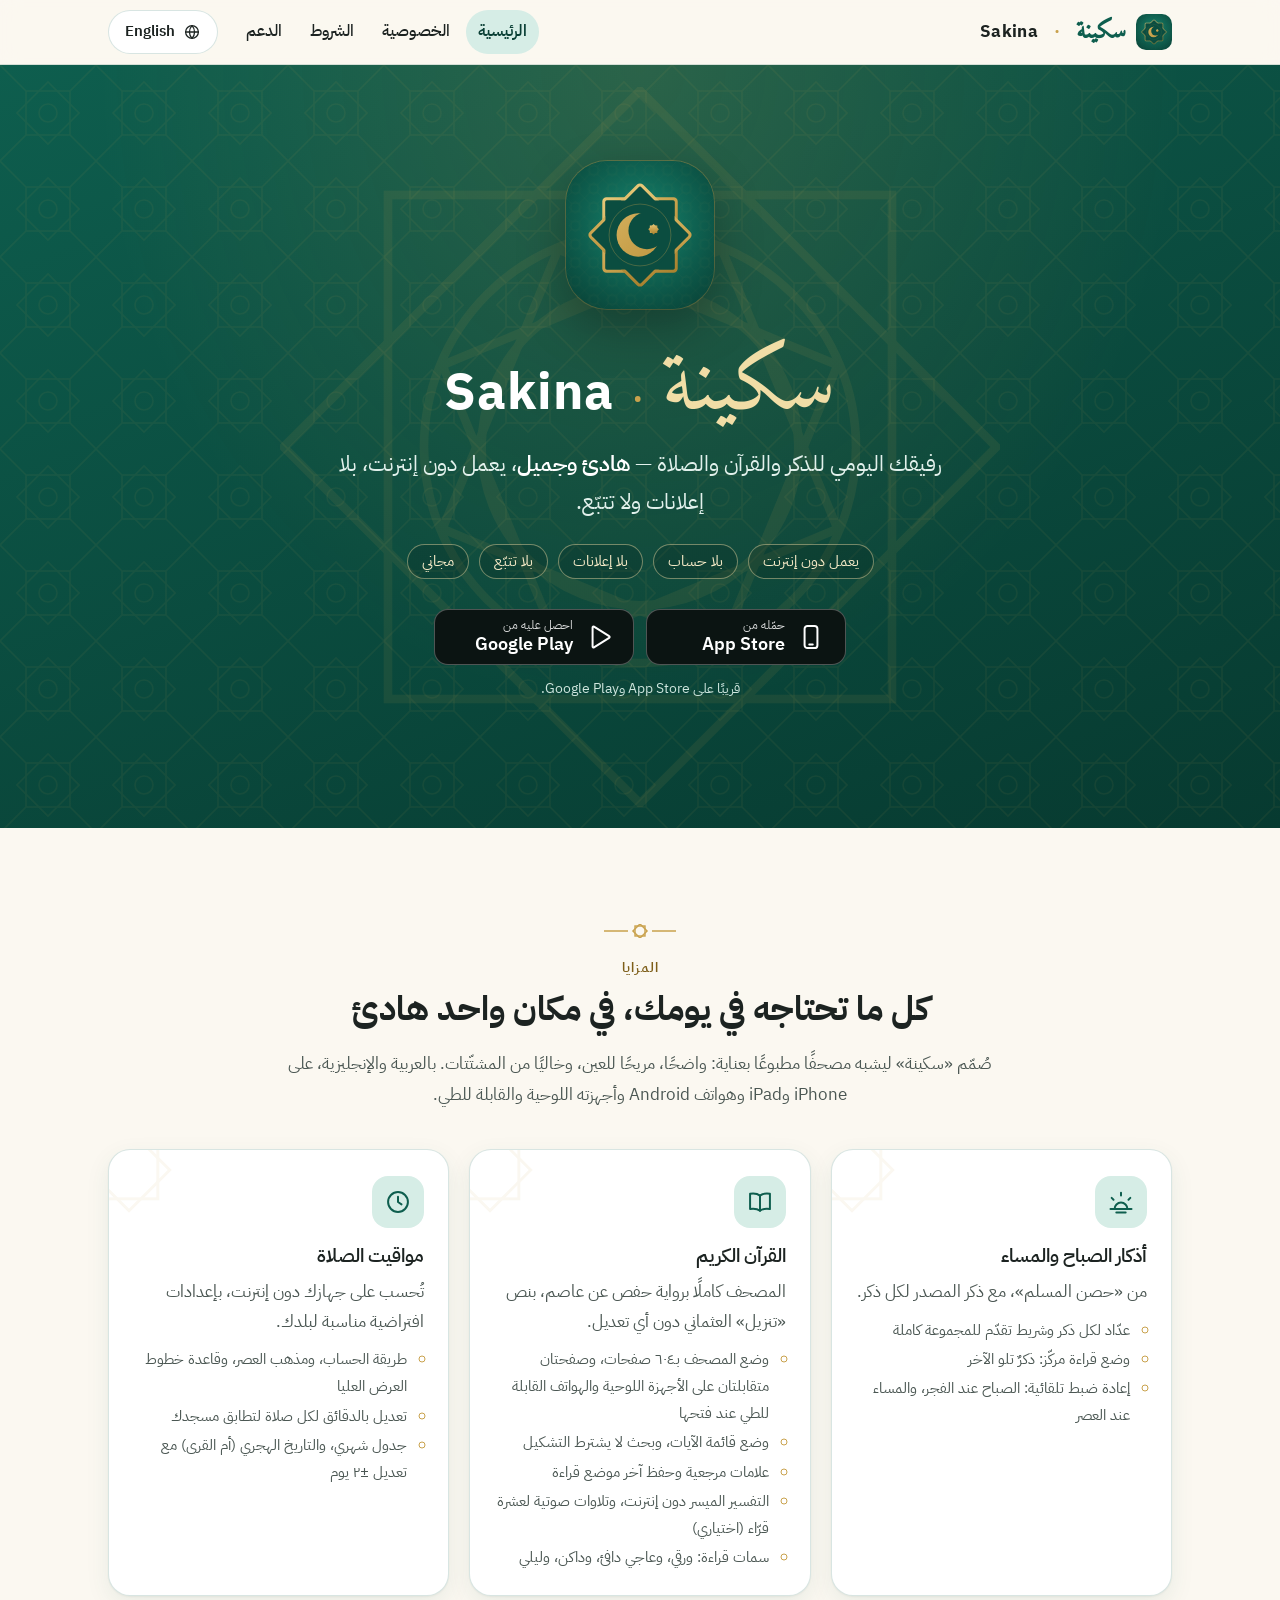
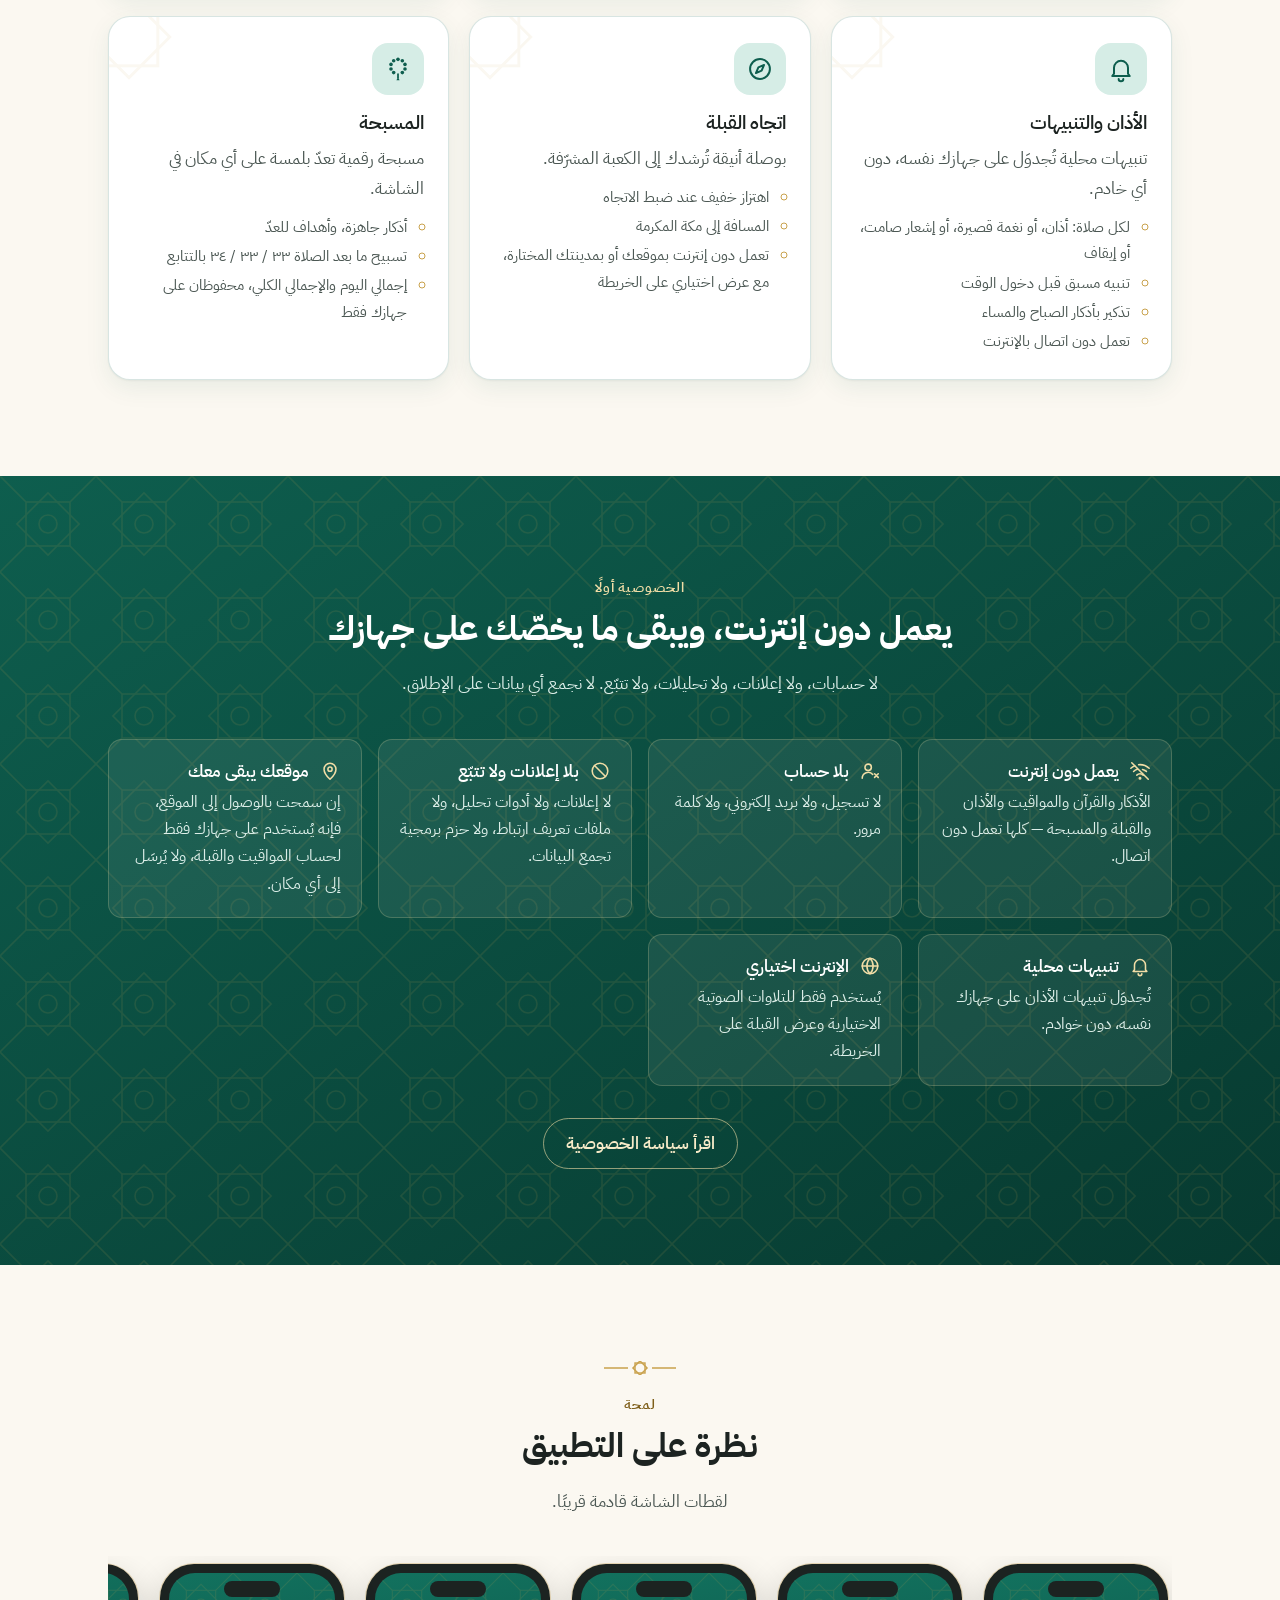
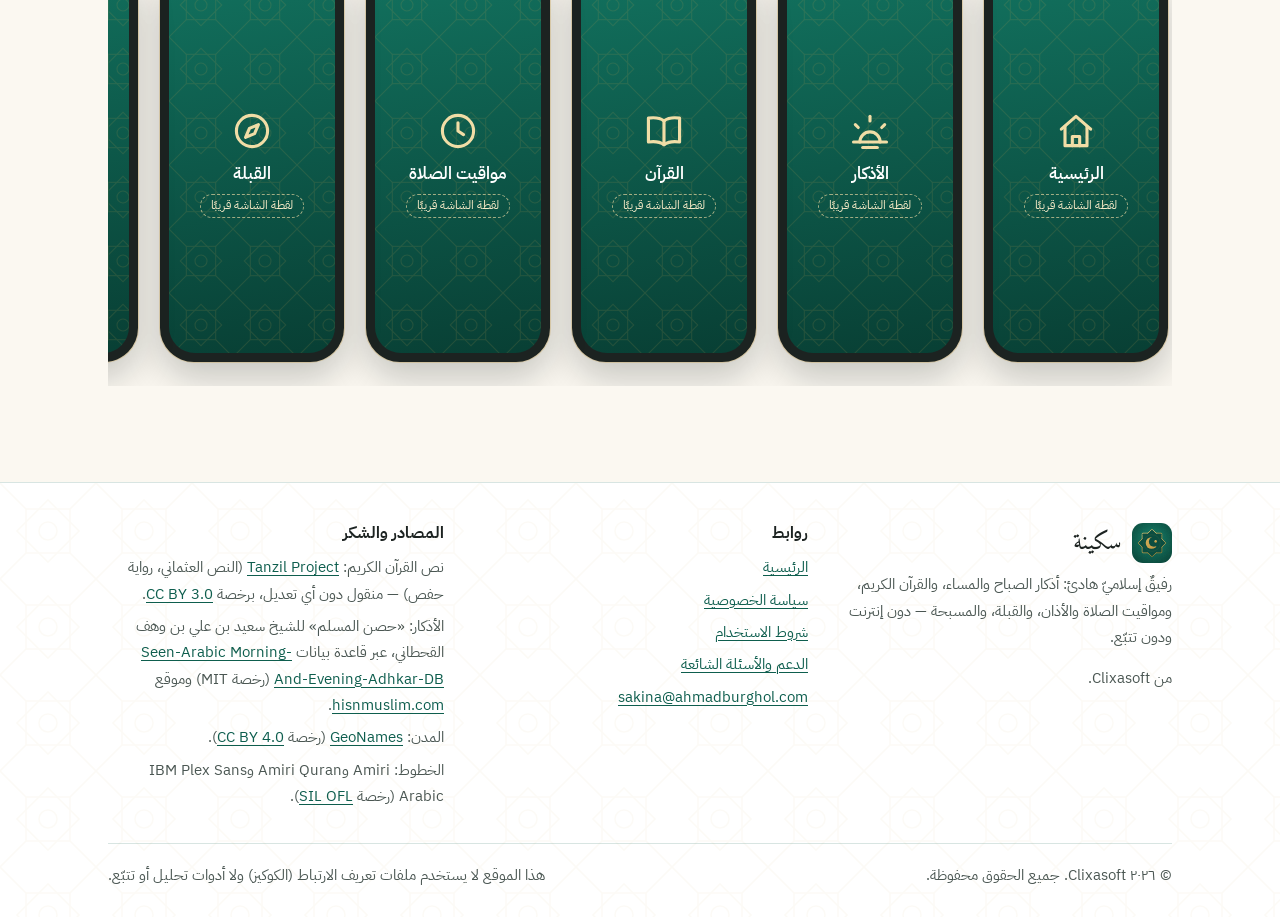
<file: index.html>
<!doctype html>
<html lang="ar" dir="rtl" data-title-ar="سكينة — أذكار وقرآن ومواقيت الصلاة" data-title-en="Sakina — Azkar, Quran &amp; Prayer Times">
<head>
  <meta charset="utf-8">
  <meta name="viewport" content="width=device-width, initial-scale=1, viewport-fit=cover">
  <title>سكينة — أذكار وقرآن ومواقيت الصلاة | Sakina — Azkar, Quran &amp; Prayer Times</title>
  <meta name="description" content="سكينة: أذكار الصباح والمساء، والقرآن الكريم، ومواقيت الصلاة والأذان، والقبلة، والمسبحة. يعمل دون إنترنت، بلا إعلانات ولا تتبّع — Sakina: Morning &amp; Evening Azkar, the full Quran, prayer times &amp; adhan, Qibla and Tasbih. Works offline, no ads, no tracking">
  <meta name="color-scheme" content="light dark">
  <meta name="theme-color" content="#0E5E4E" media="(prefers-color-scheme: light)">
  <meta name="theme-color" content="#0B1412" media="(prefers-color-scheme: dark)">
  <meta name="referrer" content="strict-origin-when-cross-origin">
  <link rel="canonical" href="https://sakina.ahmadburghol.com/">
  <link rel="alternate" hreflang="ar" href="https://sakina.ahmadburghol.com/">
  <link rel="alternate" hreflang="en" href="https://sakina.ahmadburghol.com/?lang=en">
  <link rel="alternate" hreflang="x-default" href="https://sakina.ahmadburghol.com/">
  <link rel="icon" href="assets/img/icon.svg" type="image/svg+xml">
  <link rel="icon" href="assets/img/favicon-32.png" sizes="32x32" type="image/png">
  <link rel="apple-touch-icon" href="assets/img/apple-touch-icon.png">
  <meta property="og:type" content="website">
  <meta property="og:site_name" content="سكينة | Sakina">
  <meta property="og:title" content="سكينة — أذكار وقرآن ومواقيت الصلاة | Sakina — Azkar, Quran &amp; Prayer Times">
  <meta property="og:description" content="سكينة: أذكار الصباح والمساء، والقرآن الكريم، ومواقيت الصلاة والأذان، والقبلة، والمسبحة. يعمل دون إنترنت، بلا إعلانات ولا تتبّع — Sakina: Morning &amp; Evening Azkar, the full Quran, prayer times &amp; adhan, Qibla and Tasbih. Works offline, no ads, no tracking">
  <meta property="og:url" content="https://sakina.ahmadburghol.com/">
  <meta property="og:image" content="https://sakina.ahmadburghol.com/assets/img/og-image.png">
  <meta property="og:image:width" content="1200">
  <meta property="og:image:height" content="630">
  <meta property="og:image:alt" content="سكينة · Sakina — Azkar · Quran · Prayer Times · Qibla · Tasbih">
  <meta property="og:locale" content="ar_AR">
  <meta property="og:locale:alternate" content="en_US">
  <meta name="twitter:card" content="summary_large_image">
  <link rel="stylesheet" href="assets/css/style.css">
  <script src="assets/js/lang.js"></script>
</head>
<body>
<svg xmlns="http://www.w3.org/2000/svg" style="display:none" aria-hidden="true" focusable="false">
  <symbol id="i-star8" viewBox="0 0 100 100"><g fill="none" stroke="currentColor" stroke-width="1.2"><rect x="15" y="15" width="70" height="70"/><rect x="15" y="15" width="70" height="70" transform="rotate(45 50 50)"/><circle cx="50" cy="50" r="30"/><circle cx="50" cy="50" r="22"/><rect x="29" y="29" width="42" height="42" transform="rotate(22.5 50 50)"/><rect x="29" y="29" width="42" height="42" transform="rotate(67.5 50 50)"/></g></symbol>
  <symbol id="i-ornament" viewBox="0 0 72 14"><g fill="none" stroke="currentColor" stroke-width="1.4"><path d="M0 7h24M48 7h24"/><rect x="31" y="2" width="10" height="10"/><rect x="31" y="2" width="10" height="10" transform="rotate(45 36 7)"/></g></symbol>
  <symbol id="i-azkar" viewBox="0 0 24 24"><g fill="none" stroke="currentColor" stroke-width="1.7" stroke-linecap="round" stroke-linejoin="round"><path d="M3 18h18"/><path d="M6.5 18a5.5 5.5 0 0 1 11 0"/><path d="M12 6.5V4"/><path d="M5.6 10.1 4 8.5"/><path d="M18.4 10.1 20 8.5"/><path d="M8 21h8"/></g></symbol>
  <symbol id="i-quran" viewBox="0 0 24 24"><g fill="none" stroke="currentColor" stroke-width="1.7" stroke-linecap="round" stroke-linejoin="round"><path d="M12 6.5C10 5 7 4.5 3.5 5v13c3.5-.5 6.5 0 8.5 1.5 2-1.5 5-2 8.5-1.5V5C17 4.5 14 5 12 6.5z"/><path d="M12 6.5v13"/></g></symbol>
  <symbol id="i-prayer" viewBox="0 0 24 24"><g fill="none" stroke="currentColor" stroke-width="1.7" stroke-linecap="round" stroke-linejoin="round"><circle cx="12" cy="12" r="8.5"/><path d="M12 7.5V12l3 2"/></g></symbol>
  <symbol id="i-adhan" viewBox="0 0 24 24"><g fill="none" stroke="currentColor" stroke-width="1.7" stroke-linecap="round" stroke-linejoin="round"><path d="M6 16v-5a6 6 0 0 1 12 0v5l1.5 2h-15z"/><path d="M10 20.5a2 2 0 0 0 4 0"/></g></symbol>
  <symbol id="i-qibla" viewBox="0 0 24 24"><g fill="none" stroke="currentColor" stroke-width="1.7" stroke-linecap="round" stroke-linejoin="round"><circle cx="12" cy="12" r="8.5"/><path d="M15.5 8.5l-2.1 4.9-4.9 2.1 2.1-4.9z"/></g></symbol>
  <symbol id="i-tasbih" viewBox="0 0 24 24"><g fill="currentColor"><circle cx="12.00" cy="3.70" r="1.55"/><circle cx="15.70" cy="4.90" r="1.55"/><circle cx="17.99" cy="8.05" r="1.55"/><circle cx="17.99" cy="11.95" r="1.55"/><circle cx="15.70" cy="15.10" r="1.55"/><circle cx="8.30" cy="15.10" r="1.55"/><circle cx="6.01" cy="11.95" r="1.55"/><circle cx="6.01" cy="8.05" r="1.55"/><circle cx="8.30" cy="4.90" r="1.55"/><path d="M12 16.3v3.2" stroke="currentColor" stroke-width="1.5" stroke-linecap="round"/><path d="M10.6 21.6 12 19.2l1.4 2.4z"/></g></symbol>
  <symbol id="i-home" viewBox="0 0 24 24"><g fill="none" stroke="currentColor" stroke-width="1.7" stroke-linecap="round" stroke-linejoin="round"><path d="M4 11 12 4l8 7"/><path d="M6 9.5V20h12V9.5"/><path d="M10 20v-5h4v5"/></g></symbol>
  <symbol id="i-offline" viewBox="0 0 24 24"><g fill="none" stroke="currentColor" stroke-width="1.7" stroke-linecap="round" stroke-linejoin="round"><path d="M3 3l18 18"/><path d="M8.5 16.5a5 5 0 0 1 7 0"/><path d="M5 12.5a10 10 0 0 1 4-2.3"/><path d="M14.7 10.3A10 10 0 0 1 19 12.5"/><path d="M2 9a15 15 0 0 1 4.3-2.6"/><path d="M10.5 5.1A15 15 0 0 1 22 9"/><circle cx="12" cy="20" r=".8" fill="currentColor"/></g></symbol>
  <symbol id="i-user" viewBox="0 0 24 24"><g fill="none" stroke="currentColor" stroke-width="1.7" stroke-linecap="round" stroke-linejoin="round"><circle cx="10" cy="8" r="3.5"/><path d="M3.5 20a6.5 6.5 0 0 1 11.5-4.2"/><path d="M17 15l4 4M21 15l-4 4"/></g></symbol>
  <symbol id="i-ban" viewBox="0 0 24 24"><g fill="none" stroke="currentColor" stroke-width="1.7" stroke-linecap="round"><circle cx="12" cy="12" r="8.5"/><path d="M6 6l12 12"/></g></symbol>
  <symbol id="i-pin" viewBox="0 0 24 24"><g fill="none" stroke="currentColor" stroke-width="1.7" stroke-linecap="round" stroke-linejoin="round"><path d="M12 21s-6.5-6-6.5-11a6.5 6.5 0 0 1 13 0c0 5-6.5 11-6.5 11z"/><circle cx="12" cy="10" r="2.3"/></g></symbol>
  <symbol id="i-bell" viewBox="0 0 24 24"><g fill="none" stroke="currentColor" stroke-width="1.7" stroke-linecap="round" stroke-linejoin="round"><path d="M6 16v-5a6 6 0 0 1 12 0v5l1.5 2h-15z"/><path d="M10 20.5a2 2 0 0 0 4 0"/></g></symbol>
  <symbol id="i-globe" viewBox="0 0 24 24"><g fill="none" stroke="currentColor" stroke-width="1.7" stroke-linecap="round" stroke-linejoin="round"><circle cx="12" cy="12" r="8.5"/><path d="M3.5 12h17"/><path d="M12 3.5c2.3 2.4 3.4 5.2 3.4 8.5s-1.1 6.1-3.4 8.5c-2.3-2.4-3.4-5.2-3.4-8.5S9.7 5.9 12 3.5z"/></g></symbol>
  <symbol id="i-phone" viewBox="0 0 24 24"><g fill="none" stroke="currentColor" stroke-width="1.7" stroke-linecap="round" stroke-linejoin="round"><rect x="6.5" y="2.5" width="11" height="19" rx="2.5"/><path d="M10.5 18.5h3"/></g></symbol>
  <symbol id="i-play" viewBox="0 0 24 24"><path fill="none" stroke="currentColor" stroke-width="1.7" stroke-linejoin="round" d="M6.5 3.8v16.4a.8.8 0 0 0 1.2.7l13-8.2a.8.8 0 0 0 0-1.4l-13-8.2a.8.8 0 0 0-1.2.7z"/></symbol>
  <symbol id="i-mail" viewBox="0 0 24 24"><g fill="none" stroke="currentColor" stroke-width="1.7" stroke-linecap="round" stroke-linejoin="round"><rect x="3" y="5" width="18" height="14" rx="2.5"/><path d="M3.5 6.5 12 13l8.5-6.5"/></g></symbol>
</svg>
<a class="skip-link" href="#main"><span class="i l-ar" lang="ar">تخطَّ إلى المحتوى</span><span class="i l-en" lang="en">Skip to content</span></a>
<header class="site-header">
  <div class="container header-inner">
    <a class="brand" href="https://sakina.ahmadburghol.com/" aria-label="سكينة | Sakina — الصفحة الرئيسية" data-aria-ar="سكينة | Sakina — الصفحة الرئيسية" data-aria-en="Sakina | سكينة — Home">
      <img src="assets/img/icon.svg" width="36" height="36" alt="">
      <span class="brand-ar" lang="ar">سكينة</span><span class="brand-sep" aria-hidden="true">·</span><span class="brand-en" lang="en">Sakina</span>
    </a>
    <nav class="site-nav" aria-label="القائمة الرئيسية" data-aria-ar="القائمة الرئيسية" data-aria-en="Main menu">
      <ul>
        <li><a href="https://sakina.ahmadburghol.com/" aria-current="page"><span class="i l-ar" lang="ar">الرئيسية</span><span class="i l-en" lang="en">Home</span></a></li>
        <li><a href="https://sakina.ahmadburghol.com/privacy.html"><span class="i l-ar" lang="ar">الخصوصية</span><span class="i l-en" lang="en">Privacy</span></a></li>
        <li><a href="https://sakina.ahmadburghol.com/terms.html"><span class="i l-ar" lang="ar">الشروط</span><span class="i l-en" lang="en">Terms</span></a></li>
        <li><a href="https://sakina.ahmadburghol.com/support.html"><span class="i l-ar" lang="ar">الدعم</span><span class="i l-en" lang="en">Support</span></a></li>
      </ul>
    </nav>
    <button type="button" class="lang-toggle" data-lang-toggle hidden><svg aria-hidden="true" focusable="false"><use href="#i-globe"/></svg><span data-lang-label lang="en">English</span></button>
  </div>
</header>
<main id="main" tabindex="-1">
  <section class="hero" aria-labelledby="hero-title">
    <div class="pattern" aria-hidden="true"></div>
    <svg class="hero-star" viewBox="0 0 100 100" aria-hidden="true" focusable="false"><use href="#i-star8"/></svg>
    <div class="container">
      <img class="hero-icon" src="assets/img/icon.svg" width="148" height="148" alt="">
      <h1 id="hero-title"><span class="name-ar" lang="ar">سكينة</span><span class="name-sep" aria-hidden="true">·</span><span class="name-en" lang="en">Sakina</span></h1>
      <div class="l-ar" lang="ar" dir="rtl">
        <p class="tagline">رفيقك اليومي للذكر والقرآن والصلاة — <strong>هادئ وجميل</strong>، يعمل دون إنترنت، بلا إعلانات ولا تتبّع.</p>
        <ul class="hero-points" aria-label="أبرز المزايا">
          <li>يعمل دون إنترنت</li><li>بلا حساب</li><li>بلا إعلانات</li><li>بلا تتبّع</li><li>مجاني</li>
        </ul>
      <div class="badges">
        <!-- TODO: replace href="#" with the real App Store URL and swap in Apple's official badge artwork once the app is live. -->
        <a class="badge" href="#" aria-label="حمّله من App Store (قريبًا)"><svg aria-hidden="true" focusable="false"><use href="#i-phone"/></svg><span><small>حمّله من</small><b lang="en" dir="ltr">App Store</b></span></a>
        <!-- TODO: replace href="#" with the real Google Play URL and swap in Google's official badge artwork once the app is live. -->
        <a class="badge" href="#" aria-label="احصل عليه من Google Play (قريبًا)"><svg aria-hidden="true" focusable="false"><use href="#i-play"/></svg><span><small>احصل عليه من</small><b lang="en" dir="ltr">Google Play</b></span></a>
      </div>
      <p class="badge-note">قريبًا على App Store وGoogle Play.</p>
      </div>
      <div class="l-en" lang="en" dir="ltr">
        <p class="tagline">Your daily companion for remembrance, Quran and prayer — <strong>calm and beautiful</strong>, offline, with no ads and no tracking.</p>
        <ul class="hero-points" aria-label="Highlights">
          <li>Works offline</li><li>No account</li><li>No ads</li><li>No tracking</li><li>Free</li>
        </ul>
      <div class="badges">
        <!-- TODO: replace href="#" with the real App Store URL and swap in Apple's official badge artwork once the app is live. -->
        <a class="badge" href="#" aria-label="Download on the App Store (coming soon)"><svg aria-hidden="true" focusable="false"><use href="#i-phone"/></svg><span><small>Download on the</small><b lang="en" dir="ltr">App Store</b></span></a>
        <!-- TODO: replace href="#" with the real Google Play URL and swap in Google's official badge artwork once the app is live. -->
        <a class="badge" href="#" aria-label="Get it on Google Play (coming soon)"><svg aria-hidden="true" focusable="false"><use href="#i-play"/></svg><span><small>Get it on</small><b lang="en" dir="ltr">Google Play</b></span></a>
      </div>
      <p class="badge-note">Coming soon to the App Store and Google Play.</p>
      </div>
    </div>
  </section>

  <section class="section l-ar" lang="ar" dir="rtl" aria-labelledby="features-ar" id="features">
    <div class="container">
      <div class="section-head">
        <svg class="ornament" viewBox="0 0 72 14" aria-hidden="true" focusable="false"><use href="#i-ornament"/></svg>
        <span class="eyebrow">المزايا</span>
        <h2 id="features-ar">كل ما تحتاجه في يومك، في مكان واحد هادئ</h2>
        <p>صُمّم «سكينة» ليشبه مصحفًا مطبوعًا بعناية: واضحًا، مريحًا للعين، وخاليًا من المشتّتات. بالعربية والإنجليزية، على iPhone وiPad وهواتف Android وأجهزته اللوحية والقابلة للطي.</p>
      </div>
      <ul class="features">
        <li class="card">
          <div class="card-icon"><svg aria-hidden="true" focusable="false"><use href="#i-azkar"/></svg></div>
          <h3>أذكار الصباح والمساء</h3>
          <p>من «حصن المسلم»، مع ذكر المصدر لكل ذكر.</p>
          <ul><li>عدّاد لكل ذكر وشريط تقدّم للمجموعة كاملة</li><li>وضع قراءة مركّز: ذكرٌ تلو الآخر</li><li>إعادة ضبط تلقائية: الصباح عند الفجر، والمساء عند العصر</li></ul>
        </li>
        <li class="card">
          <div class="card-icon"><svg aria-hidden="true" focusable="false"><use href="#i-quran"/></svg></div>
          <h3>القرآن الكريم</h3>
          <p>المصحف كاملًا برواية حفص عن عاصم، بنص «تنزيل» العثماني دون أي تعديل.</p>
          <ul><li>وضع المصحف بـ٦٠٤ صفحات، وصفحتان متقابلتان على الأجهزة اللوحية والهواتف القابلة للطي عند فتحها</li><li>وضع قائمة الآيات، وبحث لا يشترط التشكيل</li><li>علامات مرجعية وحفظ آخر موضع قراءة</li><li>التفسير الميسر دون إنترنت، وتلاوات صوتية لعشرة قرّاء (اختياري)</li><li>سمات قراءة: ورقي، وعاجي دافئ، وداكن، وليلي</li></ul>
        </li>
        <li class="card">
          <div class="card-icon"><svg aria-hidden="true" focusable="false"><use href="#i-prayer"/></svg></div>
          <h3>مواقيت الصلاة</h3>
          <p>تُحسب على جهازك دون إنترنت، بإعدادات افتراضية مناسبة لبلدك.</p>
          <ul><li>طريقة الحساب، ومذهب العصر، وقاعدة خطوط العرض العليا</li><li>تعديل بالدقائق لكل صلاة لتطابق مسجدك</li><li>جدول شهري، والتاريخ الهجري (أم القرى) مع تعديل ±٢ يوم</li></ul>
        </li>
        <li class="card">
          <div class="card-icon"><svg aria-hidden="true" focusable="false"><use href="#i-adhan"/></svg></div>
          <h3>الأذان والتنبيهات</h3>
          <p>تنبيهات محلية تُجدوَل على جهازك نفسه، دون أي خادم.</p>
          <ul><li>لكل صلاة: أذان، أو نغمة قصيرة، أو إشعار صامت، أو إيقاف</li><li>تنبيه مسبق قبل دخول الوقت</li><li>تذكير بأذكار الصباح والمساء</li><li>تعمل دون اتصال بالإنترنت</li></ul>
        </li>
        <li class="card">
          <div class="card-icon"><svg aria-hidden="true" focusable="false"><use href="#i-qibla"/></svg></div>
          <h3>اتجاه القبلة</h3>
          <p>بوصلة أنيقة تُرشدك إلى الكعبة المشرّفة.</p>
          <ul><li>اهتزاز خفيف عند ضبط الاتجاه</li><li>المسافة إلى مكة المكرمة</li><li>تعمل دون إنترنت بموقعك أو بمدينتك المختارة، مع عرض اختياري على الخريطة</li></ul>
        </li>
        <li class="card">
          <div class="card-icon"><svg aria-hidden="true" focusable="false"><use href="#i-tasbih"/></svg></div>
          <h3>المسبحة</h3>
          <p>مسبحة رقمية تعدّ بلمسة على أي مكان في الشاشة.</p>
          <ul><li>أذكار جاهزة، وأهداف للعدّ</li><li>تسبيح ما بعد الصلاة ٣٣ / ٣٣ / ٣٤ بالتتابع</li><li>إجمالي اليوم والإجمالي الكلي، محفوظان على جهازك فقط</li></ul>
        </li>
      </ul>
    </div>
  </section>
  <section class="section l-en" lang="en" dir="ltr" aria-labelledby="features-en">
    <div class="container">
      <div class="section-head">
        <svg class="ornament" viewBox="0 0 72 14" aria-hidden="true" focusable="false"><use href="#i-ornament"/></svg>
        <span class="eyebrow">Features</span>
        <h2 id="features-en">Everything for your day, in one calm place</h2>
        <p>Sakina is designed to feel like a beautifully printed mushaf: clear, easy on the eyes and free of distractions. In Arabic and English, on iPhone, iPad, and Android phones, tablets and foldables.</p>
      </div>
      <ul class="features">
        <li class="card">
          <div class="card-icon"><svg aria-hidden="true" focusable="false"><use href="#i-azkar"/></svg></div>
          <h3>Morning &amp; Evening Azkar</h3>
          <p>From <i>Hisn al-Muslim</i>, with the source shown for every zikr.</p>
          <ul><li>A counter for each zikr and progress for the whole set</li><li>Focused reading mode, one zikr at a time</li><li>Resets automatically: morning at Fajr, evening at Asr</li></ul>
        </li>
        <li class="card">
          <div class="card-icon"><svg aria-hidden="true" focusable="false"><use href="#i-quran"/></svg></div>
          <h3>The Holy Quran</h3>
          <p>The complete Mushaf (Hafs ‘an ‘Asim) using the Tanzil Uthmani text, unmodified.</p>
          <ul><li>604-page mushaf mode, with two facing pages on tablets and unfolded foldables</li><li>Ayah list mode and search that ignores tashkeel</li><li>Bookmarks, last-read position and Tafsir Al-Muyassar (offline)</li><li>Optional recitation audio from 10 reciters</li><li>Reading themes: paper, sepia, dark and night</li></ul>
        </li>
        <li class="card">
          <div class="card-icon"><svg aria-hidden="true" focusable="false"><use href="#i-prayer"/></svg></div>
          <h3>Prayer Times</h3>
          <p>Calculated on your device, offline, with sensible defaults for your country.</p>
          <ul><li>Calculation method, Asr madhab and high-latitude rule</li><li>Per-prayer minute offsets to match your mosque</li><li>Monthly timetable and Hijri date (Umm al-Qura) with ±2-day adjustment</li></ul>
        </li>
        <li class="card">
          <div class="card-icon"><svg aria-hidden="true" focusable="false"><use href="#i-adhan"/></svg></div>
          <h3>Adhan &amp; Alerts</h3>
          <p>Local notifications scheduled on the device itself — no server involved.</p>
          <ul><li>Per prayer: adhan, short beep, silent notification or off</li><li>Optional pre-alert before each prayer</li><li>Morning &amp; evening azkar reminders</li><li>Works without an internet connection</li></ul>
        </li>
        <li class="card">
          <div class="card-icon"><svg aria-hidden="true" focusable="false"><use href="#i-qibla"/></svg></div>
          <h3>Qibla</h3>
          <p>An elegant compass that points you towards the Kaaba.</p>
          <ul><li>Gentle haptic when you are aligned</li><li>Distance to Makkah</li><li>Works offline with your location or chosen city; optional map view</li></ul>
        </li>
        <li class="card">
          <div class="card-icon"><svg aria-hidden="true" focusable="false"><use href="#i-tasbih"/></svg></div>
          <h3>Tasbih</h3>
          <p>A digital tasbih — tap anywhere on the screen to count.</p>
          <ul><li>Ready-made adhkar and counting targets</li><li>After-prayer sequence 33 / 33 / 34</li><li>Today’s and all-time totals, kept only on your device</li></ul>
        </li>
      </ul>
    </div>
  </section>

  <section class="section private on-dark l-ar" lang="ar" dir="rtl" aria-labelledby="private-ar" id="private">
    <div class="pattern" aria-hidden="true"></div>
    <div class="container">
      <div class="section-head">
        <span class="eyebrow">الخصوصية أولًا</span>
        <h2 id="private-ar">يعمل دون إنترنت، ويبقى ما يخصّك على جهازك</h2>
        <p>لا حسابات، ولا إعلانات، ولا تحليلات، ولا تتبّع. لا نجمع أي بيانات على الإطلاق.</p>
      </div>
      <ul class="private-grid">
        <li><h3><svg aria-hidden="true" focusable="false"><use href="#i-offline"/></svg>يعمل دون إنترنت</h3><p>الأذكار والقرآن والمواقيت والأذان والقبلة والمسبحة — كلها تعمل دون اتصال.</p></li>
        <li><h3><svg aria-hidden="true" focusable="false"><use href="#i-user"/></svg>بلا حساب</h3><p>لا تسجيل، ولا بريد إلكتروني، ولا كلمة مرور.</p></li>
        <li><h3><svg aria-hidden="true" focusable="false"><use href="#i-ban"/></svg>بلا إعلانات ولا تتبّع</h3><p>لا إعلانات، ولا أدوات تحليل، ولا ملفات تعريف ارتباط، ولا حزم برمجية تجمع البيانات.</p></li>
        <li><h3><svg aria-hidden="true" focusable="false"><use href="#i-pin"/></svg>موقعك يبقى معك</h3><p>إن سمحت بالوصول إلى الموقع، فإنه يُستخدم على جهازك فقط لحساب المواقيت والقبلة، ولا يُرسَل إلى أي مكان.</p></li>
        <li><h3><svg aria-hidden="true" focusable="false"><use href="#i-bell"/></svg>تنبيهات محلية</h3><p>تُجدوَل تنبيهات الأذان على جهازك نفسه، دون خوادم.</p></li>
        <li><h3><svg aria-hidden="true" focusable="false"><use href="#i-globe"/></svg>الإنترنت اختياري</h3><p>يُستخدم فقط للتلاوات الصوتية الاختيارية وعرض القبلة على الخريطة.</p></li>
      </ul>
      <p class="private-cta"><a class="btn btn-ghost" href="https://sakina.ahmadburghol.com/privacy.html">اقرأ سياسة الخصوصية</a></p>
    </div>
  </section>
  <section class="section private on-dark l-en" lang="en" dir="ltr" aria-labelledby="private-en">
    <div class="pattern" aria-hidden="true"></div>
    <div class="container">
      <div class="section-head">
        <span class="eyebrow">Private by design</span>
        <h2 id="private-en">Works offline. What’s yours stays on your device.</h2>
        <p>No accounts, no ads, no analytics, no tracking. We collect no data at all.</p>
      </div>
      <ul class="private-grid">
        <li><h3><svg aria-hidden="true" focusable="false"><use href="#i-offline"/></svg>Works offline</h3><p>Azkar, Quran, prayer times, adhan, Qibla and Tasbih all work without a connection.</p></li>
        <li><h3><svg aria-hidden="true" focusable="false"><use href="#i-user"/></svg>No account</h3><p>No sign-up, no email, no password.</p></li>
        <li><h3><svg aria-hidden="true" focusable="false"><use href="#i-ban"/></svg>No ads, no tracking</h3><p>No ads, no analytics, no cookies and no data-collecting SDKs.</p></li>
        <li><h3><svg aria-hidden="true" focusable="false"><use href="#i-pin"/></svg>Your location stays with you</h3><p>If you allow location, it is used only on your device for prayer times and Qibla — never sent anywhere.</p></li>
        <li><h3><svg aria-hidden="true" focusable="false"><use href="#i-bell"/></svg>Local notifications</h3><p>Adhan alerts are scheduled on the device itself, with no servers.</p></li>
        <li><h3><svg aria-hidden="true" focusable="false"><use href="#i-globe"/></svg>Internet is optional</h3><p>Used only for optional Quran audio and the optional Qibla map view.</p></li>
      </ul>
      <p class="private-cta"><a class="btn btn-ghost" href="https://sakina.ahmadburghol.com/privacy.html">Read the Privacy Policy</a></p>
    </div>
  </section>

  <section class="section l-ar" lang="ar" dir="rtl" aria-labelledby="shots-ar" id="screenshots">
    <div class="container">
      <div class="section-head">
        <svg class="ornament" viewBox="0 0 72 14" aria-hidden="true" focusable="false"><use href="#i-ornament"/></svg>
        <span class="eyebrow">لمحة</span>
        <h2 id="shots-ar">نظرة على التطبيق</h2>
        <p>لقطات الشاشة قادمة قريبًا.</p>
      </div>
      <ul class="shots" tabindex="0" aria-label="لقطات الشاشة (قريبًا)">
        <li><div class="phone"><div class="phone-screen"><div class="pattern" aria-hidden="true"></div><svg aria-hidden="true" focusable="false"><use href="#i-home"/></svg><span class="phone-title">الرئيسية</span><span class="phone-soon">لقطة الشاشة قريبًا</span></div></div></li>
        <li><div class="phone"><div class="phone-screen"><div class="pattern" aria-hidden="true"></div><svg aria-hidden="true" focusable="false"><use href="#i-azkar"/></svg><span class="phone-title">الأذكار</span><span class="phone-soon">لقطة الشاشة قريبًا</span></div></div></li>
        <li><div class="phone"><div class="phone-screen"><div class="pattern" aria-hidden="true"></div><svg aria-hidden="true" focusable="false"><use href="#i-quran"/></svg><span class="phone-title">القرآن</span><span class="phone-soon">لقطة الشاشة قريبًا</span></div></div></li>
        <li><div class="phone"><div class="phone-screen"><div class="pattern" aria-hidden="true"></div><svg aria-hidden="true" focusable="false"><use href="#i-prayer"/></svg><span class="phone-title">مواقيت الصلاة</span><span class="phone-soon">لقطة الشاشة قريبًا</span></div></div></li>
        <li><div class="phone"><div class="phone-screen"><div class="pattern" aria-hidden="true"></div><svg aria-hidden="true" focusable="false"><use href="#i-qibla"/></svg><span class="phone-title">القبلة</span><span class="phone-soon">لقطة الشاشة قريبًا</span></div></div></li>
        <li><div class="phone"><div class="phone-screen"><div class="pattern" aria-hidden="true"></div><svg aria-hidden="true" focusable="false"><use href="#i-tasbih"/></svg><span class="phone-title">المسبحة</span><span class="phone-soon">لقطة الشاشة قريبًا</span></div></div></li>
      </ul>
    </div>
  </section>
  <section class="section l-en" lang="en" dir="ltr" aria-labelledby="shots-en">
    <div class="container">
      <div class="section-head">
        <svg class="ornament" viewBox="0 0 72 14" aria-hidden="true" focusable="false"><use href="#i-ornament"/></svg>
        <span class="eyebrow">A glimpse</span>
        <h2 id="shots-en">A look inside</h2>
        <p>Screenshots are coming soon.</p>
      </div>
      <ul class="shots" tabindex="0" aria-label="Screenshots (coming soon)">
        <li><div class="phone"><div class="phone-screen"><div class="pattern" aria-hidden="true"></div><svg aria-hidden="true" focusable="false"><use href="#i-home"/></svg><span class="phone-title">Home</span><span class="phone-soon">Screenshot coming soon</span></div></div></li>
        <li><div class="phone"><div class="phone-screen"><div class="pattern" aria-hidden="true"></div><svg aria-hidden="true" focusable="false"><use href="#i-azkar"/></svg><span class="phone-title">Azkar</span><span class="phone-soon">Screenshot coming soon</span></div></div></li>
        <li><div class="phone"><div class="phone-screen"><div class="pattern" aria-hidden="true"></div><svg aria-hidden="true" focusable="false"><use href="#i-quran"/></svg><span class="phone-title">Quran</span><span class="phone-soon">Screenshot coming soon</span></div></div></li>
        <li><div class="phone"><div class="phone-screen"><div class="pattern" aria-hidden="true"></div><svg aria-hidden="true" focusable="false"><use href="#i-prayer"/></svg><span class="phone-title">Prayer times</span><span class="phone-soon">Screenshot coming soon</span></div></div></li>
        <li><div class="phone"><div class="phone-screen"><div class="pattern" aria-hidden="true"></div><svg aria-hidden="true" focusable="false"><use href="#i-qibla"/></svg><span class="phone-title">Qibla</span><span class="phone-soon">Screenshot coming soon</span></div></div></li>
        <li><div class="phone"><div class="phone-screen"><div class="pattern" aria-hidden="true"></div><svg aria-hidden="true" focusable="false"><use href="#i-tasbih"/></svg><span class="phone-title">Tasbih</span><span class="phone-soon">Screenshot coming soon</span></div></div></li>
      </ul>
    </div>
  </section>
</main>
<footer class="site-footer">
  <div class="pattern" aria-hidden="true"></div>
  <div class="container">
    <div class="l-ar" lang="ar" dir="rtl">
      <div class="footer-grid">
        <div>
          <div class="footer-brand"><img src="assets/img/icon.svg" width="40" height="40" alt=""><span>سكينة</span></div>
          <p>رفيقٌ إسلاميّ هادئ: أذكار الصباح والمساء، والقرآن الكريم، ومواقيت الصلاة والأذان، والقبلة، والمسبحة — دون إنترنت ودون تتبّع.</p>
          <p>من <span lang="en" dir="ltr">Clixasoft</span>.</p>
        </div>
        <nav aria-label="روابط الموقع">
          <h2>روابط</h2>
          <ul>
            <li><a href="https://sakina.ahmadburghol.com/">الرئيسية</a></li>
            <li><a href="https://sakina.ahmadburghol.com/privacy.html">سياسة الخصوصية</a></li>
            <li><a href="https://sakina.ahmadburghol.com/terms.html">شروط الاستخدام</a></li>
            <li><a href="https://sakina.ahmadburghol.com/support.html">الدعم والأسئلة الشائعة</a></li>
            <li><a href="mailto:sakina@ahmadburghol.com?subject=Sakina%20Support" class="ltr">sakina@ahmadburghol.com</a></li>
          </ul>
        </nav>
        <div>
          <h2>المصادر والشكر</h2>
          <ul>
            <li>نص القرآن الكريم: <a href="https://tanzil.net/" lang="en" dir="ltr">Tanzil Project</a> (النص العثماني، رواية حفص) — منقول دون أي تعديل، برخصة <a href="https://creativecommons.org/licenses/by/3.0/" lang="en" dir="ltr">CC BY 3.0</a>.</li>
            <li>الأذكار: «حصن المسلم» للشيخ سعيد بن علي بن وهف القحطاني، عبر قاعدة بيانات <a href="https://github.com/Seen-Arabic/Morning-And-Evening-Adhkar-DB" lang="en" dir="ltr">Seen-Arabic Morning-And-Evening-Adhkar-DB</a> (رخصة MIT) وموقع <a href="https://www.hisnmuslim.com/" lang="en" dir="ltr">hisnmuslim.com</a>.</li>
            <li>المدن: <a href="https://www.geonames.org/" lang="en" dir="ltr">GeoNames</a> (رخصة <a href="https://creativecommons.org/licenses/by/4.0/" lang="en" dir="ltr">CC BY 4.0</a>).</li>
            <li>الخطوط: Amiri وAmiri Quran وIBM Plex Sans Arabic (رخصة <a href="https://openfontlicense.org/" lang="en" dir="ltr">SIL OFL</a>).</li>
          </ul>
        </div>
      </div>
      <div class="footer-bottom">
        <p>© ٢٠٢٦ <span lang="en" dir="ltr">Clixasoft</span>. جميع الحقوق محفوظة.</p>
        <p>هذا الموقع لا يستخدم ملفات تعريف الارتباط (الكوكيز) ولا أدوات تحليل أو تتبّع.</p>
      </div>
    </div>
    <div class="l-en" lang="en" dir="ltr">
      <div class="footer-grid">
        <div>
          <div class="footer-brand"><img src="assets/img/icon.svg" width="40" height="40" alt=""><span lang="ar">سكينة</span></div>
          <p>A calm Islamic companion: Morning &amp; Evening Azkar, the Holy Quran, prayer times &amp; adhan, Qibla and Tasbih — offline and tracking-free.</p>
          <p>By Clixasoft.</p>
        </div>
        <nav aria-label="Site links">
          <h2>Links</h2>
          <ul>
            <li><a href="https://sakina.ahmadburghol.com/">Home</a></li>
            <li><a href="https://sakina.ahmadburghol.com/privacy.html">Privacy Policy</a></li>
            <li><a href="https://sakina.ahmadburghol.com/terms.html">Terms of Use</a></li>
            <li><a href="https://sakina.ahmadburghol.com/support.html">Support &amp; FAQ</a></li>
            <li><a href="mailto:sakina@ahmadburghol.com?subject=Sakina%20Support">sakina@ahmadburghol.com</a></li>
          </ul>
        </nav>
        <div>
          <h2>Sources &amp; credits</h2>
          <ul>
            <li>Quran text: <a href="https://tanzil.net/">Tanzil Project</a> (Uthmani text, Hafs) — reproduced verbatim under <a href="https://creativecommons.org/licenses/by/3.0/">CC BY 3.0</a>.</li>
            <li>Azkar: <i>Hisn al-Muslim</i> by Sa'id bin Ali bin Wahf Al-Qahtani, via the <a href="https://github.com/Seen-Arabic/Morning-And-Evening-Adhkar-DB">Seen-Arabic Morning-And-Evening-Adhkar-DB</a> (MIT) and <a href="https://www.hisnmuslim.com/">hisnmuslim.com</a>.</li>
            <li>Cities: <a href="https://www.geonames.org/">GeoNames</a> (<a href="https://creativecommons.org/licenses/by/4.0/">CC BY 4.0</a>).</li>
            <li>Fonts: Amiri, Amiri Quran and IBM Plex Sans Arabic (<a href="https://openfontlicense.org/">SIL OFL</a>).</li>
          </ul>
        </div>
      </div>
      <div class="footer-bottom">
        <p>© 2026 Clixasoft. All rights reserved.</p>
        <p>This website uses no cookies, analytics or trackers.</p>
      </div>
    </div>
  </div>
</footer>
</body>
</html>
</file>
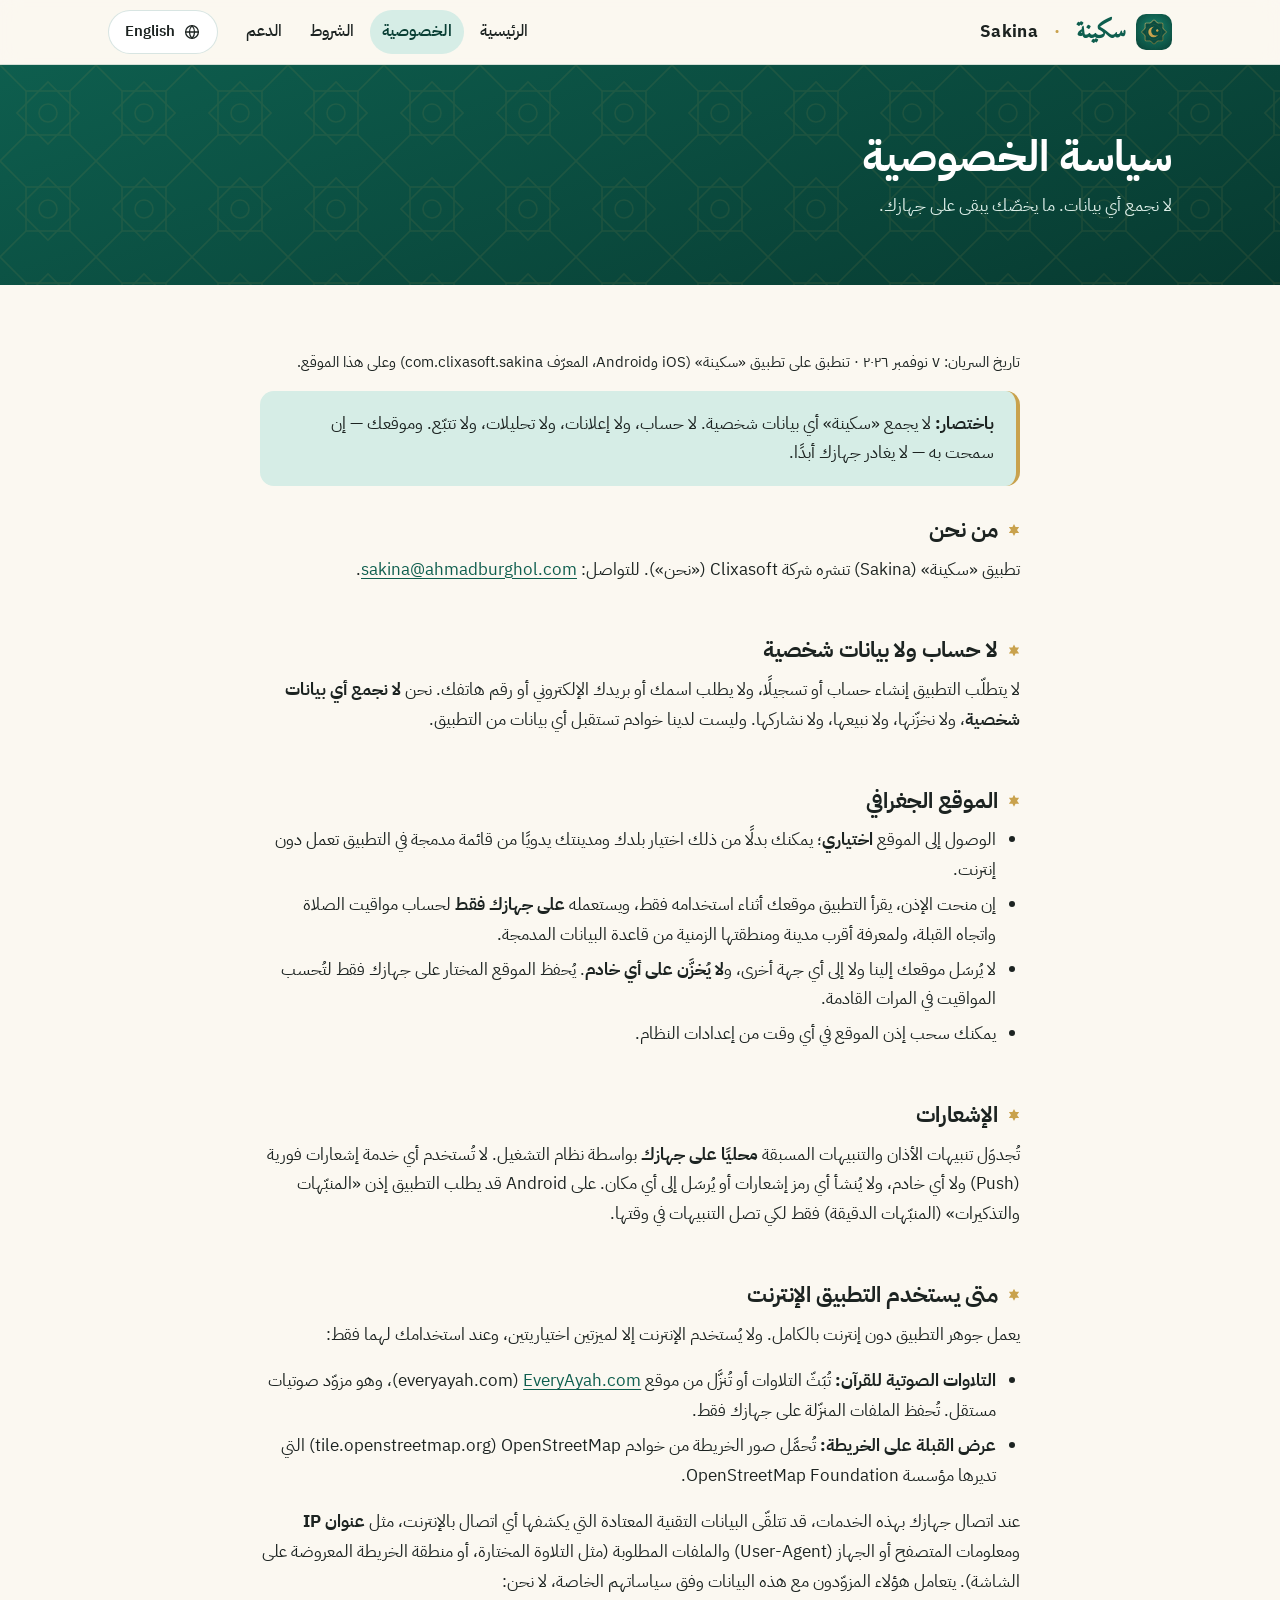
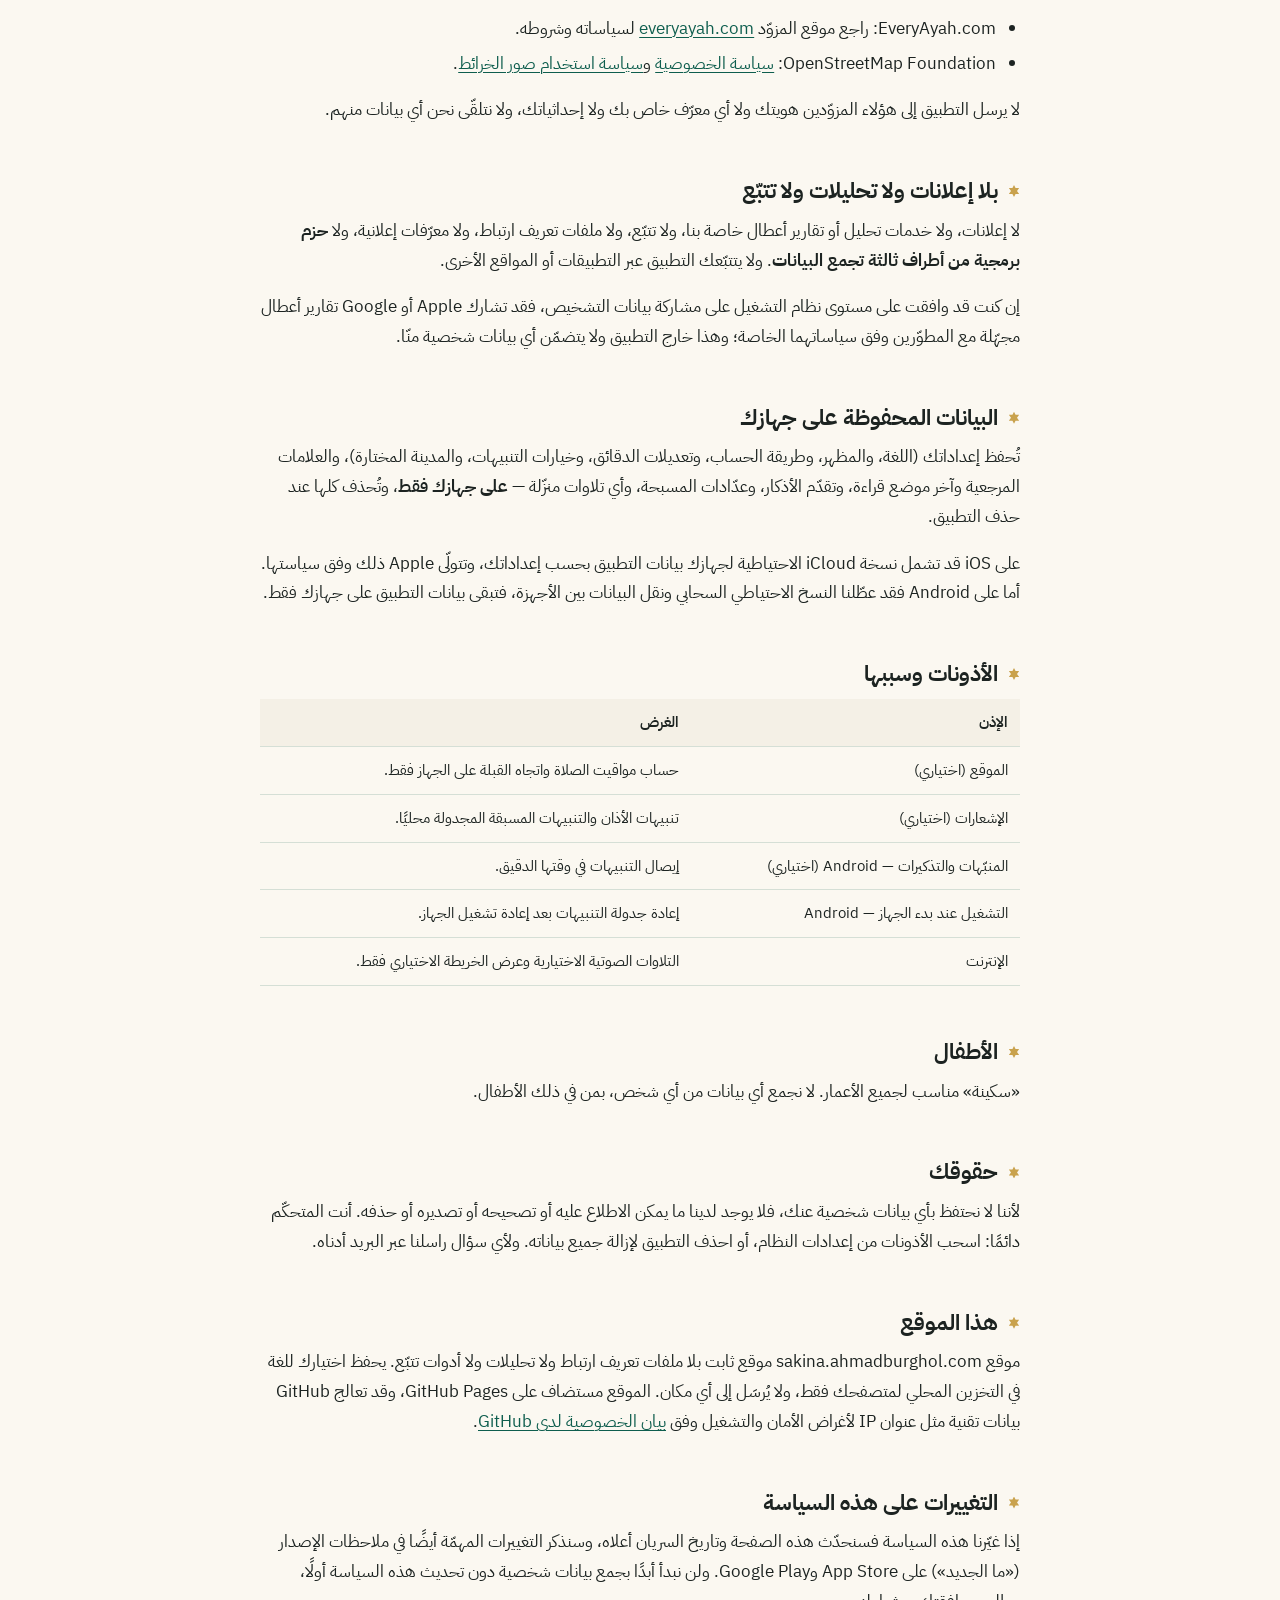
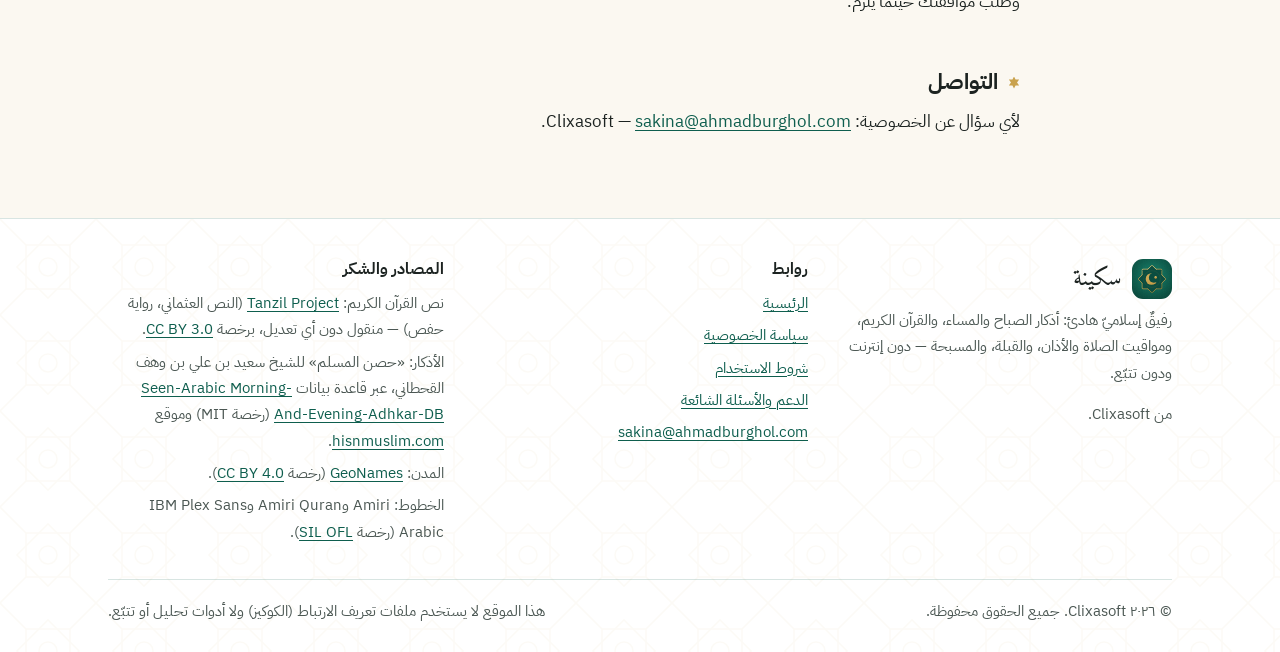
<file: privacy.html>
<!doctype html>
<html lang="ar" dir="rtl" data-title-ar="سياسة الخصوصية — سكينة" data-title-en="Privacy Policy — Sakina">
<head>
  <meta charset="utf-8">
  <meta name="viewport" content="width=device-width, initial-scale=1, viewport-fit=cover">
  <title>سياسة الخصوصية — سكينة | Privacy Policy — Sakina</title>
  <meta name="description" content="سياسة خصوصية تطبيق سكينة: لا نجمع أي بيانات شخصية، والموقع يُستخدم على الجهاز فقط — Sakina privacy policy: no personal data collected; location is used on-device only">
  <meta name="color-scheme" content="light dark">
  <meta name="theme-color" content="#0E5E4E" media="(prefers-color-scheme: light)">
  <meta name="theme-color" content="#0B1412" media="(prefers-color-scheme: dark)">
  <meta name="referrer" content="strict-origin-when-cross-origin">
  <link rel="canonical" href="https://sakina.ahmadburghol.com/privacy.html">
  <link rel="alternate" hreflang="ar" href="https://sakina.ahmadburghol.com/privacy.html">
  <link rel="alternate" hreflang="en" href="https://sakina.ahmadburghol.com/privacy.html?lang=en">
  <link rel="alternate" hreflang="x-default" href="https://sakina.ahmadburghol.com/privacy.html">
  <link rel="icon" href="assets/img/icon.svg" type="image/svg+xml">
  <link rel="icon" href="assets/img/favicon-32.png" sizes="32x32" type="image/png">
  <link rel="apple-touch-icon" href="assets/img/apple-touch-icon.png">
  <meta property="og:type" content="website">
  <meta property="og:site_name" content="سكينة | Sakina">
  <meta property="og:title" content="سياسة الخصوصية — سكينة | Privacy Policy — Sakina">
  <meta property="og:description" content="سياسة خصوصية تطبيق سكينة: لا نجمع أي بيانات شخصية، والموقع يُستخدم على الجهاز فقط — Sakina privacy policy: no personal data collected; location is used on-device only">
  <meta property="og:url" content="https://sakina.ahmadburghol.com/privacy.html">
  <meta property="og:image" content="https://sakina.ahmadburghol.com/assets/img/og-image.png">
  <meta property="og:image:width" content="1200">
  <meta property="og:image:height" content="630">
  <meta property="og:image:alt" content="سكينة · Sakina — Azkar · Quran · Prayer Times · Qibla · Tasbih">
  <meta property="og:locale" content="ar_AR">
  <meta property="og:locale:alternate" content="en_US">
  <meta name="twitter:card" content="summary_large_image">
  <link rel="stylesheet" href="assets/css/style.css">
  <script src="assets/js/lang.js"></script>
</head>
<body>
<svg xmlns="http://www.w3.org/2000/svg" style="display:none" aria-hidden="true" focusable="false">
  <symbol id="i-star8" viewBox="0 0 100 100"><g fill="none" stroke="currentColor" stroke-width="1.2"><rect x="15" y="15" width="70" height="70"/><rect x="15" y="15" width="70" height="70" transform="rotate(45 50 50)"/><circle cx="50" cy="50" r="30"/><circle cx="50" cy="50" r="22"/><rect x="29" y="29" width="42" height="42" transform="rotate(22.5 50 50)"/><rect x="29" y="29" width="42" height="42" transform="rotate(67.5 50 50)"/></g></symbol>
  <symbol id="i-ornament" viewBox="0 0 72 14"><g fill="none" stroke="currentColor" stroke-width="1.4"><path d="M0 7h24M48 7h24"/><rect x="31" y="2" width="10" height="10"/><rect x="31" y="2" width="10" height="10" transform="rotate(45 36 7)"/></g></symbol>
  <symbol id="i-azkar" viewBox="0 0 24 24"><g fill="none" stroke="currentColor" stroke-width="1.7" stroke-linecap="round" stroke-linejoin="round"><path d="M3 18h18"/><path d="M6.5 18a5.5 5.5 0 0 1 11 0"/><path d="M12 6.5V4"/><path d="M5.6 10.1 4 8.5"/><path d="M18.4 10.1 20 8.5"/><path d="M8 21h8"/></g></symbol>
  <symbol id="i-quran" viewBox="0 0 24 24"><g fill="none" stroke="currentColor" stroke-width="1.7" stroke-linecap="round" stroke-linejoin="round"><path d="M12 6.5C10 5 7 4.5 3.5 5v13c3.5-.5 6.5 0 8.5 1.5 2-1.5 5-2 8.5-1.5V5C17 4.5 14 5 12 6.5z"/><path d="M12 6.5v13"/></g></symbol>
  <symbol id="i-prayer" viewBox="0 0 24 24"><g fill="none" stroke="currentColor" stroke-width="1.7" stroke-linecap="round" stroke-linejoin="round"><circle cx="12" cy="12" r="8.5"/><path d="M12 7.5V12l3 2"/></g></symbol>
  <symbol id="i-adhan" viewBox="0 0 24 24"><g fill="none" stroke="currentColor" stroke-width="1.7" stroke-linecap="round" stroke-linejoin="round"><path d="M6 16v-5a6 6 0 0 1 12 0v5l1.5 2h-15z"/><path d="M10 20.5a2 2 0 0 0 4 0"/></g></symbol>
  <symbol id="i-qibla" viewBox="0 0 24 24"><g fill="none" stroke="currentColor" stroke-width="1.7" stroke-linecap="round" stroke-linejoin="round"><circle cx="12" cy="12" r="8.5"/><path d="M15.5 8.5l-2.1 4.9-4.9 2.1 2.1-4.9z"/></g></symbol>
  <symbol id="i-tasbih" viewBox="0 0 24 24"><g fill="currentColor"><circle cx="12.00" cy="3.70" r="1.55"/><circle cx="15.70" cy="4.90" r="1.55"/><circle cx="17.99" cy="8.05" r="1.55"/><circle cx="17.99" cy="11.95" r="1.55"/><circle cx="15.70" cy="15.10" r="1.55"/><circle cx="8.30" cy="15.10" r="1.55"/><circle cx="6.01" cy="11.95" r="1.55"/><circle cx="6.01" cy="8.05" r="1.55"/><circle cx="8.30" cy="4.90" r="1.55"/><path d="M12 16.3v3.2" stroke="currentColor" stroke-width="1.5" stroke-linecap="round"/><path d="M10.6 21.6 12 19.2l1.4 2.4z"/></g></symbol>
  <symbol id="i-home" viewBox="0 0 24 24"><g fill="none" stroke="currentColor" stroke-width="1.7" stroke-linecap="round" stroke-linejoin="round"><path d="M4 11 12 4l8 7"/><path d="M6 9.5V20h12V9.5"/><path d="M10 20v-5h4v5"/></g></symbol>
  <symbol id="i-offline" viewBox="0 0 24 24"><g fill="none" stroke="currentColor" stroke-width="1.7" stroke-linecap="round" stroke-linejoin="round"><path d="M3 3l18 18"/><path d="M8.5 16.5a5 5 0 0 1 7 0"/><path d="M5 12.5a10 10 0 0 1 4-2.3"/><path d="M14.7 10.3A10 10 0 0 1 19 12.5"/><path d="M2 9a15 15 0 0 1 4.3-2.6"/><path d="M10.5 5.1A15 15 0 0 1 22 9"/><circle cx="12" cy="20" r=".8" fill="currentColor"/></g></symbol>
  <symbol id="i-user" viewBox="0 0 24 24"><g fill="none" stroke="currentColor" stroke-width="1.7" stroke-linecap="round" stroke-linejoin="round"><circle cx="10" cy="8" r="3.5"/><path d="M3.5 20a6.5 6.5 0 0 1 11.5-4.2"/><path d="M17 15l4 4M21 15l-4 4"/></g></symbol>
  <symbol id="i-ban" viewBox="0 0 24 24"><g fill="none" stroke="currentColor" stroke-width="1.7" stroke-linecap="round"><circle cx="12" cy="12" r="8.5"/><path d="M6 6l12 12"/></g></symbol>
  <symbol id="i-pin" viewBox="0 0 24 24"><g fill="none" stroke="currentColor" stroke-width="1.7" stroke-linecap="round" stroke-linejoin="round"><path d="M12 21s-6.5-6-6.5-11a6.5 6.5 0 0 1 13 0c0 5-6.5 11-6.5 11z"/><circle cx="12" cy="10" r="2.3"/></g></symbol>
  <symbol id="i-bell" viewBox="0 0 24 24"><g fill="none" stroke="currentColor" stroke-width="1.7" stroke-linecap="round" stroke-linejoin="round"><path d="M6 16v-5a6 6 0 0 1 12 0v5l1.5 2h-15z"/><path d="M10 20.5a2 2 0 0 0 4 0"/></g></symbol>
  <symbol id="i-globe" viewBox="0 0 24 24"><g fill="none" stroke="currentColor" stroke-width="1.7" stroke-linecap="round" stroke-linejoin="round"><circle cx="12" cy="12" r="8.5"/><path d="M3.5 12h17"/><path d="M12 3.5c2.3 2.4 3.4 5.2 3.4 8.5s-1.1 6.1-3.4 8.5c-2.3-2.4-3.4-5.2-3.4-8.5S9.7 5.9 12 3.5z"/></g></symbol>
  <symbol id="i-phone" viewBox="0 0 24 24"><g fill="none" stroke="currentColor" stroke-width="1.7" stroke-linecap="round" stroke-linejoin="round"><rect x="6.5" y="2.5" width="11" height="19" rx="2.5"/><path d="M10.5 18.5h3"/></g></symbol>
  <symbol id="i-play" viewBox="0 0 24 24"><path fill="none" stroke="currentColor" stroke-width="1.7" stroke-linejoin="round" d="M6.5 3.8v16.4a.8.8 0 0 0 1.2.7l13-8.2a.8.8 0 0 0 0-1.4l-13-8.2a.8.8 0 0 0-1.2.7z"/></symbol>
  <symbol id="i-mail" viewBox="0 0 24 24"><g fill="none" stroke="currentColor" stroke-width="1.7" stroke-linecap="round" stroke-linejoin="round"><rect x="3" y="5" width="18" height="14" rx="2.5"/><path d="M3.5 6.5 12 13l8.5-6.5"/></g></symbol>
</svg>
<a class="skip-link" href="#main"><span class="i l-ar" lang="ar">تخطَّ إلى المحتوى</span><span class="i l-en" lang="en">Skip to content</span></a>
<header class="site-header">
  <div class="container header-inner">
    <a class="brand" href="https://sakina.ahmadburghol.com/" aria-label="سكينة | Sakina — الصفحة الرئيسية" data-aria-ar="سكينة | Sakina — الصفحة الرئيسية" data-aria-en="Sakina | سكينة — Home">
      <img src="assets/img/icon.svg" width="36" height="36" alt="">
      <span class="brand-ar" lang="ar">سكينة</span><span class="brand-sep" aria-hidden="true">·</span><span class="brand-en" lang="en">Sakina</span>
    </a>
    <nav class="site-nav" aria-label="القائمة الرئيسية" data-aria-ar="القائمة الرئيسية" data-aria-en="Main menu">
      <ul>
        <li><a href="https://sakina.ahmadburghol.com/"><span class="i l-ar" lang="ar">الرئيسية</span><span class="i l-en" lang="en">Home</span></a></li>
        <li><a href="https://sakina.ahmadburghol.com/privacy.html" aria-current="page"><span class="i l-ar" lang="ar">الخصوصية</span><span class="i l-en" lang="en">Privacy</span></a></li>
        <li><a href="https://sakina.ahmadburghol.com/terms.html"><span class="i l-ar" lang="ar">الشروط</span><span class="i l-en" lang="en">Terms</span></a></li>
        <li><a href="https://sakina.ahmadburghol.com/support.html"><span class="i l-ar" lang="ar">الدعم</span><span class="i l-en" lang="en">Support</span></a></li>
      </ul>
    </nav>
    <button type="button" class="lang-toggle" data-lang-toggle hidden><svg aria-hidden="true" focusable="false"><use href="#i-globe"/></svg><span data-lang-label lang="en">English</span></button>
  </div>
</header>
<main id="main" tabindex="-1">
  <section class="page-hero" aria-labelledby="page-title">
    <div class="pattern" aria-hidden="true"></div>
    <div class="container">
      <h1 id="page-title"><span class="i l-ar" lang="ar">سياسة الخصوصية</span><span class="i l-en" lang="en">Privacy Policy</span></h1>
      <p class="l-ar" lang="ar" dir="rtl">لا نجمع أي بيانات. ما يخصّك يبقى على جهازك.</p>
      <p class="l-en" lang="en" dir="ltr">We collect no data. What’s yours stays on your device.</p>
    </div>
  </section>

  <div class="prose-wrap">
    <div class="container">
      <article class="prose l-ar" lang="ar" dir="rtl" aria-labelledby="page-title">
      <p class="meta-line">تاريخ السريان: ٧ نوفمبر ٢٠٢٦ · تنطبق على تطبيق «سكينة» (iOS وAndroid، المعرّف <span class="ltr">com.clixasoft.sakina</span>) وعلى هذا الموقع.</p>
      <div class="summary-box">
        <p><strong>باختصار:</strong> لا يجمع «سكينة» أي بيانات شخصية. لا حساب، ولا إعلانات، ولا تحليلات، ولا تتبّع. وموقعك — إن سمحت به — لا يغادر جهازك أبدًا.</p>
      </div>

      <h2 id="ar-who">من نحن</h2>
      <p>تطبيق «سكينة» (<span lang="en" dir="ltr">Sakina</span>) تنشره شركة <span lang="en" dir="ltr">Clixasoft</span> («نحن»). للتواصل: <a href="mailto:sakina@ahmadburghol.com" class="ltr">sakina@ahmadburghol.com</a>.</p>

      <h2 id="ar-none">لا حساب ولا بيانات شخصية</h2>
      <p>لا يتطلّب التطبيق إنشاء حساب أو تسجيلًا، ولا يطلب اسمك أو بريدك الإلكتروني أو رقم هاتفك. نحن <strong>لا نجمع أي بيانات شخصية</strong>، ولا نخزّنها، ولا نبيعها، ولا نشاركها. وليست لدينا خوادم تستقبل أي بيانات من التطبيق.</p>

      <h2 id="ar-location">الموقع الجغرافي</h2>
      <ul>
        <li>الوصول إلى الموقع <strong>اختياري</strong>؛ يمكنك بدلًا من ذلك اختيار بلدك ومدينتك يدويًا من قائمة مدمجة في التطبيق تعمل دون إنترنت.</li>
        <li>إن منحت الإذن، يقرأ التطبيق موقعك أثناء استخدامه فقط، ويستعمله <strong>على جهازك فقط</strong> لحساب مواقيت الصلاة واتجاه القبلة، ولمعرفة أقرب مدينة ومنطقتها الزمنية من قاعدة البيانات المدمجة.</li>
        <li>لا يُرسَل موقعك إلينا ولا إلى أي جهة أخرى، و<strong>لا يُخزَّن على أي خادم</strong>. يُحفظ الموقع المختار على جهازك فقط لتُحسب المواقيت في المرات القادمة.</li>
        <li>يمكنك سحب إذن الموقع في أي وقت من إعدادات النظام.</li>
      </ul>

      <h2 id="ar-notifications">الإشعارات</h2>
      <p>تُجدوَل تنبيهات الأذان والتنبيهات المسبقة <strong>محليًا على جهازك</strong> بواسطة نظام التشغيل. لا تُستخدم أي خدمة إشعارات فورية (Push) ولا أي خادم، ولا يُنشأ أي رمز إشعارات أو يُرسَل إلى أي مكان. على Android قد يطلب التطبيق إذن «المنبّهات والتذكيرات» (المنبّهات الدقيقة) فقط لكي تصل التنبيهات في وقتها.</p>

      <h2 id="ar-internet">متى يستخدم التطبيق الإنترنت</h2>
      <p>يعمل جوهر التطبيق دون إنترنت بالكامل. ولا يُستخدم الإنترنت إلا لميزتين اختياريتين، وعند استخدامك لهما فقط:</p>
      <ul>
        <li><strong>التلاوات الصوتية للقرآن:</strong> تُبَثّ التلاوات أو تُنزَّل من موقع <a href="https://everyayah.com/" lang="en" dir="ltr">EveryAyah.com</a> (<span class="ltr">everyayah.com</span>)، وهو مزوّد صوتيات مستقل. تُحفظ الملفات المنزّلة على جهازك فقط.</li>
        <li><strong>عرض القبلة على الخريطة:</strong> تُحمَّل صور الخريطة من خوادم <span lang="en" dir="ltr">OpenStreetMap</span> (<span class="ltr">tile.openstreetmap.org</span>) التي تديرها مؤسسة <span lang="en" dir="ltr">OpenStreetMap Foundation</span>.</li>
      </ul>
      <p>عند اتصال جهازك بهذه الخدمات، قد تتلقّى البيانات التقنية المعتادة التي يكشفها أي اتصال بالإنترنت، مثل <strong>عنوان IP</strong> ومعلومات المتصفح أو الجهاز (<span lang="en" dir="ltr">User-Agent</span>) والملفات المطلوبة (مثل التلاوة المختارة، أو منطقة الخريطة المعروضة على الشاشة). يتعامل هؤلاء المزوّدون مع هذه البيانات وفق سياساتهم الخاصة، لا نحن:</p>
      <ul>
        <li><span lang="en" dir="ltr">EveryAyah.com</span>: راجع موقع المزوّد <a href="https://everyayah.com/" class="ltr">everyayah.com</a> لسياساته وشروطه.</li>
        <li><span lang="en" dir="ltr">OpenStreetMap Foundation</span>: <a href="https://osmfoundation.org/wiki/Privacy_Policy">سياسة الخصوصية</a> و<a href="https://operations.osmfoundation.org/policies/tiles/">سياسة استخدام صور الخرائط</a>.</li>
      </ul>
      <p>لا يرسل التطبيق إلى هؤلاء المزوّدين هويتك ولا أي معرّف خاص بك ولا إحداثياتك، ولا نتلقّى نحن أي بيانات منهم.</p>

      <h2 id="ar-noads">بلا إعلانات ولا تحليلات ولا تتبّع</h2>
      <p>لا إعلانات، ولا خدمات تحليل أو تقارير أعطال خاصة بنا، ولا تتبّع، ولا ملفات تعريف ارتباط، ولا معرّفات إعلانية، ولا <strong>حزم برمجية من أطراف ثالثة تجمع البيانات</strong>. ولا يتتبّعك التطبيق عبر التطبيقات أو المواقع الأخرى.</p>
      <p>إن كنت قد وافقت على مستوى نظام التشغيل على مشاركة بيانات التشخيص، فقد تشارك Apple أو Google تقارير أعطال مجهّلة مع المطوّرين وفق سياساتهما الخاصة؛ وهذا خارج التطبيق ولا يتضمّن أي بيانات شخصية منّا.</p>

      <h2 id="ar-storage">البيانات المحفوظة على جهازك</h2>
      <p>تُحفظ إعداداتك (اللغة، والمظهر، وطريقة الحساب، وتعديلات الدقائق، وخيارات التنبيهات، والمدينة المختارة)، والعلامات المرجعية وآخر موضع قراءة، وتقدّم الأذكار، وعدّادات المسبحة، وأي تلاوات منزّلة — <strong>على جهازك فقط</strong>، وتُحذف كلها عند حذف التطبيق.</p>
      <p>على iOS قد تشمل نسخة iCloud الاحتياطية لجهازك بيانات التطبيق بحسب إعداداتك، وتتولّى Apple ذلك وفق سياستها. أما على Android فقد عطّلنا النسخ الاحتياطي السحابي ونقل البيانات بين الأجهزة، فتبقى بيانات التطبيق على جهازك فقط.</p>

      <h2 id="ar-permissions">الأذونات وسببها</h2>
      <div class="table-wrap">
        <table>
          <thead><tr><th scope="col">الإذن</th><th scope="col">الغرض</th></tr></thead>
          <tbody>
            <tr><td>الموقع (اختياري)</td><td>حساب مواقيت الصلاة واتجاه القبلة على الجهاز فقط.</td></tr>
            <tr><td>الإشعارات (اختياري)</td><td>تنبيهات الأذان والتنبيهات المسبقة المجدولة محليًا.</td></tr>
            <tr><td>المنبّهات والتذكيرات — Android (اختياري)</td><td>إيصال التنبيهات في وقتها الدقيق.</td></tr>
            <tr><td>التشغيل عند بدء الجهاز — Android</td><td>إعادة جدولة التنبيهات بعد إعادة تشغيل الجهاز.</td></tr>
            <tr><td>الإنترنت</td><td>التلاوات الصوتية الاختيارية وعرض الخريطة الاختياري فقط.</td></tr>
          </tbody>
        </table>
      </div>

      <h2 id="ar-children">الأطفال</h2>
      <p>«سكينة» مناسب لجميع الأعمار. لا نجمع أي بيانات من أي شخص، بمن في ذلك الأطفال.</p>

      <h2 id="ar-rights">حقوقك</h2>
      <p>لأننا لا نحتفظ بأي بيانات شخصية عنك، فلا يوجد لدينا ما يمكن الاطلاع عليه أو تصحيحه أو تصديره أو حذفه. أنت المتحكّم دائمًا: اسحب الأذونات من إعدادات النظام، أو احذف التطبيق لإزالة جميع بياناته. ولأي سؤال راسلنا عبر البريد أدناه.</p>

      <h2 id="ar-website">هذا الموقع</h2>
      <p>موقع <span class="ltr">sakina.ahmadburghol.com</span> موقع ثابت بلا ملفات تعريف ارتباط ولا تحليلات ولا أدوات تتبّع. يحفظ اختيارك للغة في التخزين المحلي لمتصفحك فقط، ولا يُرسَل إلى أي مكان. الموقع مستضاف على <span lang="en" dir="ltr">GitHub Pages</span>، وقد تعالج GitHub بيانات تقنية مثل عنوان IP لأغراض الأمان والتشغيل وفق <a href="https://docs.github.com/en/site-policy/privacy-policies/github-general-privacy-statement">بيان الخصوصية لدى GitHub</a>.</p>

      <h2 id="ar-changes">التغييرات على هذه السياسة</h2>
      <p>إذا غيّرنا هذه السياسة فسنحدّث هذه الصفحة وتاريخ السريان أعلاه، وسنذكر التغييرات المهمّة أيضًا في ملاحظات الإصدار («ما الجديد») على App Store وGoogle Play. ولن نبدأ أبدًا بجمع بيانات شخصية دون تحديث هذه السياسة أولًا، وطلب موافقتك حيثما يلزم.</p>

      <h2 id="ar-contact">التواصل</h2>
      <p>لأي سؤال عن الخصوصية: <a href="mailto:sakina@ahmadburghol.com" class="ltr">sakina@ahmadburghol.com</a> — <span lang="en" dir="ltr">Clixasoft</span>.</p>

      </article>
      <article class="prose l-en" lang="en" dir="ltr" aria-labelledby="page-title">
      <p class="meta-line">Effective date: 7 November 2026 · Applies to the Sakina app (iOS and Android, ID <span class="ltr">com.clixasoft.sakina</span>) and to this website.</p>
      <div class="summary-box">
        <p><strong>In short:</strong> Sakina collects no personal data. There is no account, no ads, no analytics and no tracking. Your location, if you allow it, never leaves your device.</p>
      </div>

      <h2 id="en-who">Who we are</h2>
      <p>Sakina (<span lang="ar" dir="rtl">سكينة</span>) is published by Clixasoft (“we”, “us”). Contact: <a href="mailto:sakina@ahmadburghol.com">sakina@ahmadburghol.com</a>.</p>

      <h2 id="en-none">No account, no personal data</h2>
      <p>The app does not require an account or sign-up and never asks for your name, email address or phone number. We <strong>do not collect any personal data</strong>, and we do not store, sell or share any. We have no servers that receive data from the app.</p>

      <h2 id="en-location">Location</h2>
      <ul>
        <li>Location access is <strong>optional</strong>. You can instead pick your country and city manually from an offline list built into the app.</li>
        <li>If you grant permission, the app reads your location only while you are using it, and uses it <strong>only on your device</strong> to calculate prayer times and the Qibla direction, and to look up the nearest city name and time zone in the built-in database.</li>
        <li>Your location is never transmitted to us or to anyone else and is <strong>never stored on any server</strong>. The selected location is saved only on your device so times can be calculated next time.</li>
        <li>You can revoke location permission at any time in your system settings.</li>
      </ul>

      <h2 id="en-notifications">Notifications</h2>
      <p>Adhan notifications and pre-alerts are <strong>scheduled locally on your device</strong> by the operating system. No push-notification service or server is involved, and no notification token is created or sent anywhere. On Android, the app may ask for the “Alarms &amp; reminders” (exact alarm) permission solely so that notifications arrive on time.</p>

      <h2 id="en-internet">When the app uses the internet</h2>
      <p>The core of the app works fully offline. The internet is used only for two optional features, and only when you use them:</p>
      <ul>
        <li><strong>Quran audio:</strong> recitations are streamed or downloaded from <a href="https://everyayah.com/">EveryAyah.com</a> (everyayah.com), an independent audio provider. Downloaded files are stored only on your device.</li>
        <li><strong>Qibla “Show on map”:</strong> map tiles are loaded from OpenStreetMap’s tile servers (tile.openstreetmap.org), operated by the OpenStreetMap Foundation.</li>
      </ul>
      <p>When your device connects to these services, they may receive the standard technical data that any internet connection reveals, such as your <strong>IP address</strong>, browser/device information (user agent) and the files requested (for example the chosen recitation, or the map area shown on screen). These providers handle that data under their own policies, not ours:</p>
      <ul>
        <li>EveryAyah.com — see the provider’s website, <a href="https://everyayah.com/">everyayah.com</a>, for its policies and terms.</li>
        <li>OpenStreetMap Foundation — <a href="https://osmfoundation.org/wiki/Privacy_Policy">Privacy Policy</a> and <a href="https://operations.osmfoundation.org/policies/tiles/">Tile Usage Policy</a>.</li>
      </ul>
      <p>The app does not send your identity, any identifier or your coordinates to these providers, and we receive no data from them.</p>

      <h2 id="en-noads">No ads, no analytics, no tracking</h2>
      <p>No advertising, no analytics or crash-reporting services of our own, no tracking, no cookies, no advertising identifiers and <strong>no third-party SDKs that collect data</strong>. The app does not track you across other apps or websites.</p>
      <p>If you have opted in at the operating-system level to share diagnostics, Apple or Google may share anonymised crash reports with developers under their own policies; this happens outside the app and includes no personal data from us.</p>

      <h2 id="en-storage">Data stored on your device</h2>
      <p>Your settings (language, theme, calculation method, offsets, notification choices, chosen city), Quran bookmarks and last-read position, azkar progress, tasbih counts and any downloaded audio are stored <strong>only on your device</strong>, and are all deleted when you uninstall the app.</p>
      <p>On iOS, your device’s iCloud backup may include app data depending on your settings; that is handled by Apple under its policy. On Android, cloud backup and device-to-device transfer are disabled for Sakina, so app data stays on your device only.</p>

      <h2 id="en-permissions">Permissions and why</h2>
      <div class="table-wrap">
        <table>
          <thead><tr><th scope="col">Permission</th><th scope="col">Purpose</th></tr></thead>
          <tbody>
            <tr><td>Location (optional)</td><td>Prayer times and Qibla, calculated on the device only.</td></tr>
            <tr><td>Notifications (optional)</td><td>Locally scheduled adhan alerts and pre-alerts.</td></tr>
            <tr><td>Alarms &amp; reminders — Android (optional)</td><td>Delivering alerts at the exact time.</td></tr>
            <tr><td>Run at startup — Android</td><td>Rescheduling alerts after the device restarts.</td></tr>
            <tr><td>Internet</td><td>Optional Quran audio and optional map view only.</td></tr>
          </tbody>
        </table>
      </div>

      <h2 id="en-children">Children</h2>
      <p>Sakina is suitable for all ages. We collect no data from anyone, including children.</p>

      <h2 id="en-rights">Your rights</h2>
      <p>Because we hold no personal data about you, there is nothing for us to access, correct, export or delete. You stay in control: revoke permissions in your system settings, or uninstall the app to remove all of its data. For any question, email us at the address below.</p>

      <h2 id="en-website">This website</h2>
      <p>sakina.ahmadburghol.com is a static website with no cookies, analytics or trackers. It remembers your language choice in your browser’s local storage only; that choice is never sent anywhere. The site is hosted on GitHub Pages; GitHub may process technical data such as IP addresses for security and operation, as described in the <a href="https://docs.github.com/en/site-policy/privacy-policies/github-general-privacy-statement">GitHub Privacy Statement</a>.</p>

      <h2 id="en-changes">Changes to this policy</h2>
      <p>If we change this policy, we will update this page and the effective date above, and we will mention significant changes in the app’s release notes (“What’s New”) on the App Store and Google Play. We will never start collecting personal data without first updating this policy and, where required, asking for your consent.</p>

      <h2 id="en-contact">Contact</h2>
      <p>Privacy questions: <a href="mailto:sakina@ahmadburghol.com">sakina@ahmadburghol.com</a> — Clixasoft.</p>

      </article>
    </div>
  </div>
</main>
<footer class="site-footer">
  <div class="pattern" aria-hidden="true"></div>
  <div class="container">
    <div class="l-ar" lang="ar" dir="rtl">
      <div class="footer-grid">
        <div>
          <div class="footer-brand"><img src="assets/img/icon.svg" width="40" height="40" alt=""><span>سكينة</span></div>
          <p>رفيقٌ إسلاميّ هادئ: أذكار الصباح والمساء، والقرآن الكريم، ومواقيت الصلاة والأذان، والقبلة، والمسبحة — دون إنترنت ودون تتبّع.</p>
          <p>من <span lang="en" dir="ltr">Clixasoft</span>.</p>
        </div>
        <nav aria-label="روابط الموقع">
          <h2>روابط</h2>
          <ul>
            <li><a href="https://sakina.ahmadburghol.com/">الرئيسية</a></li>
            <li><a href="https://sakina.ahmadburghol.com/privacy.html">سياسة الخصوصية</a></li>
            <li><a href="https://sakina.ahmadburghol.com/terms.html">شروط الاستخدام</a></li>
            <li><a href="https://sakina.ahmadburghol.com/support.html">الدعم والأسئلة الشائعة</a></li>
            <li><a href="mailto:sakina@ahmadburghol.com?subject=Sakina%20Support" class="ltr">sakina@ahmadburghol.com</a></li>
          </ul>
        </nav>
        <div>
          <h2>المصادر والشكر</h2>
          <ul>
            <li>نص القرآن الكريم: <a href="https://tanzil.net/" lang="en" dir="ltr">Tanzil Project</a> (النص العثماني، رواية حفص) — منقول دون أي تعديل، برخصة <a href="https://creativecommons.org/licenses/by/3.0/" lang="en" dir="ltr">CC BY 3.0</a>.</li>
            <li>الأذكار: «حصن المسلم» للشيخ سعيد بن علي بن وهف القحطاني، عبر قاعدة بيانات <a href="https://github.com/Seen-Arabic/Morning-And-Evening-Adhkar-DB" lang="en" dir="ltr">Seen-Arabic Morning-And-Evening-Adhkar-DB</a> (رخصة MIT) وموقع <a href="https://www.hisnmuslim.com/" lang="en" dir="ltr">hisnmuslim.com</a>.</li>
            <li>المدن: <a href="https://www.geonames.org/" lang="en" dir="ltr">GeoNames</a> (رخصة <a href="https://creativecommons.org/licenses/by/4.0/" lang="en" dir="ltr">CC BY 4.0</a>).</li>
            <li>الخطوط: Amiri وAmiri Quran وIBM Plex Sans Arabic (رخصة <a href="https://openfontlicense.org/" lang="en" dir="ltr">SIL OFL</a>).</li>
          </ul>
        </div>
      </div>
      <div class="footer-bottom">
        <p>© ٢٠٢٦ <span lang="en" dir="ltr">Clixasoft</span>. جميع الحقوق محفوظة.</p>
        <p>هذا الموقع لا يستخدم ملفات تعريف الارتباط (الكوكيز) ولا أدوات تحليل أو تتبّع.</p>
      </div>
    </div>
    <div class="l-en" lang="en" dir="ltr">
      <div class="footer-grid">
        <div>
          <div class="footer-brand"><img src="assets/img/icon.svg" width="40" height="40" alt=""><span lang="ar">سكينة</span></div>
          <p>A calm Islamic companion: Morning &amp; Evening Azkar, the Holy Quran, prayer times &amp; adhan, Qibla and Tasbih — offline and tracking-free.</p>
          <p>By Clixasoft.</p>
        </div>
        <nav aria-label="Site links">
          <h2>Links</h2>
          <ul>
            <li><a href="https://sakina.ahmadburghol.com/">Home</a></li>
            <li><a href="https://sakina.ahmadburghol.com/privacy.html">Privacy Policy</a></li>
            <li><a href="https://sakina.ahmadburghol.com/terms.html">Terms of Use</a></li>
            <li><a href="https://sakina.ahmadburghol.com/support.html">Support &amp; FAQ</a></li>
            <li><a href="mailto:sakina@ahmadburghol.com?subject=Sakina%20Support">sakina@ahmadburghol.com</a></li>
          </ul>
        </nav>
        <div>
          <h2>Sources &amp; credits</h2>
          <ul>
            <li>Quran text: <a href="https://tanzil.net/">Tanzil Project</a> (Uthmani text, Hafs) — reproduced verbatim under <a href="https://creativecommons.org/licenses/by/3.0/">CC BY 3.0</a>.</li>
            <li>Azkar: <i>Hisn al-Muslim</i> by Sa'id bin Ali bin Wahf Al-Qahtani, via the <a href="https://github.com/Seen-Arabic/Morning-And-Evening-Adhkar-DB">Seen-Arabic Morning-And-Evening-Adhkar-DB</a> (MIT) and <a href="https://www.hisnmuslim.com/">hisnmuslim.com</a>.</li>
            <li>Cities: <a href="https://www.geonames.org/">GeoNames</a> (<a href="https://creativecommons.org/licenses/by/4.0/">CC BY 4.0</a>).</li>
            <li>Fonts: Amiri, Amiri Quran and IBM Plex Sans Arabic (<a href="https://openfontlicense.org/">SIL OFL</a>).</li>
          </ul>
        </div>
      </div>
      <div class="footer-bottom">
        <p>© 2026 Clixasoft. All rights reserved.</p>
        <p>This website uses no cookies, analytics or trackers.</p>
      </div>
    </div>
  </div>
</footer>
</body>
</html>
</file>
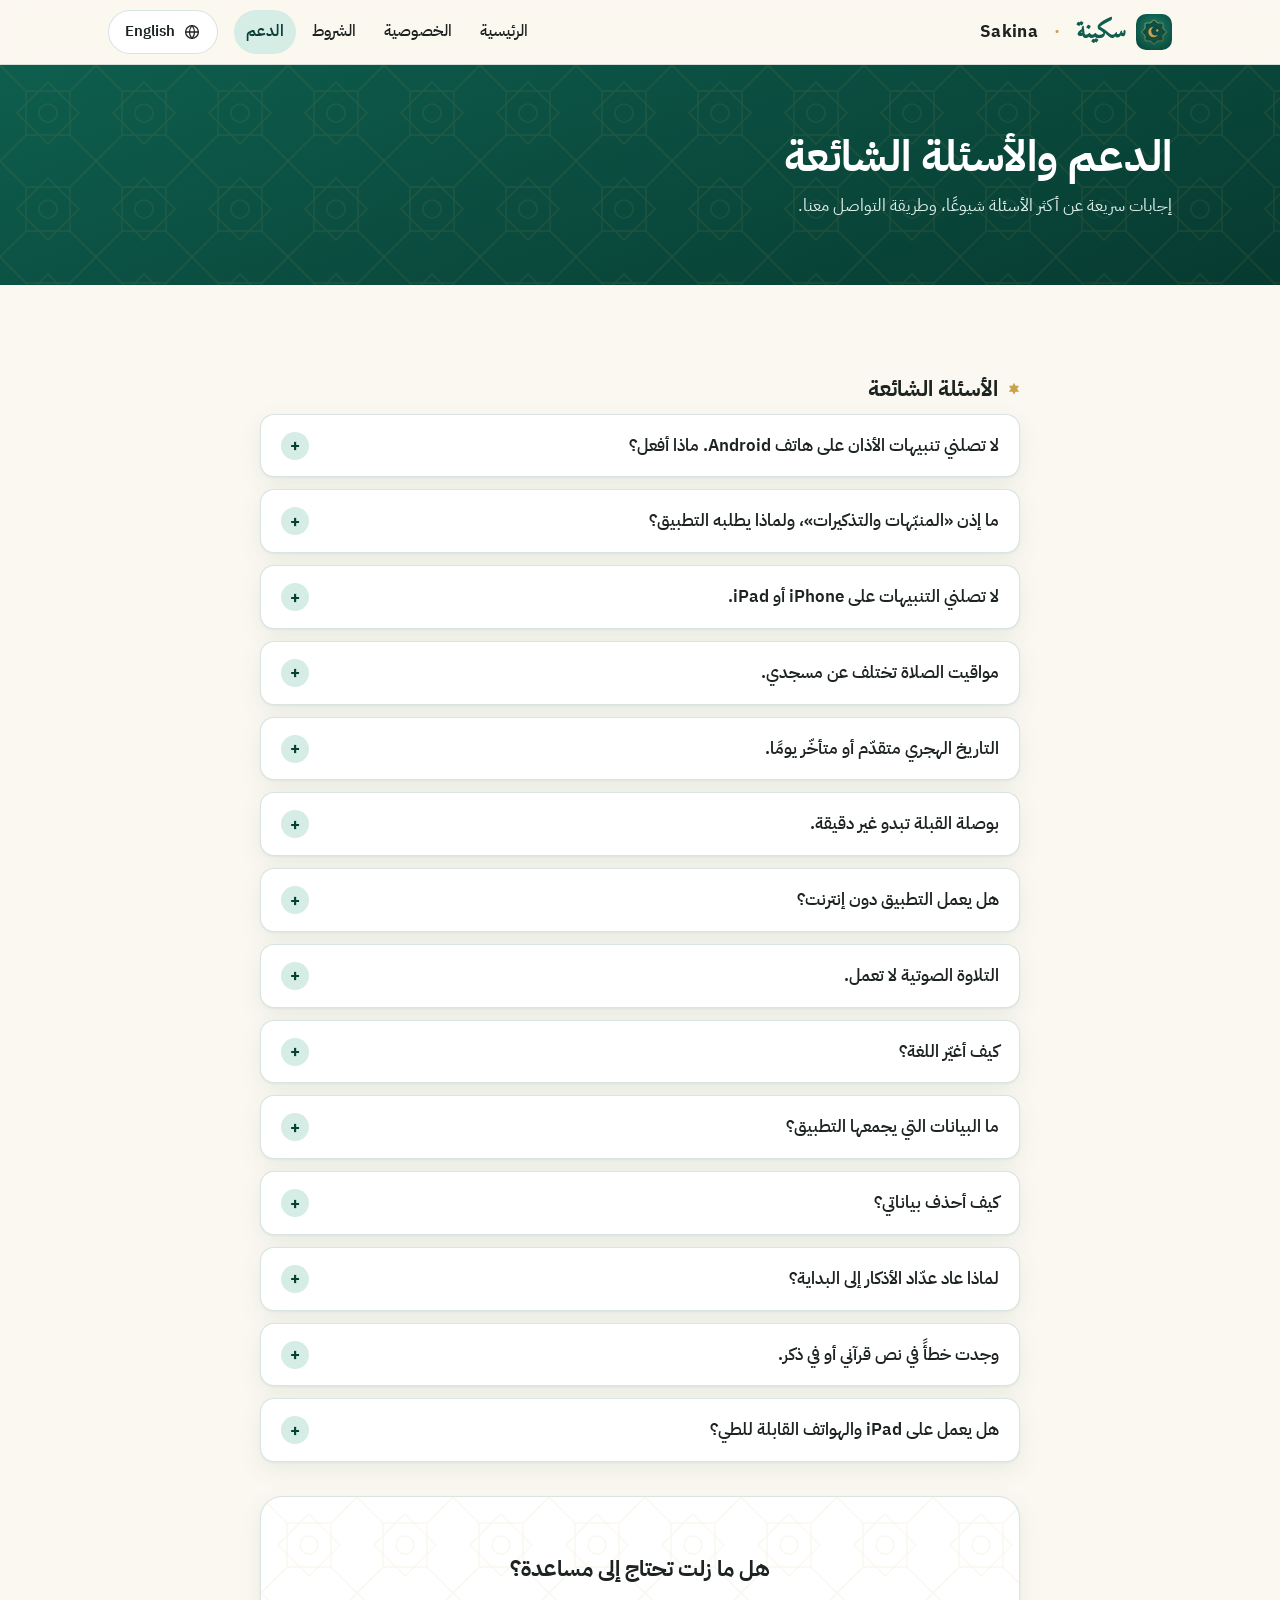
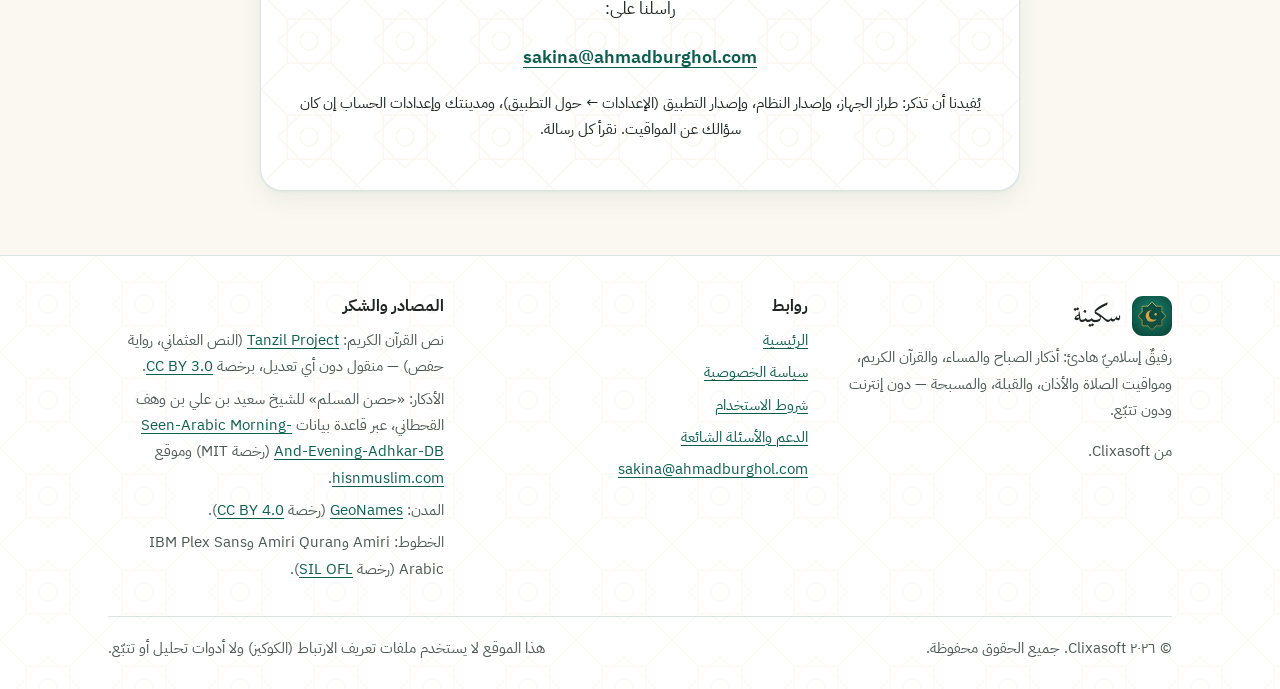
<file: support.html>
<!doctype html>
<html lang="ar" dir="rtl" data-title-ar="الدعم والأسئلة الشائعة — سكينة" data-title-en="Support &amp; FAQ — Sakina">
<head>
  <meta charset="utf-8">
  <meta name="viewport" content="width=device-width, initial-scale=1, viewport-fit=cover">
  <title>الدعم والأسئلة الشائعة — سكينة | Support &amp; FAQ — Sakina</title>
  <meta name="description" content="إجابات عن الأسئلة الشائعة حول تطبيق سكينة: التنبيهات، ومواقيت الصلاة، والقبلة، والخصوصية، والتواصل — Answers to common questions about Sakina: notifications, prayer times, Qibla, privacy and how to contact us">
  <meta name="color-scheme" content="light dark">
  <meta name="theme-color" content="#0E5E4E" media="(prefers-color-scheme: light)">
  <meta name="theme-color" content="#0B1412" media="(prefers-color-scheme: dark)">
  <meta name="referrer" content="strict-origin-when-cross-origin">
  <link rel="canonical" href="https://sakina.ahmadburghol.com/support.html">
  <link rel="alternate" hreflang="ar" href="https://sakina.ahmadburghol.com/support.html">
  <link rel="alternate" hreflang="en" href="https://sakina.ahmadburghol.com/support.html?lang=en">
  <link rel="alternate" hreflang="x-default" href="https://sakina.ahmadburghol.com/support.html">
  <link rel="icon" href="assets/img/icon.svg" type="image/svg+xml">
  <link rel="icon" href="assets/img/favicon-32.png" sizes="32x32" type="image/png">
  <link rel="apple-touch-icon" href="assets/img/apple-touch-icon.png">
  <meta property="og:type" content="website">
  <meta property="og:site_name" content="سكينة | Sakina">
  <meta property="og:title" content="الدعم والأسئلة الشائعة — سكينة | Support &amp; FAQ — Sakina">
  <meta property="og:description" content="إجابات عن الأسئلة الشائعة حول تطبيق سكينة: التنبيهات، ومواقيت الصلاة، والقبلة، والخصوصية، والتواصل — Answers to common questions about Sakina: notifications, prayer times, Qibla, privacy and how to contact us">
  <meta property="og:url" content="https://sakina.ahmadburghol.com/support.html">
  <meta property="og:image" content="https://sakina.ahmadburghol.com/assets/img/og-image.png">
  <meta property="og:image:width" content="1200">
  <meta property="og:image:height" content="630">
  <meta property="og:image:alt" content="سكينة · Sakina — Azkar · Quran · Prayer Times · Qibla · Tasbih">
  <meta property="og:locale" content="ar_AR">
  <meta property="og:locale:alternate" content="en_US">
  <meta name="twitter:card" content="summary_large_image">
  <link rel="stylesheet" href="assets/css/style.css">
  <script src="assets/js/lang.js"></script>
</head>
<body>
<svg xmlns="http://www.w3.org/2000/svg" style="display:none" aria-hidden="true" focusable="false">
  <symbol id="i-star8" viewBox="0 0 100 100"><g fill="none" stroke="currentColor" stroke-width="1.2"><rect x="15" y="15" width="70" height="70"/><rect x="15" y="15" width="70" height="70" transform="rotate(45 50 50)"/><circle cx="50" cy="50" r="30"/><circle cx="50" cy="50" r="22"/><rect x="29" y="29" width="42" height="42" transform="rotate(22.5 50 50)"/><rect x="29" y="29" width="42" height="42" transform="rotate(67.5 50 50)"/></g></symbol>
  <symbol id="i-ornament" viewBox="0 0 72 14"><g fill="none" stroke="currentColor" stroke-width="1.4"><path d="M0 7h24M48 7h24"/><rect x="31" y="2" width="10" height="10"/><rect x="31" y="2" width="10" height="10" transform="rotate(45 36 7)"/></g></symbol>
  <symbol id="i-azkar" viewBox="0 0 24 24"><g fill="none" stroke="currentColor" stroke-width="1.7" stroke-linecap="round" stroke-linejoin="round"><path d="M3 18h18"/><path d="M6.5 18a5.5 5.5 0 0 1 11 0"/><path d="M12 6.5V4"/><path d="M5.6 10.1 4 8.5"/><path d="M18.4 10.1 20 8.5"/><path d="M8 21h8"/></g></symbol>
  <symbol id="i-quran" viewBox="0 0 24 24"><g fill="none" stroke="currentColor" stroke-width="1.7" stroke-linecap="round" stroke-linejoin="round"><path d="M12 6.5C10 5 7 4.5 3.5 5v13c3.5-.5 6.5 0 8.5 1.5 2-1.5 5-2 8.5-1.5V5C17 4.5 14 5 12 6.5z"/><path d="M12 6.5v13"/></g></symbol>
  <symbol id="i-prayer" viewBox="0 0 24 24"><g fill="none" stroke="currentColor" stroke-width="1.7" stroke-linecap="round" stroke-linejoin="round"><circle cx="12" cy="12" r="8.5"/><path d="M12 7.5V12l3 2"/></g></symbol>
  <symbol id="i-adhan" viewBox="0 0 24 24"><g fill="none" stroke="currentColor" stroke-width="1.7" stroke-linecap="round" stroke-linejoin="round"><path d="M6 16v-5a6 6 0 0 1 12 0v5l1.5 2h-15z"/><path d="M10 20.5a2 2 0 0 0 4 0"/></g></symbol>
  <symbol id="i-qibla" viewBox="0 0 24 24"><g fill="none" stroke="currentColor" stroke-width="1.7" stroke-linecap="round" stroke-linejoin="round"><circle cx="12" cy="12" r="8.5"/><path d="M15.5 8.5l-2.1 4.9-4.9 2.1 2.1-4.9z"/></g></symbol>
  <symbol id="i-tasbih" viewBox="0 0 24 24"><g fill="currentColor"><circle cx="12.00" cy="3.70" r="1.55"/><circle cx="15.70" cy="4.90" r="1.55"/><circle cx="17.99" cy="8.05" r="1.55"/><circle cx="17.99" cy="11.95" r="1.55"/><circle cx="15.70" cy="15.10" r="1.55"/><circle cx="8.30" cy="15.10" r="1.55"/><circle cx="6.01" cy="11.95" r="1.55"/><circle cx="6.01" cy="8.05" r="1.55"/><circle cx="8.30" cy="4.90" r="1.55"/><path d="M12 16.3v3.2" stroke="currentColor" stroke-width="1.5" stroke-linecap="round"/><path d="M10.6 21.6 12 19.2l1.4 2.4z"/></g></symbol>
  <symbol id="i-home" viewBox="0 0 24 24"><g fill="none" stroke="currentColor" stroke-width="1.7" stroke-linecap="round" stroke-linejoin="round"><path d="M4 11 12 4l8 7"/><path d="M6 9.5V20h12V9.5"/><path d="M10 20v-5h4v5"/></g></symbol>
  <symbol id="i-offline" viewBox="0 0 24 24"><g fill="none" stroke="currentColor" stroke-width="1.7" stroke-linecap="round" stroke-linejoin="round"><path d="M3 3l18 18"/><path d="M8.5 16.5a5 5 0 0 1 7 0"/><path d="M5 12.5a10 10 0 0 1 4-2.3"/><path d="M14.7 10.3A10 10 0 0 1 19 12.5"/><path d="M2 9a15 15 0 0 1 4.3-2.6"/><path d="M10.5 5.1A15 15 0 0 1 22 9"/><circle cx="12" cy="20" r=".8" fill="currentColor"/></g></symbol>
  <symbol id="i-user" viewBox="0 0 24 24"><g fill="none" stroke="currentColor" stroke-width="1.7" stroke-linecap="round" stroke-linejoin="round"><circle cx="10" cy="8" r="3.5"/><path d="M3.5 20a6.5 6.5 0 0 1 11.5-4.2"/><path d="M17 15l4 4M21 15l-4 4"/></g></symbol>
  <symbol id="i-ban" viewBox="0 0 24 24"><g fill="none" stroke="currentColor" stroke-width="1.7" stroke-linecap="round"><circle cx="12" cy="12" r="8.5"/><path d="M6 6l12 12"/></g></symbol>
  <symbol id="i-pin" viewBox="0 0 24 24"><g fill="none" stroke="currentColor" stroke-width="1.7" stroke-linecap="round" stroke-linejoin="round"><path d="M12 21s-6.5-6-6.5-11a6.5 6.5 0 0 1 13 0c0 5-6.5 11-6.5 11z"/><circle cx="12" cy="10" r="2.3"/></g></symbol>
  <symbol id="i-bell" viewBox="0 0 24 24"><g fill="none" stroke="currentColor" stroke-width="1.7" stroke-linecap="round" stroke-linejoin="round"><path d="M6 16v-5a6 6 0 0 1 12 0v5l1.5 2h-15z"/><path d="M10 20.5a2 2 0 0 0 4 0"/></g></symbol>
  <symbol id="i-globe" viewBox="0 0 24 24"><g fill="none" stroke="currentColor" stroke-width="1.7" stroke-linecap="round" stroke-linejoin="round"><circle cx="12" cy="12" r="8.5"/><path d="M3.5 12h17"/><path d="M12 3.5c2.3 2.4 3.4 5.2 3.4 8.5s-1.1 6.1-3.4 8.5c-2.3-2.4-3.4-5.2-3.4-8.5S9.7 5.9 12 3.5z"/></g></symbol>
  <symbol id="i-phone" viewBox="0 0 24 24"><g fill="none" stroke="currentColor" stroke-width="1.7" stroke-linecap="round" stroke-linejoin="round"><rect x="6.5" y="2.5" width="11" height="19" rx="2.5"/><path d="M10.5 18.5h3"/></g></symbol>
  <symbol id="i-play" viewBox="0 0 24 24"><path fill="none" stroke="currentColor" stroke-width="1.7" stroke-linejoin="round" d="M6.5 3.8v16.4a.8.8 0 0 0 1.2.7l13-8.2a.8.8 0 0 0 0-1.4l-13-8.2a.8.8 0 0 0-1.2.7z"/></symbol>
  <symbol id="i-mail" viewBox="0 0 24 24"><g fill="none" stroke="currentColor" stroke-width="1.7" stroke-linecap="round" stroke-linejoin="round"><rect x="3" y="5" width="18" height="14" rx="2.5"/><path d="M3.5 6.5 12 13l8.5-6.5"/></g></symbol>
</svg>
<a class="skip-link" href="#main"><span class="i l-ar" lang="ar">تخطَّ إلى المحتوى</span><span class="i l-en" lang="en">Skip to content</span></a>
<header class="site-header">
  <div class="container header-inner">
    <a class="brand" href="https://sakina.ahmadburghol.com/" aria-label="سكينة | Sakina — الصفحة الرئيسية" data-aria-ar="سكينة | Sakina — الصفحة الرئيسية" data-aria-en="Sakina | سكينة — Home">
      <img src="assets/img/icon.svg" width="36" height="36" alt="">
      <span class="brand-ar" lang="ar">سكينة</span><span class="brand-sep" aria-hidden="true">·</span><span class="brand-en" lang="en">Sakina</span>
    </a>
    <nav class="site-nav" aria-label="القائمة الرئيسية" data-aria-ar="القائمة الرئيسية" data-aria-en="Main menu">
      <ul>
        <li><a href="https://sakina.ahmadburghol.com/"><span class="i l-ar" lang="ar">الرئيسية</span><span class="i l-en" lang="en">Home</span></a></li>
        <li><a href="https://sakina.ahmadburghol.com/privacy.html"><span class="i l-ar" lang="ar">الخصوصية</span><span class="i l-en" lang="en">Privacy</span></a></li>
        <li><a href="https://sakina.ahmadburghol.com/terms.html"><span class="i l-ar" lang="ar">الشروط</span><span class="i l-en" lang="en">Terms</span></a></li>
        <li><a href="https://sakina.ahmadburghol.com/support.html" aria-current="page"><span class="i l-ar" lang="ar">الدعم</span><span class="i l-en" lang="en">Support</span></a></li>
      </ul>
    </nav>
    <button type="button" class="lang-toggle" data-lang-toggle hidden><svg aria-hidden="true" focusable="false"><use href="#i-globe"/></svg><span data-lang-label lang="en">English</span></button>
  </div>
</header>
<main id="main" tabindex="-1">
  <section class="page-hero" aria-labelledby="page-title">
    <div class="pattern" aria-hidden="true"></div>
    <div class="container">
      <h1 id="page-title"><span class="i l-ar" lang="ar">الدعم والأسئلة الشائعة</span><span class="i l-en" lang="en">Support &amp; FAQ</span></h1>
      <p class="l-ar" lang="ar" dir="rtl">إجابات سريعة عن أكثر الأسئلة شيوعًا، وطريقة التواصل معنا.</p>
      <p class="l-en" lang="en" dir="ltr">Quick answers to the most common questions, and how to reach us.</p>
    </div>
  </section>

  <div class="prose-wrap">
    <div class="container">
      <section class="prose l-ar" lang="ar" dir="rtl" aria-labelledby="faq-ar">
        <h2 id="faq-ar">الأسئلة الشائعة</h2>
        <div class="faq">
        <details>
          <summary>لا تصلني تنبيهات الأذان على هاتف Android. ماذا أفعل؟</summary>
          <div class="answer">
            <ul>
              <li>تأكّد أن الإشعارات مسموحة لتطبيق «سكينة» من إعدادات النظام (التطبيقات ← سكينة ← الإشعارات)، وأن الصلاة غير مضبوطة على «إيقاف» داخل التطبيق.</li>
              <li><strong>أوقف تحسين البطارية</strong> لتطبيق «سكينة»: الإعدادات ← التطبيقات ← سكينة ← البطارية ← «غير مقيّد» (تختلف التسميات بحسب الجهاز). بعض الشركات المصنّعة توقف المنبّهات في الخلفية بشدّة، فأضف «سكينة» إلى التطبيقات المستثناة من السكون واسمح له بالتشغيل التلقائي إن وُجد الخيار.</li>
              <li>اسمح بإذن «المنبّهات والتذكيرات» (انظر السؤال التالي).</li>
              <li>افتح التطبيق بين حين وآخر؛ فهو يعيد جدولة التنبيهات القادمة في كل مرة يُفتح فيها.</li>
            </ul>
          </div>
        </details>
        <details>
          <summary>ما إذن «المنبّهات والتذكيرات»، ولماذا يطلبه التطبيق؟</summary>
          <div class="answer">
            <p>يشترط Android 12 فما بعده هذا الإذن لضبط منبّهات في الوقت الدقيق. من دونه قد يؤخّر النظام التنبيهات عدّة دقائق. لمنحه: الإعدادات ← التطبيقات ← الوصول الخاص للتطبيقات ← المنبّهات والتذكيرات ← سكينة. يستخدمه التطبيق لأوقات الصلاة فقط، وإن رفضته فستظل التنبيهات تعمل لكن بتوقيت تقريبي.</p>
          </div>
        </details>
        <details>
          <summary>لا تصلني التنبيهات على iPhone أو iPad.</summary>
          <div class="answer">
            <ul>
              <li>الإعدادات ← الإشعارات ← سكينة: فعّل «السماح بالإشعارات» والأصوات.</li>
              <li>إن كان <strong>وضع التركيز</strong> أو «عدم الإزعاج» مفعّلًا، فأضف «سكينة» إلى التطبيقات المسموح بها أو أوقف الوضع.</li>
              <li>إن كنت تستخدم «الملخّص المجدول»، فاستثنِ «سكينة» منه.</li>
              <li>لن يُسمع صوت الأذان إذا كان الجهاز على الوضع الصامت.</li>
              <li>يحدّ نظام iOS عدد التنبيهات التي يمكن جدولتها مسبقًا، لذا يجدول «سكينة» الأيام القليلة القادمة في كل مرة. افتح التطبيق مرة كل بضعة أيام ليجدّد الجدولة؛ وسيذكّرك قبل أن تنفد التنبيهات المجدولة.</li>
            </ul>
          </div>
        </details>
        <details>
          <summary>مواقيت الصلاة تختلف عن مسجدي.</summary>
          <div class="answer">
            <p>من إعدادات الصلاة في التطبيق:</p>
            <ul>
              <li>تأكّد أن <strong>الموقع أو المدينة</strong> صحيحة.</li>
              <li>اختر <strong>طريقة الحساب</strong> التي تعتمدها الجهة الرسمية في بلدك (يختار التطبيق طريقة افتراضية بحسب البلد ويمكنك تغييرها).</li>
              <li><strong>مذهب العصر</strong>: يجعل المذهب الحنفي وقت العصر متأخرًا عن الجمهور.</li>
              <li><strong>قاعدة خطوط العرض العليا</strong>: مهمّة في البلدان البعيدة شمالًا أو جنوبًا، خصوصًا لوقتَي الفجر والعشاء صيفًا.</li>
              <li>استخدم <strong>تعديل الدقائق</strong> لكل صلاة (من −٣٠ إلى +٣٠ دقيقة) لتطابق مسجدك تمامًا.</li>
            </ul>
          </div>
        </details>
        <details>
          <summary>التاريخ الهجري متقدّم أو متأخّر يومًا.</summary>
          <div class="answer">
            <p>يحسب التطبيق التاريخ وفق تقويم أم القرى، وقد يختلف عن رؤية الهلال في بلدك. من الإعدادات ← تعديل التاريخ الهجري، اختر من −٢ إلى +٢ يوم.</p>
          </div>
        </details>
        <details>
          <summary>بوصلة القبلة تبدو غير دقيقة.</summary>
          <div class="answer">
            <ul>
              <li><strong>عايِر البوصلة</strong> بتحريك الجهاز في الهواء على شكل الرقم ٨ عدّة مرات.</li>
              <li>أمسك الجهاز مستويًا، وابتعد عن المعادن والمغناطيسات ومكبّرات الصوت والحواسيب والسيارات؛ وانزع أي غطاء أو حامل مغناطيسي.</li>
              <li>تأكّد أن موقعك أو مدينتك صحيحة.</li>
              <li>بعض الأجهزة اللوحية لا تحتوي على مستشعر بوصلة؛ عندها يعرض التطبيق اتجاه القبلة بالدرجات من الشمال.</li>
            </ul>
          </div>
        </details>
        <details>
          <summary>هل يعمل التطبيق دون إنترنت؟</summary>
          <div class="answer">
            <p>نعم. الأذكار، ونص القرآن والبحث والعلامات المرجعية، ومواقيت الصلاة، وتنبيهات الأذان، وبوصلة القبلة، والمسبحة — كلها تعمل دون اتصال. ونظام تحديد المواقع (GPS) لا يحتاج إلى إنترنت. لا يحتاج إلى الاتصال إلا التلاوات الصوتية وعرض القبلة على الخريطة.</p>
          </div>
        </details>
        <details>
          <summary>التلاوة الصوتية لا تعمل.</summary>
          <div class="answer">
            <p>التلاوات الصوتية تحتاج إلى اتصال بالإنترنت لأنها تُبَثّ من موقع <span lang="en" dir="ltr">EveryAyah.com</span>. تحقّق من اتصالك. ويمكنك أثناء الاتصال تنزيل سورة للاستماع إليها لاحقًا دون إنترنت.</p>
          </div>
        </details>
        <details>
          <summary>كيف أغيّر اللغة؟</summary>
          <div class="answer">
            <p>في التطبيق: المزيد ← الإعدادات ← اللغة، ثم اختر «العربية» أو «English». وفي هذا الموقع استخدم زر اللغة أعلى الصفحة.</p>
          </div>
        </details>
        <details>
          <summary>ما البيانات التي يجمعها التطبيق؟</summary>
          <div class="answer">
            <p>لا شيء. لا حساب، ولا إعلانات، ولا تحليلات، ولا تتبّع. يُستخدم الموقع على جهازك فقط، والتنبيهات محلية. التفاصيل في <a href="https://sakina.ahmadburghol.com/privacy.html">سياسة الخصوصية</a>.</p>
          </div>
        </details>
        <details>
          <summary>كيف أحذف بياناتي؟</summary>
          <div class="answer">
            <p>كل بياناتك محفوظة على جهازك فقط، و<strong>حذف التطبيق يحذفها كلها</strong>. على Android يمكنك أيضًا مسحها من: الإعدادات ← التطبيقات ← سكينة ← التخزين ← مسح البيانات. ويمكنك سحب إذن الموقع في أي وقت. ليس لدينا أي بيانات عنك لنحذفها.</p>
          </div>
        </details>
        <details>
          <summary>لماذا عاد عدّاد الأذكار إلى البداية؟</summary>
          <div class="answer">
            <p>يُعاد ضبط أذكار الصباح تلقائيًا عند الفجر، وأذكار المساء عند العصر، لتبدأ كل يوم من جديد.</p>
          </div>
        </details>
        <details>
          <summary>وجدت خطأً في نص قرآني أو في ذكر.</summary>
          <div class="answer">
            <p>نص القرآن منقول حرفيًا من مشروع <span lang="en" dir="ltr">Tanzil</span>، والأذكار من «حصن المسلم». إن ظننت أن هناك خطأً فراسلنا مع رقم السورة والآية أو اسم الذكر، وسنراجعه مقابل المصدر.</p>
          </div>
        </details>
        <details>
          <summary>هل يعمل على iPad والهواتف القابلة للطي؟</summary>
          <div class="answer">
            <p>نعم. يتكيّف التصميم مع حجم الشاشة، ويعرض المصحف صفحتين متقابلتين على الشاشات العريضة، مثل iPad أفقيًا والهواتف القابلة للطي عند فتحها.</p>
          </div>
        </details>
        </div>
        <div class="contact-card">
          <div class="pattern" aria-hidden="true"></div>
          <h2>هل ما زلت تحتاج إلى مساعدة؟</h2>
          <p>راسلنا على:</p>
          <p><a class="email-link" href="mailto:sakina@ahmadburghol.com?subject=Sakina%20Support">sakina@ahmadburghol.com</a></p>
          <p class="meta-line">يُفيدنا أن تذكر: طراز الجهاز، وإصدار النظام، وإصدار التطبيق (الإعدادات ← حول التطبيق)، ومدينتك وإعدادات الحساب إن كان سؤالك عن المواقيت. نقرأ كل رسالة.</p>
        </div>
      </section>
      <section class="prose l-en" lang="en" dir="ltr" aria-labelledby="faq-en">
        <h2 id="faq-en">Frequently asked questions</h2>
        <div class="faq">
        <details>
          <summary>Adhan notifications don’t arrive on my Android phone. What should I do?</summary>
          <div class="answer">
            <ul>
              <li>Make sure notifications are allowed for Sakina in system settings (Apps → Sakina → Notifications) and that the prayer isn’t set to Off inside the app.</li>
              <li><strong>Turn off battery optimisation</strong> for Sakina: Settings → Apps → Sakina → Battery → Unrestricted (names vary by device). Some manufacturers aggressively stop background alarms — add Sakina to the “never sleeping” apps and allow auto-start if that option exists.</li>
              <li>Allow the “Alarms &amp; reminders” permission (see the next question).</li>
              <li>Open the app now and then; it reschedules upcoming alerts every time it opens.</li>
            </ul>
          </div>
        </details>
        <details>
          <summary>What is the “Alarms &amp; reminders” permission and why does Sakina ask for it?</summary>
          <div class="answer">
            <p>Android 12 and later require this permission for alarms at an exact time. Without it, Android may delay notifications by several minutes. To grant it: Settings → Apps → Special app access → Alarms &amp; reminders → Sakina. Sakina uses it for prayer times only; if you decline, alerts still work but at approximate times.</p>
          </div>
        </details>
        <details>
          <summary>Notifications don’t arrive on my iPhone or iPad.</summary>
          <div class="answer">
            <ul>
              <li>Settings → Notifications → Sakina: turn on Allow Notifications and Sounds.</li>
              <li>If a <strong>Focus</strong> or Do Not Disturb is on, add Sakina to its allowed apps or turn it off.</li>
              <li>If you use Scheduled Summary, exclude Sakina from it.</li>
              <li>The adhan sound won’t play while the device is in silent mode.</li>
              <li>iOS limits how many notifications an app can schedule in advance, so Sakina schedules the next few days at a time. Open the app every few days to refresh the schedule; it will remind you before the scheduled alerts run out.</li>
            </ul>
          </div>
        </details>
        <details>
          <summary>Prayer times differ from my mosque.</summary>
          <div class="answer">
            <p>In the app’s prayer settings:</p>
            <ul>
              <li>Check that your <strong>location or city</strong> is correct.</li>
              <li>Choose the <strong>calculation method</strong> used by your local authority (a default is chosen for your country; you can change it).</li>
              <li><strong>Asr madhab</strong>: Hanafi gives a later Asr time than the majority opinion.</li>
              <li><strong>High-latitude rule</strong>: important far north or south, especially for Fajr and Isha in summer.</li>
              <li>Use the <strong>per-prayer offsets</strong> (−30 to +30 minutes) to match your mosque exactly.</li>
            </ul>
          </div>
        </details>
        <details>
          <summary>The Hijri date is a day ahead or behind.</summary>
          <div class="answer">
            <p>The app calculates the date with the Umm al-Qura calendar, which may differ from moon sighting where you live. Go to Settings → Hijri adjustment and choose −2 to +2 days.</p>
          </div>
        </details>
        <details>
          <summary>The Qibla compass seems inaccurate.</summary>
          <div class="answer">
            <ul>
              <li><strong>Calibrate the compass</strong> by moving your device through the air in a figure-8 a few times.</li>
              <li>Hold the device flat and away from metal, magnets, speakers, laptops and cars; remove any magnetic case or mount.</li>
              <li>Check that your location or city is correct.</li>
              <li>Some tablets have no compass sensor; on those, the app shows the Qibla bearing in degrees from North instead.</li>
            </ul>
          </div>
        </details>
        <details>
          <summary>Does Sakina work without internet?</summary>
          <div class="answer">
            <p>Yes. Azkar, Quran text, search and bookmarks, prayer times, adhan notifications, the Qibla compass and Tasbih all work offline. GPS does not need internet either. Only Quran audio and the Qibla map view need a connection.</p>
          </div>
        </details>
        <details>
          <summary>Quran audio won’t play.</summary>
          <div class="answer">
            <p>Quran audio needs an internet connection because it is streamed from EveryAyah.com. Check your connection. While online, you can download a surah to listen to later without internet.</p>
          </div>
        </details>
        <details>
          <summary>How do I change the language?</summary>
          <div class="answer">
            <p>In the app: More → Settings → Language, then choose العربية or English. On this website, use the language button at the top of the page.</p>
          </div>
        </details>
        <details>
          <summary>What data does Sakina collect?</summary>
          <div class="answer">
            <p>None. No account, no ads, no analytics, no tracking. Location is used only on your device and notifications are local. Details are in the <a href="https://sakina.ahmadburghol.com/privacy.html">Privacy Policy</a>.</p>
          </div>
        </details>
        <details>
          <summary>How do I delete my data?</summary>
          <div class="answer">
            <p>All your data lives only on your device, and <strong>uninstalling the app deletes all of it</strong>. On Android you can also clear it via Settings → Apps → Sakina → Storage → Clear data. You can revoke location permission at any time. We hold no data about you to delete.</p>
          </div>
        </details>
        <details>
          <summary>Why did my azkar progress reset?</summary>
          <div class="answer">
            <p>Morning azkar reset automatically at Fajr and evening azkar at Asr, so each day starts fresh.</p>
          </div>
        </details>
        <details>
          <summary>I found an error in the Quran text or a zikr.</summary>
          <div class="answer">
            <p>The Quran text is reproduced verbatim from the Tanzil Project and the azkar come from <i>Hisn al-Muslim</i>. If you think something is wrong, email us with the surah and ayah number or the name of the zikr, and we will check it against the source.</p>
          </div>
        </details>
        <details>
          <summary>Does it work on iPad and foldables?</summary>
          <div class="answer">
            <p>Yes. The layout adapts to the screen size, and the mushaf shows two facing pages on wide screens such as an iPad in landscape or an unfolded foldable.</p>
          </div>
        </details>
        </div>
        <div class="contact-card">
          <div class="pattern" aria-hidden="true"></div>
          <h2>Still need help?</h2>
          <p>Email us at:</p>
          <p><a class="email-link" href="mailto:sakina@ahmadburghol.com?subject=Sakina%20Support">sakina@ahmadburghol.com</a></p>
          <p class="meta-line">It helps to include your device model, OS version, app version (Settings → About), and your city and calculation settings for prayer-time questions. We read every message.</p>
        </div>
      </section>
    </div>
  </div>
</main>
<footer class="site-footer">
  <div class="pattern" aria-hidden="true"></div>
  <div class="container">
    <div class="l-ar" lang="ar" dir="rtl">
      <div class="footer-grid">
        <div>
          <div class="footer-brand"><img src="assets/img/icon.svg" width="40" height="40" alt=""><span>سكينة</span></div>
          <p>رفيقٌ إسلاميّ هادئ: أذكار الصباح والمساء، والقرآن الكريم، ومواقيت الصلاة والأذان، والقبلة، والمسبحة — دون إنترنت ودون تتبّع.</p>
          <p>من <span lang="en" dir="ltr">Clixasoft</span>.</p>
        </div>
        <nav aria-label="روابط الموقع">
          <h2>روابط</h2>
          <ul>
            <li><a href="https://sakina.ahmadburghol.com/">الرئيسية</a></li>
            <li><a href="https://sakina.ahmadburghol.com/privacy.html">سياسة الخصوصية</a></li>
            <li><a href="https://sakina.ahmadburghol.com/terms.html">شروط الاستخدام</a></li>
            <li><a href="https://sakina.ahmadburghol.com/support.html">الدعم والأسئلة الشائعة</a></li>
            <li><a href="mailto:sakina@ahmadburghol.com?subject=Sakina%20Support" class="ltr">sakina@ahmadburghol.com</a></li>
          </ul>
        </nav>
        <div>
          <h2>المصادر والشكر</h2>
          <ul>
            <li>نص القرآن الكريم: <a href="https://tanzil.net/" lang="en" dir="ltr">Tanzil Project</a> (النص العثماني، رواية حفص) — منقول دون أي تعديل، برخصة <a href="https://creativecommons.org/licenses/by/3.0/" lang="en" dir="ltr">CC BY 3.0</a>.</li>
            <li>الأذكار: «حصن المسلم» للشيخ سعيد بن علي بن وهف القحطاني، عبر قاعدة بيانات <a href="https://github.com/Seen-Arabic/Morning-And-Evening-Adhkar-DB" lang="en" dir="ltr">Seen-Arabic Morning-And-Evening-Adhkar-DB</a> (رخصة MIT) وموقع <a href="https://www.hisnmuslim.com/" lang="en" dir="ltr">hisnmuslim.com</a>.</li>
            <li>المدن: <a href="https://www.geonames.org/" lang="en" dir="ltr">GeoNames</a> (رخصة <a href="https://creativecommons.org/licenses/by/4.0/" lang="en" dir="ltr">CC BY 4.0</a>).</li>
            <li>الخطوط: Amiri وAmiri Quran وIBM Plex Sans Arabic (رخصة <a href="https://openfontlicense.org/" lang="en" dir="ltr">SIL OFL</a>).</li>
          </ul>
        </div>
      </div>
      <div class="footer-bottom">
        <p>© ٢٠٢٦ <span lang="en" dir="ltr">Clixasoft</span>. جميع الحقوق محفوظة.</p>
        <p>هذا الموقع لا يستخدم ملفات تعريف الارتباط (الكوكيز) ولا أدوات تحليل أو تتبّع.</p>
      </div>
    </div>
    <div class="l-en" lang="en" dir="ltr">
      <div class="footer-grid">
        <div>
          <div class="footer-brand"><img src="assets/img/icon.svg" width="40" height="40" alt=""><span lang="ar">سكينة</span></div>
          <p>A calm Islamic companion: Morning &amp; Evening Azkar, the Holy Quran, prayer times &amp; adhan, Qibla and Tasbih — offline and tracking-free.</p>
          <p>By Clixasoft.</p>
        </div>
        <nav aria-label="Site links">
          <h2>Links</h2>
          <ul>
            <li><a href="https://sakina.ahmadburghol.com/">Home</a></li>
            <li><a href="https://sakina.ahmadburghol.com/privacy.html">Privacy Policy</a></li>
            <li><a href="https://sakina.ahmadburghol.com/terms.html">Terms of Use</a></li>
            <li><a href="https://sakina.ahmadburghol.com/support.html">Support &amp; FAQ</a></li>
            <li><a href="mailto:sakina@ahmadburghol.com?subject=Sakina%20Support">sakina@ahmadburghol.com</a></li>
          </ul>
        </nav>
        <div>
          <h2>Sources &amp; credits</h2>
          <ul>
            <li>Quran text: <a href="https://tanzil.net/">Tanzil Project</a> (Uthmani text, Hafs) — reproduced verbatim under <a href="https://creativecommons.org/licenses/by/3.0/">CC BY 3.0</a>.</li>
            <li>Azkar: <i>Hisn al-Muslim</i> by Sa'id bin Ali bin Wahf Al-Qahtani, via the <a href="https://github.com/Seen-Arabic/Morning-And-Evening-Adhkar-DB">Seen-Arabic Morning-And-Evening-Adhkar-DB</a> (MIT) and <a href="https://www.hisnmuslim.com/">hisnmuslim.com</a>.</li>
            <li>Cities: <a href="https://www.geonames.org/">GeoNames</a> (<a href="https://creativecommons.org/licenses/by/4.0/">CC BY 4.0</a>).</li>
            <li>Fonts: Amiri, Amiri Quran and IBM Plex Sans Arabic (<a href="https://openfontlicense.org/">SIL OFL</a>).</li>
          </ul>
        </div>
      </div>
      <div class="footer-bottom">
        <p>© 2026 Clixasoft. All rights reserved.</p>
        <p>This website uses no cookies, analytics or trackers.</p>
      </div>
    </div>
  </div>
</footer>
</body>
</html>
</file>
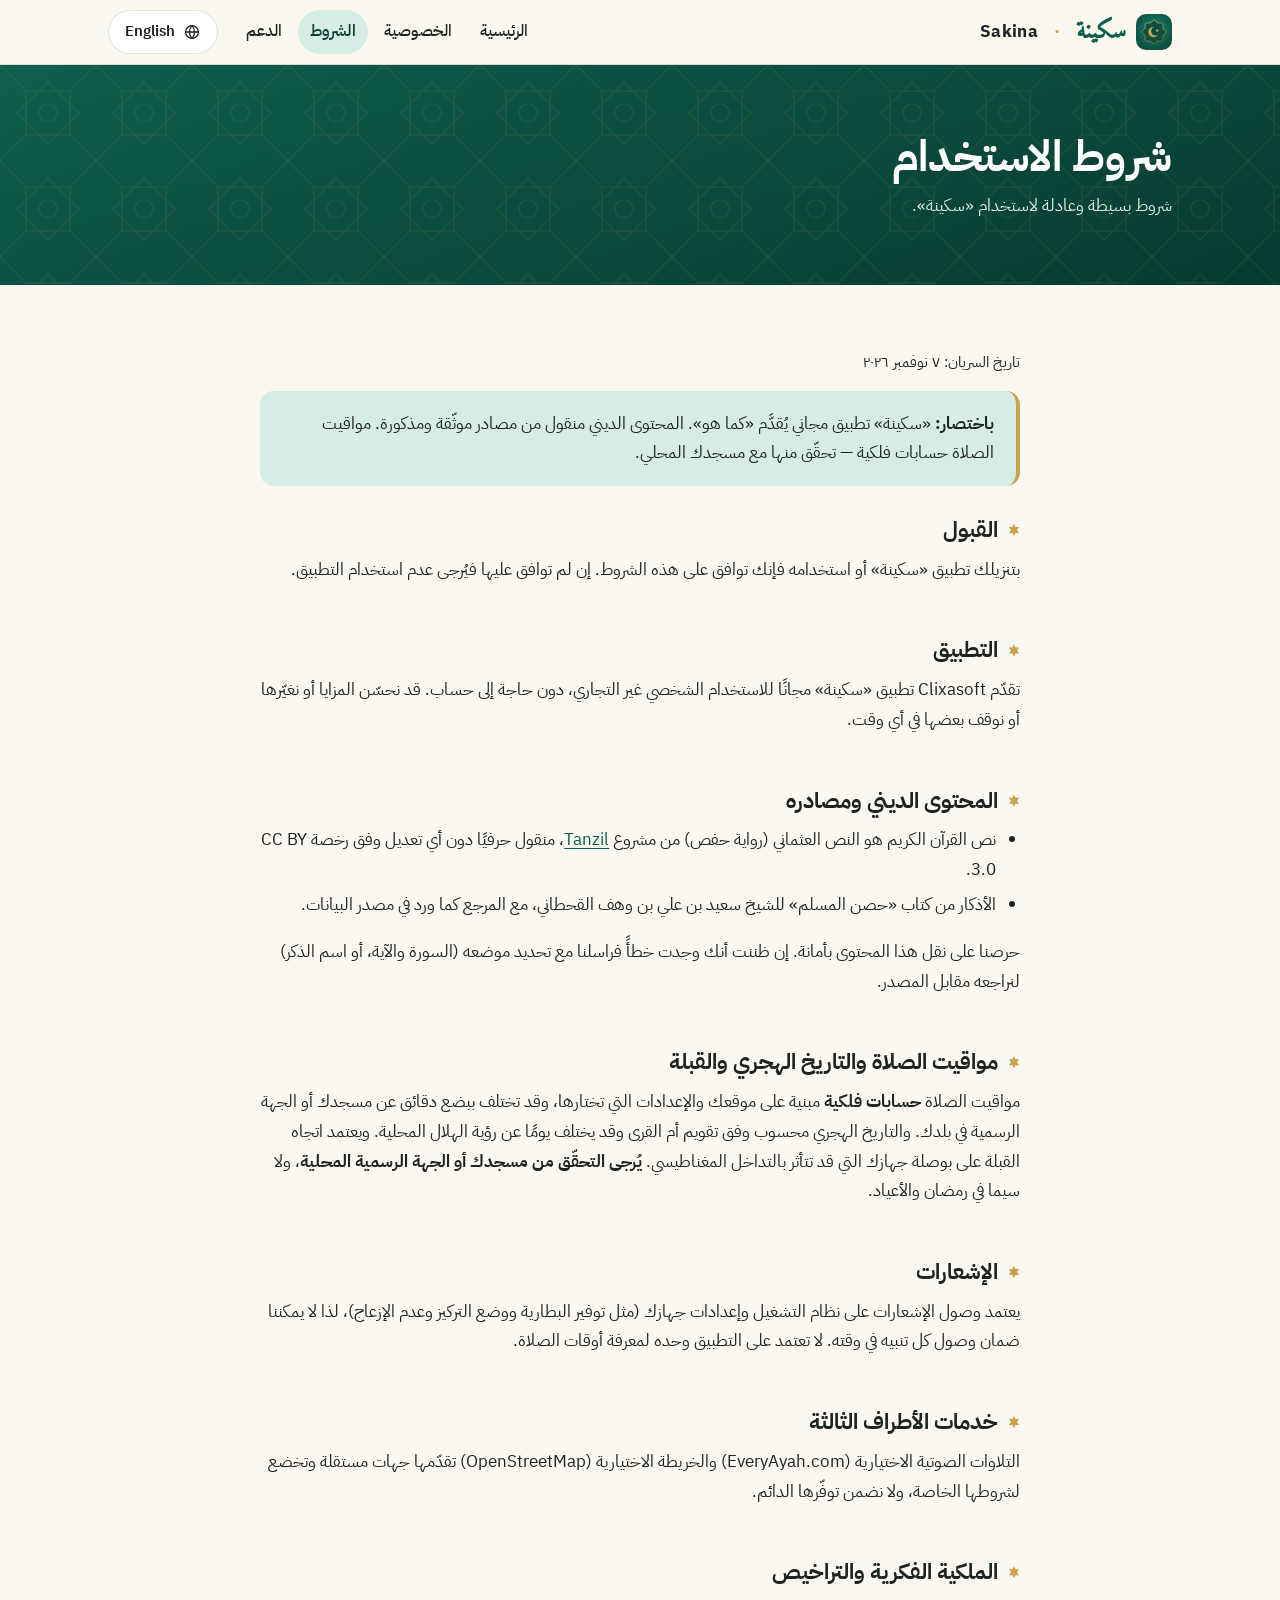
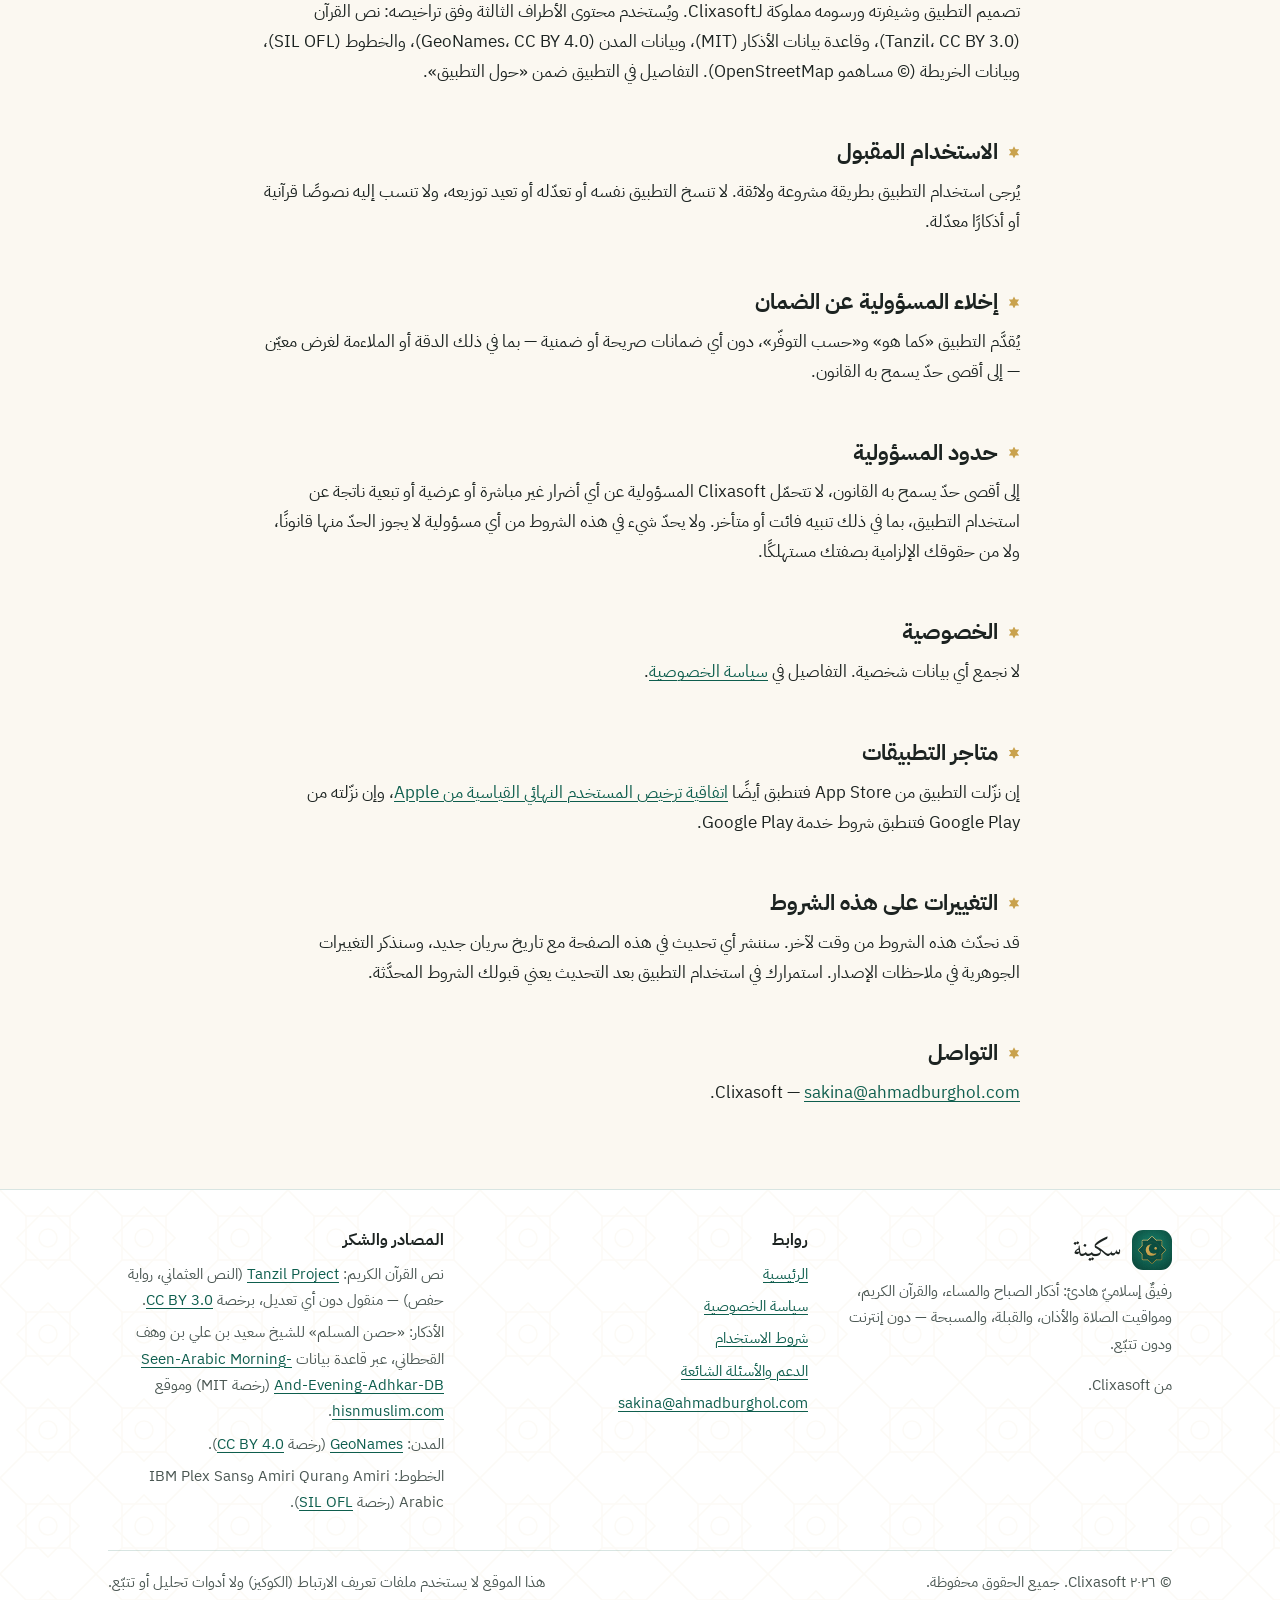
<file: terms.html>
<!doctype html>
<html lang="ar" dir="rtl" data-title-ar="شروط الاستخدام — سكينة" data-title-en="Terms of Use — Sakina">
<head>
  <meta charset="utf-8">
  <meta name="viewport" content="width=device-width, initial-scale=1, viewport-fit=cover">
  <title>شروط الاستخدام — سكينة | Terms of Use — Sakina</title>
  <meta name="description" content="شروط استخدام تطبيق سكينة — Terms of use for the Sakina app">
  <meta name="color-scheme" content="light dark">
  <meta name="theme-color" content="#0E5E4E" media="(prefers-color-scheme: light)">
  <meta name="theme-color" content="#0B1412" media="(prefers-color-scheme: dark)">
  <meta name="referrer" content="strict-origin-when-cross-origin">
  <link rel="canonical" href="https://sakina.ahmadburghol.com/terms.html">
  <link rel="alternate" hreflang="ar" href="https://sakina.ahmadburghol.com/terms.html">
  <link rel="alternate" hreflang="en" href="https://sakina.ahmadburghol.com/terms.html?lang=en">
  <link rel="alternate" hreflang="x-default" href="https://sakina.ahmadburghol.com/terms.html">
  <link rel="icon" href="assets/img/icon.svg" type="image/svg+xml">
  <link rel="icon" href="assets/img/favicon-32.png" sizes="32x32" type="image/png">
  <link rel="apple-touch-icon" href="assets/img/apple-touch-icon.png">
  <meta property="og:type" content="website">
  <meta property="og:site_name" content="سكينة | Sakina">
  <meta property="og:title" content="شروط الاستخدام — سكينة | Terms of Use — Sakina">
  <meta property="og:description" content="شروط استخدام تطبيق سكينة — Terms of use for the Sakina app">
  <meta property="og:url" content="https://sakina.ahmadburghol.com/terms.html">
  <meta property="og:image" content="https://sakina.ahmadburghol.com/assets/img/og-image.png">
  <meta property="og:image:width" content="1200">
  <meta property="og:image:height" content="630">
  <meta property="og:image:alt" content="سكينة · Sakina — Azkar · Quran · Prayer Times · Qibla · Tasbih">
  <meta property="og:locale" content="ar_AR">
  <meta property="og:locale:alternate" content="en_US">
  <meta name="twitter:card" content="summary_large_image">
  <link rel="stylesheet" href="assets/css/style.css">
  <script src="assets/js/lang.js"></script>
</head>
<body>
<svg xmlns="http://www.w3.org/2000/svg" style="display:none" aria-hidden="true" focusable="false">
  <symbol id="i-star8" viewBox="0 0 100 100"><g fill="none" stroke="currentColor" stroke-width="1.2"><rect x="15" y="15" width="70" height="70"/><rect x="15" y="15" width="70" height="70" transform="rotate(45 50 50)"/><circle cx="50" cy="50" r="30"/><circle cx="50" cy="50" r="22"/><rect x="29" y="29" width="42" height="42" transform="rotate(22.5 50 50)"/><rect x="29" y="29" width="42" height="42" transform="rotate(67.5 50 50)"/></g></symbol>
  <symbol id="i-ornament" viewBox="0 0 72 14"><g fill="none" stroke="currentColor" stroke-width="1.4"><path d="M0 7h24M48 7h24"/><rect x="31" y="2" width="10" height="10"/><rect x="31" y="2" width="10" height="10" transform="rotate(45 36 7)"/></g></symbol>
  <symbol id="i-azkar" viewBox="0 0 24 24"><g fill="none" stroke="currentColor" stroke-width="1.7" stroke-linecap="round" stroke-linejoin="round"><path d="M3 18h18"/><path d="M6.5 18a5.5 5.5 0 0 1 11 0"/><path d="M12 6.5V4"/><path d="M5.6 10.1 4 8.5"/><path d="M18.4 10.1 20 8.5"/><path d="M8 21h8"/></g></symbol>
  <symbol id="i-quran" viewBox="0 0 24 24"><g fill="none" stroke="currentColor" stroke-width="1.7" stroke-linecap="round" stroke-linejoin="round"><path d="M12 6.5C10 5 7 4.5 3.5 5v13c3.5-.5 6.5 0 8.5 1.5 2-1.5 5-2 8.5-1.5V5C17 4.5 14 5 12 6.5z"/><path d="M12 6.5v13"/></g></symbol>
  <symbol id="i-prayer" viewBox="0 0 24 24"><g fill="none" stroke="currentColor" stroke-width="1.7" stroke-linecap="round" stroke-linejoin="round"><circle cx="12" cy="12" r="8.5"/><path d="M12 7.5V12l3 2"/></g></symbol>
  <symbol id="i-adhan" viewBox="0 0 24 24"><g fill="none" stroke="currentColor" stroke-width="1.7" stroke-linecap="round" stroke-linejoin="round"><path d="M6 16v-5a6 6 0 0 1 12 0v5l1.5 2h-15z"/><path d="M10 20.5a2 2 0 0 0 4 0"/></g></symbol>
  <symbol id="i-qibla" viewBox="0 0 24 24"><g fill="none" stroke="currentColor" stroke-width="1.7" stroke-linecap="round" stroke-linejoin="round"><circle cx="12" cy="12" r="8.5"/><path d="M15.5 8.5l-2.1 4.9-4.9 2.1 2.1-4.9z"/></g></symbol>
  <symbol id="i-tasbih" viewBox="0 0 24 24"><g fill="currentColor"><circle cx="12.00" cy="3.70" r="1.55"/><circle cx="15.70" cy="4.90" r="1.55"/><circle cx="17.99" cy="8.05" r="1.55"/><circle cx="17.99" cy="11.95" r="1.55"/><circle cx="15.70" cy="15.10" r="1.55"/><circle cx="8.30" cy="15.10" r="1.55"/><circle cx="6.01" cy="11.95" r="1.55"/><circle cx="6.01" cy="8.05" r="1.55"/><circle cx="8.30" cy="4.90" r="1.55"/><path d="M12 16.3v3.2" stroke="currentColor" stroke-width="1.5" stroke-linecap="round"/><path d="M10.6 21.6 12 19.2l1.4 2.4z"/></g></symbol>
  <symbol id="i-home" viewBox="0 0 24 24"><g fill="none" stroke="currentColor" stroke-width="1.7" stroke-linecap="round" stroke-linejoin="round"><path d="M4 11 12 4l8 7"/><path d="M6 9.5V20h12V9.5"/><path d="M10 20v-5h4v5"/></g></symbol>
  <symbol id="i-offline" viewBox="0 0 24 24"><g fill="none" stroke="currentColor" stroke-width="1.7" stroke-linecap="round" stroke-linejoin="round"><path d="M3 3l18 18"/><path d="M8.5 16.5a5 5 0 0 1 7 0"/><path d="M5 12.5a10 10 0 0 1 4-2.3"/><path d="M14.7 10.3A10 10 0 0 1 19 12.5"/><path d="M2 9a15 15 0 0 1 4.3-2.6"/><path d="M10.5 5.1A15 15 0 0 1 22 9"/><circle cx="12" cy="20" r=".8" fill="currentColor"/></g></symbol>
  <symbol id="i-user" viewBox="0 0 24 24"><g fill="none" stroke="currentColor" stroke-width="1.7" stroke-linecap="round" stroke-linejoin="round"><circle cx="10" cy="8" r="3.5"/><path d="M3.5 20a6.5 6.5 0 0 1 11.5-4.2"/><path d="M17 15l4 4M21 15l-4 4"/></g></symbol>
  <symbol id="i-ban" viewBox="0 0 24 24"><g fill="none" stroke="currentColor" stroke-width="1.7" stroke-linecap="round"><circle cx="12" cy="12" r="8.5"/><path d="M6 6l12 12"/></g></symbol>
  <symbol id="i-pin" viewBox="0 0 24 24"><g fill="none" stroke="currentColor" stroke-width="1.7" stroke-linecap="round" stroke-linejoin="round"><path d="M12 21s-6.5-6-6.5-11a6.5 6.5 0 0 1 13 0c0 5-6.5 11-6.5 11z"/><circle cx="12" cy="10" r="2.3"/></g></symbol>
  <symbol id="i-bell" viewBox="0 0 24 24"><g fill="none" stroke="currentColor" stroke-width="1.7" stroke-linecap="round" stroke-linejoin="round"><path d="M6 16v-5a6 6 0 0 1 12 0v5l1.5 2h-15z"/><path d="M10 20.5a2 2 0 0 0 4 0"/></g></symbol>
  <symbol id="i-globe" viewBox="0 0 24 24"><g fill="none" stroke="currentColor" stroke-width="1.7" stroke-linecap="round" stroke-linejoin="round"><circle cx="12" cy="12" r="8.5"/><path d="M3.5 12h17"/><path d="M12 3.5c2.3 2.4 3.4 5.2 3.4 8.5s-1.1 6.1-3.4 8.5c-2.3-2.4-3.4-5.2-3.4-8.5S9.7 5.9 12 3.5z"/></g></symbol>
  <symbol id="i-phone" viewBox="0 0 24 24"><g fill="none" stroke="currentColor" stroke-width="1.7" stroke-linecap="round" stroke-linejoin="round"><rect x="6.5" y="2.5" width="11" height="19" rx="2.5"/><path d="M10.5 18.5h3"/></g></symbol>
  <symbol id="i-play" viewBox="0 0 24 24"><path fill="none" stroke="currentColor" stroke-width="1.7" stroke-linejoin="round" d="M6.5 3.8v16.4a.8.8 0 0 0 1.2.7l13-8.2a.8.8 0 0 0 0-1.4l-13-8.2a.8.8 0 0 0-1.2.7z"/></symbol>
  <symbol id="i-mail" viewBox="0 0 24 24"><g fill="none" stroke="currentColor" stroke-width="1.7" stroke-linecap="round" stroke-linejoin="round"><rect x="3" y="5" width="18" height="14" rx="2.5"/><path d="M3.5 6.5 12 13l8.5-6.5"/></g></symbol>
</svg>
<a class="skip-link" href="#main"><span class="i l-ar" lang="ar">تخطَّ إلى المحتوى</span><span class="i l-en" lang="en">Skip to content</span></a>
<header class="site-header">
  <div class="container header-inner">
    <a class="brand" href="https://sakina.ahmadburghol.com/" aria-label="سكينة | Sakina — الصفحة الرئيسية" data-aria-ar="سكينة | Sakina — الصفحة الرئيسية" data-aria-en="Sakina | سكينة — Home">
      <img src="assets/img/icon.svg" width="36" height="36" alt="">
      <span class="brand-ar" lang="ar">سكينة</span><span class="brand-sep" aria-hidden="true">·</span><span class="brand-en" lang="en">Sakina</span>
    </a>
    <nav class="site-nav" aria-label="القائمة الرئيسية" data-aria-ar="القائمة الرئيسية" data-aria-en="Main menu">
      <ul>
        <li><a href="https://sakina.ahmadburghol.com/"><span class="i l-ar" lang="ar">الرئيسية</span><span class="i l-en" lang="en">Home</span></a></li>
        <li><a href="https://sakina.ahmadburghol.com/privacy.html"><span class="i l-ar" lang="ar">الخصوصية</span><span class="i l-en" lang="en">Privacy</span></a></li>
        <li><a href="https://sakina.ahmadburghol.com/terms.html" aria-current="page"><span class="i l-ar" lang="ar">الشروط</span><span class="i l-en" lang="en">Terms</span></a></li>
        <li><a href="https://sakina.ahmadburghol.com/support.html"><span class="i l-ar" lang="ar">الدعم</span><span class="i l-en" lang="en">Support</span></a></li>
      </ul>
    </nav>
    <button type="button" class="lang-toggle" data-lang-toggle hidden><svg aria-hidden="true" focusable="false"><use href="#i-globe"/></svg><span data-lang-label lang="en">English</span></button>
  </div>
</header>
<main id="main" tabindex="-1">
  <section class="page-hero" aria-labelledby="page-title">
    <div class="pattern" aria-hidden="true"></div>
    <div class="container">
      <h1 id="page-title"><span class="i l-ar" lang="ar">شروط الاستخدام</span><span class="i l-en" lang="en">Terms of Use</span></h1>
      <p class="l-ar" lang="ar" dir="rtl">شروط بسيطة وعادلة لاستخدام «سكينة».</p>
      <p class="l-en" lang="en" dir="ltr">Simple, fair terms for using Sakina.</p>
    </div>
  </section>

  <div class="prose-wrap">
    <div class="container">
      <article class="prose l-ar" lang="ar" dir="rtl" aria-labelledby="page-title">
      <p class="meta-line">تاريخ السريان: ٧ نوفمبر ٢٠٢٦</p>
      <div class="summary-box">
        <p><strong>باختصار:</strong> «سكينة» تطبيق مجاني يُقدَّم «كما هو». المحتوى الديني منقول من مصادر موثّقة ومذكورة. مواقيت الصلاة حسابات فلكية — تحقّق منها مع مسجدك المحلي.</p>
      </div>

      <h2>القبول</h2>
      <p>بتنزيلك تطبيق «سكينة» أو استخدامه فإنك توافق على هذه الشروط. إن لم توافق عليها فيُرجى عدم استخدام التطبيق.</p>

      <h2>التطبيق</h2>
      <p>تقدّم <span lang="en" dir="ltr">Clixasoft</span> تطبيق «سكينة» مجانًا للاستخدام الشخصي غير التجاري، دون حاجة إلى حساب. قد نحسّن المزايا أو نغيّرها أو نوقف بعضها في أي وقت.</p>

      <h2>المحتوى الديني ومصادره</h2>
      <ul>
        <li>نص القرآن الكريم هو النص العثماني (رواية حفص) من مشروع <a href="https://tanzil.net/" lang="en" dir="ltr">Tanzil</a>، منقول حرفيًا دون أي تعديل وفق رخصة <span lang="en" dir="ltr">CC BY 3.0</span>.</li>
        <li>الأذكار من كتاب «حصن المسلم» للشيخ سعيد بن علي بن وهف القحطاني، مع المرجع كما ورد في مصدر البيانات.</li>
      </ul>
      <p>حرصنا على نقل هذا المحتوى بأمانة. إن ظننت أنك وجدت خطأً فراسلنا مع تحديد موضعه (السورة والآية، أو اسم الذكر) لنراجعه مقابل المصدر.</p>

      <h2>مواقيت الصلاة والتاريخ الهجري والقبلة</h2>
      <p>مواقيت الصلاة <strong>حسابات فلكية</strong> مبنية على موقعك والإعدادات التي تختارها، وقد تختلف ببضع دقائق عن مسجدك أو الجهة الرسمية في بلدك. والتاريخ الهجري محسوب وفق تقويم أم القرى وقد يختلف يومًا عن رؤية الهلال المحلية. ويعتمد اتجاه القبلة على بوصلة جهازك التي قد تتأثر بالتداخل المغناطيسي. <strong>يُرجى التحقّق من مسجدك أو الجهة الرسمية المحلية</strong>، ولا سيما في رمضان والأعياد.</p>

      <h2>الإشعارات</h2>
      <p>يعتمد وصول الإشعارات على نظام التشغيل وإعدادات جهازك (مثل توفير البطارية ووضع التركيز وعدم الإزعاج)، لذا لا يمكننا ضمان وصول كل تنبيه في وقته. لا تعتمد على التطبيق وحده لمعرفة أوقات الصلاة.</p>

      <h2>خدمات الأطراف الثالثة</h2>
      <p>التلاوات الصوتية الاختيارية (<span lang="en" dir="ltr">EveryAyah.com</span>) والخريطة الاختيارية (<span lang="en" dir="ltr">OpenStreetMap</span>) تقدّمها جهات مستقلة وتخضع لشروطها الخاصة، ولا نضمن توفّرها الدائم.</p>

      <h2>الملكية الفكرية والتراخيص</h2>
      <p>تصميم التطبيق وشيفرته ورسومه مملوكة لـ<span lang="en" dir="ltr">Clixasoft</span>. ويُستخدم محتوى الأطراف الثالثة وفق تراخيصه: نص القرآن (<span lang="en" dir="ltr">Tanzil، CC BY 3.0</span>)، وقاعدة بيانات الأذكار (<span lang="en" dir="ltr">MIT</span>)، وبيانات المدن (<span lang="en" dir="ltr">GeoNames، CC BY 4.0</span>)، والخطوط (<span lang="en" dir="ltr">SIL OFL</span>)، وبيانات الخريطة (© مساهمو <span lang="en" dir="ltr">OpenStreetMap</span>). التفاصيل في التطبيق ضمن «حول التطبيق».</p>

      <h2>الاستخدام المقبول</h2>
      <p>يُرجى استخدام التطبيق بطريقة مشروعة ولائقة. لا تنسخ التطبيق نفسه أو تعدّله أو تعيد توزيعه، ولا تنسب إليه نصوصًا قرآنية أو أذكارًا معدّلة.</p>

      <h2>إخلاء المسؤولية عن الضمان</h2>
      <p>يُقدَّم التطبيق «كما هو» و«حسب التوفّر»، دون أي ضمانات صريحة أو ضمنية — بما في ذلك الدقة أو الملاءمة لغرض معيّن — إلى أقصى حدّ يسمح به القانون.</p>

      <h2>حدود المسؤولية</h2>
      <p>إلى أقصى حدّ يسمح به القانون، لا تتحمّل <span lang="en" dir="ltr">Clixasoft</span> المسؤولية عن أي أضرار غير مباشرة أو عرضية أو تبعية ناتجة عن استخدام التطبيق، بما في ذلك تنبيه فائت أو متأخر. ولا يحدّ شيء في هذه الشروط من أي مسؤولية لا يجوز الحدّ منها قانونًا، ولا من حقوقك الإلزامية بصفتك مستهلكًا.</p>

      <h2>الخصوصية</h2>
      <p>لا نجمع أي بيانات شخصية. التفاصيل في <a href="https://sakina.ahmadburghol.com/privacy.html">سياسة الخصوصية</a>.</p>

      <h2>متاجر التطبيقات</h2>
      <p>إن نزّلت التطبيق من App Store فتنطبق أيضًا <a href="https://www.apple.com/legal/internet-services/itunes/dev/stdeula/">اتفاقية ترخيص المستخدم النهائي القياسية من Apple</a>، وإن نزّلته من Google Play فتنطبق شروط خدمة Google Play.</p>

      <h2>التغييرات على هذه الشروط</h2>
      <p>قد نحدّث هذه الشروط من وقت لآخر. سننشر أي تحديث في هذه الصفحة مع تاريخ سريان جديد، وسنذكر التغييرات الجوهرية في ملاحظات الإصدار. استمرارك في استخدام التطبيق بعد التحديث يعني قبولك الشروط المحدَّثة.</p>

      <h2>التواصل</h2>
      <p><a href="mailto:sakina@ahmadburghol.com" class="ltr">sakina@ahmadburghol.com</a> — <span lang="en" dir="ltr">Clixasoft</span>.</p>

      </article>
      <article class="prose l-en" lang="en" dir="ltr" aria-labelledby="page-title">
      <p class="meta-line">Effective date: 7 November 2026</p>
      <div class="summary-box">
        <p><strong>In short:</strong> Sakina is a free app provided “as is”. Religious content comes from cited, verified sources. Prayer times are astronomical calculations — please verify them with your local mosque.</p>
      </div>

      <h2>Acceptance</h2>
      <p>By downloading or using Sakina you agree to these terms. If you do not agree, please do not use the app.</p>

      <h2>The app</h2>
      <p>Sakina is provided free of charge by Clixasoft for personal, non-commercial use. No account is required. We may improve, change or discontinue features at any time.</p>

      <h2>Religious content and sources</h2>
      <ul>
        <li>The Quran text is the Uthmani text (Hafs) from the <a href="https://tanzil.net/">Tanzil Project</a>, reproduced verbatim, without any modification, under CC BY 3.0.</li>
        <li>Azkar are from <i>Hisn al-Muslim</i> by Sa'id bin Ali bin Wahf Al-Qahtani, with references as given in the source dataset.</li>
      </ul>
      <p>We have taken great care to reproduce this content faithfully. If you believe you have found an error, please email us with its location (surah and ayah, or the name of the zikr) so we can check it against the source.</p>

      <h2>Prayer times, Hijri dates and Qibla</h2>
      <p>Prayer times are <strong>astronomical calculations</strong> based on your location and chosen settings, and may differ by a few minutes from your local mosque or official authority. Hijri dates are calculated using the Umm al-Qura calendar and may differ by a day from local moon sighting. The Qibla direction relies on your device’s compass, which can be affected by magnetic interference. <strong>Please verify with your local mosque or official authority</strong>, especially during Ramadan and Eid.</p>

      <h2>Notifications</h2>
      <p>Notification delivery depends on your operating system and device settings (such as battery optimisation, Focus or Do Not Disturb), so we cannot guarantee that every alert arrives on time. Please do not rely on the app alone for prayer times.</p>

      <h2>Third-party services</h2>
      <p>The optional Quran audio (EveryAyah.com) and optional map (OpenStreetMap) are provided by independent third parties, are subject to their own terms, and may not always be available.</p>

      <h2>Intellectual property and licences</h2>
      <p>The app’s design, code and artwork belong to Clixasoft. Third-party content is used under its licences: Quran text (Tanzil, CC BY 3.0), azkar dataset (MIT), city data (GeoNames, CC BY 4.0), fonts (SIL OFL) and map data (© OpenStreetMap contributors). Details are in the app under About.</p>

      <h2>Acceptable use</h2>
      <p>Please use the app lawfully and respectfully. Do not copy, modify or redistribute the app itself, or present altered Quran or azkar text as coming from it.</p>

      <h2>No warranty</h2>
      <p>The app is provided “as is” and “as available”, without warranties of any kind, express or implied — including accuracy or fitness for a particular purpose — to the fullest extent permitted by law.</p>

      <h2>Limitation of liability</h2>
      <p>To the fullest extent permitted by law, Clixasoft is not liable for any indirect, incidental or consequential damages arising from use of the app, including a missed or late alert. Nothing in these terms limits any liability that cannot be limited by law, or your mandatory rights as a consumer.</p>

      <h2>Privacy</h2>
      <p>We collect no personal data. See the <a href="https://sakina.ahmadburghol.com/privacy.html">Privacy Policy</a> for details.</p>

      <h2>App stores</h2>
      <p>If you downloaded the app from the App Store, Apple’s <a href="https://www.apple.com/legal/internet-services/itunes/dev/stdeula/">Standard End User Licence Agreement</a> also applies; if you downloaded it from Google Play, the Google Play Terms of Service also apply.</p>

      <h2>Changes to these terms</h2>
      <p>We may update these terms from time to time. Any update will be posted on this page with a new effective date, and material changes will be mentioned in the release notes. Continuing to use the app after an update means you accept the updated terms.</p>

      <h2>Contact</h2>
      <p><a href="mailto:sakina@ahmadburghol.com">sakina@ahmadburghol.com</a> — Clixasoft.</p>

      </article>
    </div>
  </div>
</main>
<footer class="site-footer">
  <div class="pattern" aria-hidden="true"></div>
  <div class="container">
    <div class="l-ar" lang="ar" dir="rtl">
      <div class="footer-grid">
        <div>
          <div class="footer-brand"><img src="assets/img/icon.svg" width="40" height="40" alt=""><span>سكينة</span></div>
          <p>رفيقٌ إسلاميّ هادئ: أذكار الصباح والمساء، والقرآن الكريم، ومواقيت الصلاة والأذان، والقبلة، والمسبحة — دون إنترنت ودون تتبّع.</p>
          <p>من <span lang="en" dir="ltr">Clixasoft</span>.</p>
        </div>
        <nav aria-label="روابط الموقع">
          <h2>روابط</h2>
          <ul>
            <li><a href="https://sakina.ahmadburghol.com/">الرئيسية</a></li>
            <li><a href="https://sakina.ahmadburghol.com/privacy.html">سياسة الخصوصية</a></li>
            <li><a href="https://sakina.ahmadburghol.com/terms.html">شروط الاستخدام</a></li>
            <li><a href="https://sakina.ahmadburghol.com/support.html">الدعم والأسئلة الشائعة</a></li>
            <li><a href="mailto:sakina@ahmadburghol.com?subject=Sakina%20Support" class="ltr">sakina@ahmadburghol.com</a></li>
          </ul>
        </nav>
        <div>
          <h2>المصادر والشكر</h2>
          <ul>
            <li>نص القرآن الكريم: <a href="https://tanzil.net/" lang="en" dir="ltr">Tanzil Project</a> (النص العثماني، رواية حفص) — منقول دون أي تعديل، برخصة <a href="https://creativecommons.org/licenses/by/3.0/" lang="en" dir="ltr">CC BY 3.0</a>.</li>
            <li>الأذكار: «حصن المسلم» للشيخ سعيد بن علي بن وهف القحطاني، عبر قاعدة بيانات <a href="https://github.com/Seen-Arabic/Morning-And-Evening-Adhkar-DB" lang="en" dir="ltr">Seen-Arabic Morning-And-Evening-Adhkar-DB</a> (رخصة MIT) وموقع <a href="https://www.hisnmuslim.com/" lang="en" dir="ltr">hisnmuslim.com</a>.</li>
            <li>المدن: <a href="https://www.geonames.org/" lang="en" dir="ltr">GeoNames</a> (رخصة <a href="https://creativecommons.org/licenses/by/4.0/" lang="en" dir="ltr">CC BY 4.0</a>).</li>
            <li>الخطوط: Amiri وAmiri Quran وIBM Plex Sans Arabic (رخصة <a href="https://openfontlicense.org/" lang="en" dir="ltr">SIL OFL</a>).</li>
          </ul>
        </div>
      </div>
      <div class="footer-bottom">
        <p>© ٢٠٢٦ <span lang="en" dir="ltr">Clixasoft</span>. جميع الحقوق محفوظة.</p>
        <p>هذا الموقع لا يستخدم ملفات تعريف الارتباط (الكوكيز) ولا أدوات تحليل أو تتبّع.</p>
      </div>
    </div>
    <div class="l-en" lang="en" dir="ltr">
      <div class="footer-grid">
        <div>
          <div class="footer-brand"><img src="assets/img/icon.svg" width="40" height="40" alt=""><span lang="ar">سكينة</span></div>
          <p>A calm Islamic companion: Morning &amp; Evening Azkar, the Holy Quran, prayer times &amp; adhan, Qibla and Tasbih — offline and tracking-free.</p>
          <p>By Clixasoft.</p>
        </div>
        <nav aria-label="Site links">
          <h2>Links</h2>
          <ul>
            <li><a href="https://sakina.ahmadburghol.com/">Home</a></li>
            <li><a href="https://sakina.ahmadburghol.com/privacy.html">Privacy Policy</a></li>
            <li><a href="https://sakina.ahmadburghol.com/terms.html">Terms of Use</a></li>
            <li><a href="https://sakina.ahmadburghol.com/support.html">Support &amp; FAQ</a></li>
            <li><a href="mailto:sakina@ahmadburghol.com?subject=Sakina%20Support">sakina@ahmadburghol.com</a></li>
          </ul>
        </nav>
        <div>
          <h2>Sources &amp; credits</h2>
          <ul>
            <li>Quran text: <a href="https://tanzil.net/">Tanzil Project</a> (Uthmani text, Hafs) — reproduced verbatim under <a href="https://creativecommons.org/licenses/by/3.0/">CC BY 3.0</a>.</li>
            <li>Azkar: <i>Hisn al-Muslim</i> by Sa'id bin Ali bin Wahf Al-Qahtani, via the <a href="https://github.com/Seen-Arabic/Morning-And-Evening-Adhkar-DB">Seen-Arabic Morning-And-Evening-Adhkar-DB</a> (MIT) and <a href="https://www.hisnmuslim.com/">hisnmuslim.com</a>.</li>
            <li>Cities: <a href="https://www.geonames.org/">GeoNames</a> (<a href="https://creativecommons.org/licenses/by/4.0/">CC BY 4.0</a>).</li>
            <li>Fonts: Amiri, Amiri Quran and IBM Plex Sans Arabic (<a href="https://openfontlicense.org/">SIL OFL</a>).</li>
          </ul>
        </div>
      </div>
      <div class="footer-bottom">
        <p>© 2026 Clixasoft. All rights reserved.</p>
        <p>This website uses no cookies, analytics or trackers.</p>
      </div>
    </div>
  </div>
</footer>
</body>
</html>
</file>
<file: assets/css/style.css>
/* =========================================================================
   سكينة | Sakina — website stylesheet
   Static, dependency-free. Palette from SAKINA_SPEC.md §6.1.
   Fonts are bundled locally (SIL Open Font License, see assets/fonts/).
   ========================================================================= */

/* ---------- Fonts (local only, no CDN) ---------- */
@font-face {
  font-family: "IBM Plex Sans Arabic";
  src: url("../fonts/IBMPlexSansArabic-Regular.ttf") format("truetype");
  font-weight: 400;
  font-style: normal;
  font-display: swap;
}
@font-face {
  font-family: "IBM Plex Sans Arabic";
  src: url("../fonts/IBMPlexSansArabic-Medium.ttf") format("truetype");
  font-weight: 500;
  font-style: normal;
  font-display: swap;
}
@font-face {
  font-family: "IBM Plex Sans Arabic";
  src: url("../fonts/IBMPlexSansArabic-SemiBold.ttf") format("truetype");
  font-weight: 600;
  font-style: normal;
  font-display: swap;
}
@font-face {
  font-family: "IBM Plex Sans Arabic";
  src: url("../fonts/IBMPlexSansArabic-Bold.ttf") format("truetype");
  font-weight: 700;
  font-style: normal;
  font-display: swap;
}
@font-face {
  font-family: "Amiri";
  src: url("../fonts/Amiri-Regular.ttf") format("truetype");
  font-weight: 400;
  font-style: normal;
  font-display: swap;
}

/* ---------- Design tokens ---------- */
:root {
  color-scheme: light dark;

  --primary: #0E5E4E;
  --primary-strong: #0A4A3E;
  --primary-container: #D6EDE6;
  --on-primary-container: #0A3F35;
  --gold: #C9A24D;
  --gold-text: #7E5F1A;      /* gold for text on light surfaces (AA) */
  --bg: #FBF8F1;             /* soft paper */
  --surface: #FFFFFF;
  --surface-2: #F4F0E6;
  --text: #1C2321;
  --muted: #4B5753;
  --link: #0E5E4E;
  --border: rgba(14, 94, 78, 0.16);
  --shadow: 0 1px 2px rgba(28, 35, 33, 0.05), 0 8px 24px rgba(14, 94, 78, 0.08);
  --focus: #C9A24D;
  --hero-from: #0E5E4E;
  --hero-to: #073A30;
  --pattern-opacity: 0.07;

  --radius: 22px;
  --radius-sm: 14px;
  --gutter: 16px;
  --maxw: 1120px;
  --readw: 760px;

  --font: "IBM Plex Sans Arabic", system-ui, -apple-system, "Segoe UI", Roboto, "Noto Sans Arabic", Tahoma, sans-serif;
  --font-display: "Amiri", "IBM Plex Sans Arabic", serif;
}

@media (prefers-color-scheme: dark) {
  :root:not([data-theme="light"]) {
    --primary: #0E5E4E;
    --primary-strong: #0E5E4E;
    --primary-container: #17332C;
    --on-primary-container: #CFE9E0;
    --gold: #C9A24D;
    --gold-text: #DDBD6E;
    --bg: #0B1412;
    --surface: #13201D;
    --surface-2: #182824;
    --text: #E9EFEC;
    --muted: #A8B7B2;
    --link: #82D5BF;
    --border: rgba(214, 237, 230, 0.12);
    --shadow: none;
    --hero-from: #0E5E4E;
    --hero-to: #06241E;
    --pattern-opacity: 0.06;
  }
}
:root[data-theme="dark"] {
  --primary: #0E5E4E;
  --primary-strong: #0E5E4E;
  --primary-container: #17332C;
  --on-primary-container: #CFE9E0;
  --gold-text: #DDBD6E;
  --bg: #0B1412;
  --surface: #13201D;
  --surface-2: #182824;
  --text: #E9EFEC;
  --muted: #A8B7B2;
  --link: #82D5BF;
  --border: rgba(214, 237, 230, 0.12);
  --shadow: none;
  --hero-from: #0E5E4E;
  --hero-to: #06241E;
  --pattern-opacity: 0.06;
}

/* ---------- Base ---------- */
*,
*::before,
*::after { box-sizing: border-box; }

html {
  -webkit-text-size-adjust: 100%;
  text-size-adjust: 100%;
  scroll-behavior: smooth;
}

body {
  margin: 0;
  background: var(--bg);
  color: var(--text);
  font-family: var(--font);
  font-size: 1.0625rem;
  line-height: 1.75;
  overflow-x: hidden;
  -webkit-font-smoothing: antialiased;
  text-rendering: optimizeLegibility;
}

[lang="en"] { line-height: 1.65; }

img, svg { max-width: 100%; height: auto; }

h1, h2, h3, h4 {
  line-height: 1.3;
  margin: 0 0 0.5em;
  font-weight: 700;
  color: var(--text);
}
h2 { font-size: clamp(1.5rem, 1.2rem + 1.2vw, 2.1rem); }
h3 { font-size: 1.2rem; font-weight: 600; }

p { margin: 0 0 1em; }

a {
  color: var(--link);
  text-decoration-thickness: 1px;
  text-underline-offset: 0.2em;
}
a:hover { text-decoration-thickness: 2px; }

:focus-visible {
  outline: 3px solid var(--focus);
  outline-offset: 3px;
  border-radius: 6px;
}

ul, ol { padding-inline-start: 1.4em; margin: 0 0 1em; }
li { margin-block: 0.3em; }

.container {
  width: 100%;
  max-width: var(--maxw);
  margin-inline: auto;
  padding-inline: var(--gutter);
}
@media (min-width: 720px) {
  :root { --gutter: 28px; }
}

.visually-hidden {
  position: absolute !important;
  width: 1px; height: 1px;
  margin: -1px; padding: 0;
  overflow: hidden;
  clip: rect(0 0 0 0);
  white-space: nowrap;
  border: 0;
}

/* ---------- Bilingual behaviour ----------
   Without JS: both languages are shown stacked.
   With JS (lang.js): <html> gets .js + .show-ar / .show-en. */
html.show-ar .l-en,
html.show-en .l-ar { display: none !important; }

/* No-JS: separate stacked language blocks visually */
html:not(.js) section.l-en,
html:not(.js) article.l-en,
html:not(.js) div.l-en {
  border-top: 1px dashed var(--border);
}
html:not(.js) .i.l-en::before {
  content: "·";
  margin-inline: 0.4em;
  opacity: 0.6;
}

/* ---------- Skip link ---------- */
.skip-link {
  position: absolute;
  inset-inline-start: 12px;
  top: -100px;
  z-index: 100;
  background: var(--primary);
  color: #fff;
  padding: 10px 16px;
  border-radius: 12px;
  font-weight: 600;
  text-decoration: none;
}
.skip-link:focus { top: 12px; }

/* ---------- Header ---------- */
.site-header {
  position: sticky;
  top: 0;
  z-index: 50;
  background: color-mix(in srgb, var(--bg) 88%, transparent);
  -webkit-backdrop-filter: saturate(1.4) blur(10px);
  backdrop-filter: saturate(1.4) blur(10px);
  border-bottom: 1px solid var(--border);
}
@supports not (background: color-mix(in srgb, red 50%, transparent)) {
  .site-header { background: var(--bg); }
}
.header-inner {
  display: flex;
  flex-wrap: wrap;
  align-items: center;
  gap: 8px 16px;
  min-height: 64px;
  padding-block: 8px;
}
.brand {
  display: inline-flex;
  align-items: center;
  gap: 10px;
  color: var(--text);
  text-decoration: none;
  font-weight: 700;
  margin-inline-end: auto;
}
.brand img {
  width: 36px;
  height: 36px;
  border-radius: 10px;
  flex: none;
}
.brand-ar {
  font-family: var(--font-display);
  font-size: 1.55rem;
  line-height: 1;
  color: var(--primary);
}
.brand-sep { color: var(--gold); margin-inline: 6px; }
.brand-en { font-size: 1.05rem; letter-spacing: 0.02em; }
@media (prefers-color-scheme: dark) {
  :root:not([data-theme="light"]) .brand-ar { color: var(--gold-text); }
}
:root[data-theme="dark"] .brand-ar { color: var(--gold-text); }

.site-nav ul {
  display: flex;
  flex-wrap: wrap;
  gap: 2px 4px;
  list-style: none;
  margin: 0;
  padding: 0;
}
.site-nav li { margin: 0; }
.site-nav a {
  display: inline-flex;
  align-items: center;
  min-height: 44px;
  padding: 6px 12px;
  border-radius: 999px;
  color: var(--text);
  text-decoration: none;
  font-weight: 500;
  font-size: 0.98rem;
}
.site-nav a:hover { background: var(--primary-container); color: var(--on-primary-container); }
.site-nav a[aria-current="page"] {
  background: var(--primary-container);
  color: var(--on-primary-container);
  font-weight: 600;
}

.lang-toggle {
  display: inline-flex;
  align-items: center;
  gap: 8px;
  min-height: 44px;
  padding: 6px 16px;
  border: 1px solid var(--border);
  border-radius: 999px;
  background: var(--surface);
  color: var(--text);
  font: inherit;
  font-size: 0.95rem;
  font-weight: 600;
  cursor: pointer;
}
.lang-toggle:hover { border-color: var(--primary); }
.lang-toggle svg { width: 18px; height: 18px; flex: none; }
.lang-toggle[hidden] { display: none; }

@media (max-width: 640px) {
  .site-nav { order: 3; width: 100%; }
  .site-nav ul { justify-content: center; }
  .site-nav a { padding-inline: 10px; font-size: 0.93rem; }
}

/* ---------- Geometric pattern (8-point star / girih), drawn here ---------- */
.pattern {
  position: absolute;
  inset: 0;
  pointer-events: none;
  opacity: var(--pattern-opacity);
  background-image: url("data:image/svg+xml,%3Csvg xmlns='http://www.w3.org/2000/svg' width='96' height='96' viewBox='0 0 96 96'%3E%3Cg fill='none' stroke='%23C9A24D' stroke-width='1.6'%3E%3Crect x='26' y='26' width='44' height='44'/%3E%3Crect x='26' y='26' width='44' height='44' transform='rotate(45 48 48)'/%3E%3Cpath d='M0 0L26 26M96 0L70 26M0 96L26 70M96 96L70 70'/%3E%3Ccircle cx='48' cy='48' r='9'/%3E%3C/g%3E%3C/svg%3E");
  background-size: 96px 96px;
}
.on-dark .pattern { opacity: 0.12; }

/* ---------- Hero ---------- */
.hero {
  position: relative;
  isolation: isolate;
  overflow: hidden;
  color: #fff;
  background:
    radial-gradient(ellipse at 50% 0%, rgba(201, 162, 77, 0.16), transparent 60%),
    linear-gradient(160deg, var(--hero-from), var(--hero-to));
  padding-block: clamp(48px, 8vw, 96px) clamp(56px, 9vw, 112px);
  text-align: center;
}
.hero .pattern { z-index: -1; }
.hero-star {
  position: absolute;
  z-index: -1;
  width: min(720px, 120vw);
  inset-inline-start: 50%;
  top: 50%;
  transform: translate(-50%, -50%);
  opacity: 0.09;
  color: var(--gold);
}
[dir="rtl"] .hero-star { transform: translate(50%, -50%); }

.hero-icon {
  width: clamp(104px, 18vw, 148px);
  height: auto;
  border-radius: 28%;
  box-shadow: 0 18px 48px rgba(0, 0, 0, 0.28), 0 0 0 1px rgba(201, 162, 77, 0.35);
  margin-bottom: 20px;
}
.hero h1 {
  color: #fff;
  margin: 0 0 8px;
  font-weight: 700;
  display: flex;
  flex-wrap: wrap;
  justify-content: center;
  align-items: baseline;
  gap: 0 18px;
}
.hero h1 .name-ar {
  font-family: var(--font-display);
  font-weight: 400;
  font-size: clamp(3.2rem, 2rem + 6vw, 5.4rem);
  line-height: 1.15;
  color: #F1DDA6;
}
.hero h1 .name-sep { color: var(--gold); font-size: 2rem; }
.hero h1 .name-en {
  font-size: clamp(2rem, 1.4rem + 3vw, 3.2rem);
  letter-spacing: 0.02em;
}
.hero .tagline {
  max-width: 40rem;
  margin: 8px auto 0;
  font-size: clamp(1.1rem, 1rem + 0.5vw, 1.35rem);
  color: #E2F1EC;
}
.hero .tagline strong { color: #fff; font-weight: 600; }
.hero-points {
  display: flex;
  flex-wrap: wrap;
  justify-content: center;
  gap: 8px 10px;
  list-style: none;
  padding: 0;
  margin: 22px auto 0;
}
.hero-points li {
  margin: 0;
  padding: 4px 14px;
  border: 1px solid rgba(241, 221, 166, 0.45);
  border-radius: 999px;
  font-size: 0.92rem;
  color: #F7EBC8;
  background: rgba(0, 0, 0, 0.12);
}

.badges {
  display: flex;
  flex-wrap: wrap;
  justify-content: center;
  gap: 12px;
  margin-top: 30px;
}
.badge {
  display: inline-flex;
  align-items: center;
  gap: 12px;
  min-height: 56px;
  min-width: 200px;
  padding: 8px 20px;
  border-radius: 14px;
  background: #0B1412;
  color: #fff;
  text-decoration: none;
  border: 1px solid rgba(255, 255, 255, 0.28);
  text-align: start;
  transition: transform 0.2s ease-out, border-color 0.2s ease-out;
}
.badge:hover { transform: translateY(-2px); border-color: var(--gold); }
.badge svg { width: 28px; height: 28px; flex: none; }
.badge small { display: block; font-size: 0.72rem; line-height: 1.2; opacity: 0.85; }
.badge b { display: block; font-size: 1.12rem; line-height: 1.25; font-weight: 600; }
.badge-note {
  margin-top: 12px;
  font-size: 0.88rem;
  color: #CFE6DE;
}

/* ---------- Sections ---------- */
.section { padding-block: clamp(56px, 8vw, 96px); position: relative; }
.section-alt { background: var(--surface-2); }
.section-head { max-width: 44rem; margin: 0 auto 40px; text-align: center; }
.eyebrow {
  display: inline-block;
  font-size: 0.85rem;
  font-weight: 600;
  letter-spacing: 0.06em;
  color: var(--gold-text);
  margin-bottom: 8px;
}
[lang="en"] .eyebrow { text-transform: uppercase; letter-spacing: 0.12em; font-size: 0.78rem; }
.section-head p { color: var(--muted); font-size: 1.08rem; }

.ornament {
  display: block;
  width: 72px;
  height: 14px;
  margin: 0 auto 14px;
  color: var(--gold);
}

/* ---------- Feature cards ---------- */
.features {
  display: grid;
  grid-template-columns: repeat(auto-fit, minmax(min(100%, 300px), 1fr));
  gap: 20px;
  list-style: none;
  padding: 0;
  margin: 0;
}
.card {
  position: relative;
  margin: 0;
  padding: 26px 24px 22px;
  background: var(--surface);
  border: 1px solid var(--border);
  border-radius: var(--radius);
  box-shadow: var(--shadow);
  overflow: hidden;
}
.card::after {
  content: "";
  position: absolute;
  inset-inline-end: -28px;
  top: -28px;
  width: 96px;
  height: 96px;
  opacity: 0.08;
  background: url("data:image/svg+xml,%3Csvg xmlns='http://www.w3.org/2000/svg' viewBox='0 0 100 100'%3E%3Cg fill='none' stroke='%23C9A24D' stroke-width='3'%3E%3Crect x='20' y='20' width='60' height='60'/%3E%3Crect x='20' y='20' width='60' height='60' transform='rotate(45 50 50)'/%3E%3C/g%3E%3C/svg%3E") center / contain no-repeat;
  pointer-events: none;
}
.card-icon {
  display: grid;
  place-items: center;
  width: 52px;
  height: 52px;
  border-radius: 16px;
  background: var(--primary-container);
  color: var(--primary);
  margin-bottom: 16px;
}
@media (prefers-color-scheme: dark) {
  :root:not([data-theme="light"]) .card-icon { color: var(--gold-text); }
}
:root[data-theme="dark"] .card-icon { color: var(--gold-text); }
.card-icon svg { width: 28px; height: 28px; }
.card h3 { margin-bottom: 8px; }
.card p { color: var(--muted); margin-bottom: 0.6em; }
.card ul {
  margin: 0;
  padding-inline-start: 1.1em;
  color: var(--muted);
  font-size: 0.96rem;
}
.card li { margin-block: 0.15em; }
.card li::marker { color: var(--gold); }

/* ---------- Offline & private ---------- */
.private {
  position: relative;
  overflow: hidden;
  isolation: isolate;
  color: #fff;
  background: linear-gradient(150deg, var(--hero-from), var(--hero-to));
}
.private .pattern { z-index: -1; }
.private h2, .private h3 { color: #fff; }
.private .eyebrow { color: #F1DDA6; }
.private .section-head p { color: #DCEEE8; }
.private-grid {
  display: grid;
  grid-template-columns: repeat(auto-fit, minmax(min(100%, 240px), 1fr));
  gap: 16px;
  list-style: none;
  padding: 0;
  margin: 0;
}
.private-grid li {
  margin: 0;
  padding: 20px;
  border-radius: var(--radius-sm);
  background: rgba(255, 255, 255, 0.07);
  border: 1px solid rgba(241, 221, 166, 0.22);
}
.private-grid h3 { font-size: 1.08rem; margin-bottom: 6px; display: flex; align-items: center; gap: 10px; }
.private-grid h3 svg { width: 22px; height: 22px; color: #F1DDA6; flex: none; }
.private-grid p { margin: 0; color: #DCEEE8; font-size: 0.97rem; }
.private-cta { text-align: center; margin: 32px 0 0; }
.private a { color: #F1DDA6; }

.btn {
  display: inline-flex;
  align-items: center;
  gap: 8px;
  min-height: 48px;
  padding: 10px 22px;
  border-radius: 999px;
  font-weight: 600;
  text-decoration: none;
  background: var(--primary);
  color: #fff;
  border: 1px solid transparent;
}
.btn:hover { background: var(--primary-strong); }
.btn-ghost { background: transparent; border-color: rgba(241, 221, 166, 0.6); color: #F7EBC8; }
.private .btn-ghost { color: #F7EBC8; }
.btn-ghost:hover { background: rgba(255, 255, 255, 0.08); }

/* ---------- Screenshot placeholders ---------- */
.shots {
  display: flex;
  gap: 22px;
  overflow-x: auto;
  overscroll-behavior-x: contain;
  scroll-snap-type: x mandatory;
  padding: 8px 4px 24px;
  margin: 0;
  list-style: none;
  scrollbar-width: thin;
  scrollbar-color: var(--gold) transparent;
}
/* Centre when there is room, without clipping when the strip overflows */
.shots li:first-child { margin-inline-start: auto; }
.shots li:last-child { margin-inline-end: auto; }
.shots li { margin: 0; flex: none; scroll-snap-align: center; }
.phone {
  position: relative;
  width: 184px;
  aspect-ratio: 9 / 19.5;
  border-radius: 34px;
  padding: 9px;
  background: #1C2321;
  box-shadow: 0 0 0 1px rgba(201, 162, 77, 0.35), 0 16px 36px rgba(11, 20, 18, 0.22);
}
.phone-screen {
  position: relative;
  height: 100%;
  border-radius: 26px;
  overflow: hidden;
  isolation: isolate;
  display: flex;
  flex-direction: column;
  align-items: center;
  justify-content: center;
  gap: 10px;
  padding: 16px;
  text-align: center;
  color: #fff;
  background: linear-gradient(170deg, #12715E, #083F34);
}
.phone-screen .pattern { opacity: 0.14; z-index: -1; background-size: 64px 64px; }
.phone-screen::before {
  content: "";
  position: absolute;
  top: 8px;
  left: 50%;
  width: 56px;
  height: 16px;
  border-radius: 999px;
  background: #1C2321;
  transform: translateX(-50%);
}
.phone-screen svg { width: 44px; height: 44px; color: #F1DDA6; }
.phone-title { font-weight: 600; font-size: 1.05rem; line-height: 1.3; }
.phone-soon {
  font-size: 0.74rem;
  line-height: 1.3;
  padding: 3px 10px;
  border-radius: 999px;
  border: 1px dashed rgba(241, 221, 166, 0.65);
  color: #F7EBC8;
}
.shots-hint { text-align: center; color: var(--muted); font-size: 0.9rem; margin: 4px 0 0; }

/* ---------- Page header (inner pages) ---------- */
.page-hero {
  position: relative;
  overflow: hidden;
  isolation: isolate;
  color: #fff;
  background: linear-gradient(160deg, var(--hero-from), var(--hero-to));
  padding-block: clamp(36px, 6vw, 64px);
}
.page-hero .pattern { z-index: -1; opacity: 0.1; }
.page-hero h1 { color: #fff; font-size: clamp(1.9rem, 1.4rem + 2vw, 2.7rem); margin-bottom: 6px; }
.page-hero p { color: #DCEEE8; margin: 0; }

/* ---------- Prose (legal / support) ---------- */
.prose-wrap { padding-block: clamp(36px, 6vw, 64px); }
.prose {
  max-width: var(--readw);
  margin-inline: auto;
}
.prose h2 {
  font-size: 1.35rem;
  margin-top: 2.2em;
  padding-top: 0.2em;
  display: flex;
  align-items: center;
  gap: 10px;
}
.prose h2::before {
  content: "";
  flex: none;
  width: 12px;
  height: 12px;
  background: var(--gold);
  clip-path: polygon(50% 0, 63% 25%, 93% 25%, 75% 50%, 93% 75%, 63% 75%, 50% 100%, 37% 75%, 7% 75%, 25% 50%, 7% 25%, 37% 25%);
}
.prose h2:first-of-type { margin-top: 1em; }
.prose h3 { font-size: 1.1rem; margin-top: 1.4em; }
.prose p, .prose li { color: var(--text); }
.summary-box {
  background: var(--primary-container);
  color: var(--on-primary-container);
  border-radius: var(--radius-sm);
  padding: 18px 22px;
  margin: 0 0 1.5em;
  border-inline-start: 4px solid var(--gold);
}
.summary-box p:last-child, .summary-box ul:last-child { margin-bottom: 0; }
.summary-box a { color: inherit; }
.meta-line { color: var(--muted); font-size: 0.95rem; }

.table-wrap { overflow-x: auto; margin: 0 0 1.2em; }
table {
  width: 100%;
  border-collapse: collapse;
  font-size: 0.96rem;
}
th, td {
  text-align: start;
  vertical-align: top;
  padding: 10px 12px;
  border-bottom: 1px solid var(--border);
}
th { font-weight: 600; background: var(--surface-2); }

/* ---------- FAQ ---------- */
.faq { display: grid; gap: 12px; margin: 0 0 2em; }
.faq details {
  background: var(--surface);
  border: 1px solid var(--border);
  border-radius: var(--radius-sm);
  box-shadow: var(--shadow);
}
.faq summary {
  cursor: pointer;
  list-style: none;
  padding: 16px 20px;
  font-weight: 600;
  display: flex;
  align-items: center;
  justify-content: space-between;
  gap: 16px;
  min-height: 48px;
}
.faq summary::-webkit-details-marker { display: none; }
.faq summary::after {
  content: "+";
  flex: none;
  display: grid;
  place-items: center;
  width: 28px;
  height: 28px;
  border-radius: 50%;
  background: var(--primary-container);
  color: var(--on-primary-container);
  font-weight: 700;
  line-height: 1;
}
.faq details[open] summary::after { content: "−"; }
.faq details[open] summary { border-bottom: 1px solid var(--border); }
.faq .answer { padding: 14px 20px 6px; }
.faq .answer p, .faq .answer li { color: var(--text); }

.contact-card {
  position: relative;
  overflow: hidden;
  isolation: isolate;
  text-align: center;
  padding: 32px 24px;
  border-radius: var(--radius);
  background: var(--surface);
  border: 1px solid var(--border);
  box-shadow: var(--shadow);
  margin-top: 2em;
}
.contact-card .pattern { z-index: -1; opacity: 0.08; }
.contact-card h2 { justify-content: center; margin-top: 0; }
.contact-card h2::before { display: none; }
.email-link {
  font-size: 1.15rem;
  font-weight: 600;
  direction: ltr;
  unicode-bidi: isolate;
}

/* ---------- 404 ---------- */
.notfound { text-align: center; padding-block: clamp(64px, 12vw, 140px); }
.notfound .big {
  font-family: var(--font-display);
  font-size: clamp(4rem, 3rem + 6vw, 7rem);
  line-height: 1;
  color: var(--gold-text);
  margin-bottom: 12px;
}

/* ---------- Footer ---------- */
.site-footer {
  position: relative;
  overflow: hidden;
  isolation: isolate;
  background: var(--surface);
  border-top: 1px solid var(--border);
  padding-block: 40px 28px;
  font-size: 0.94rem;
  color: var(--muted);
}
.site-footer .pattern { z-index: -1; opacity: 0.05; }
.footer-grid {
  display: grid;
  grid-template-columns: repeat(auto-fit, minmax(min(100%, 240px), 1fr));
  gap: 28px;
}
.site-footer h2 {
  font-size: 1rem;
  margin-bottom: 10px;
  color: var(--text);
}
.site-footer ul { list-style: none; padding: 0; margin: 0; }
.site-footer li { margin-block: 6px; }
.site-footer a { color: var(--link); }
.footer-brand { display: flex; align-items: center; gap: 10px; margin-bottom: 8px; }
.footer-brand img { width: 40px; height: 40px; border-radius: 11px; }
.footer-brand span { font-family: var(--font-display); font-size: 1.5rem; color: var(--text); line-height: 1; }
.footer-bottom {
  margin-top: 28px;
  padding-top: 18px;
  border-top: 1px solid var(--border);
  display: flex;
  flex-wrap: wrap;
  justify-content: space-between;
  gap: 8px 24px;
}
.footer-bottom p { margin: 0; }

.ltr { direction: ltr; unicode-bidi: isolate; }

/* ---------- Motion & print ---------- */
@media (prefers-reduced-motion: reduce) {
  html { scroll-behavior: auto; }
  *, *::before, *::after {
    transition-duration: 0.01ms !important;
    animation-duration: 0.01ms !important;
  }
  .badge:hover { transform: none; }
}

@media (forced-colors: active) {
  .pattern, .hero-star, .card::after { display: none; }
  .badge, .lang-toggle, .faq details, .card { border: 1px solid CanvasText; }
}

@media print {
  .site-header, .skip-link, .badges, .pattern, .hero-star, .shots { display: none !important; }
  body { background: #fff; color: #000; }
  .hero, .page-hero, .private { background: none; color: #000; }
  .hero h1, .page-hero h1, .private h2, .private h3, .private p, .page-hero p { color: #000; }
}
</file>
